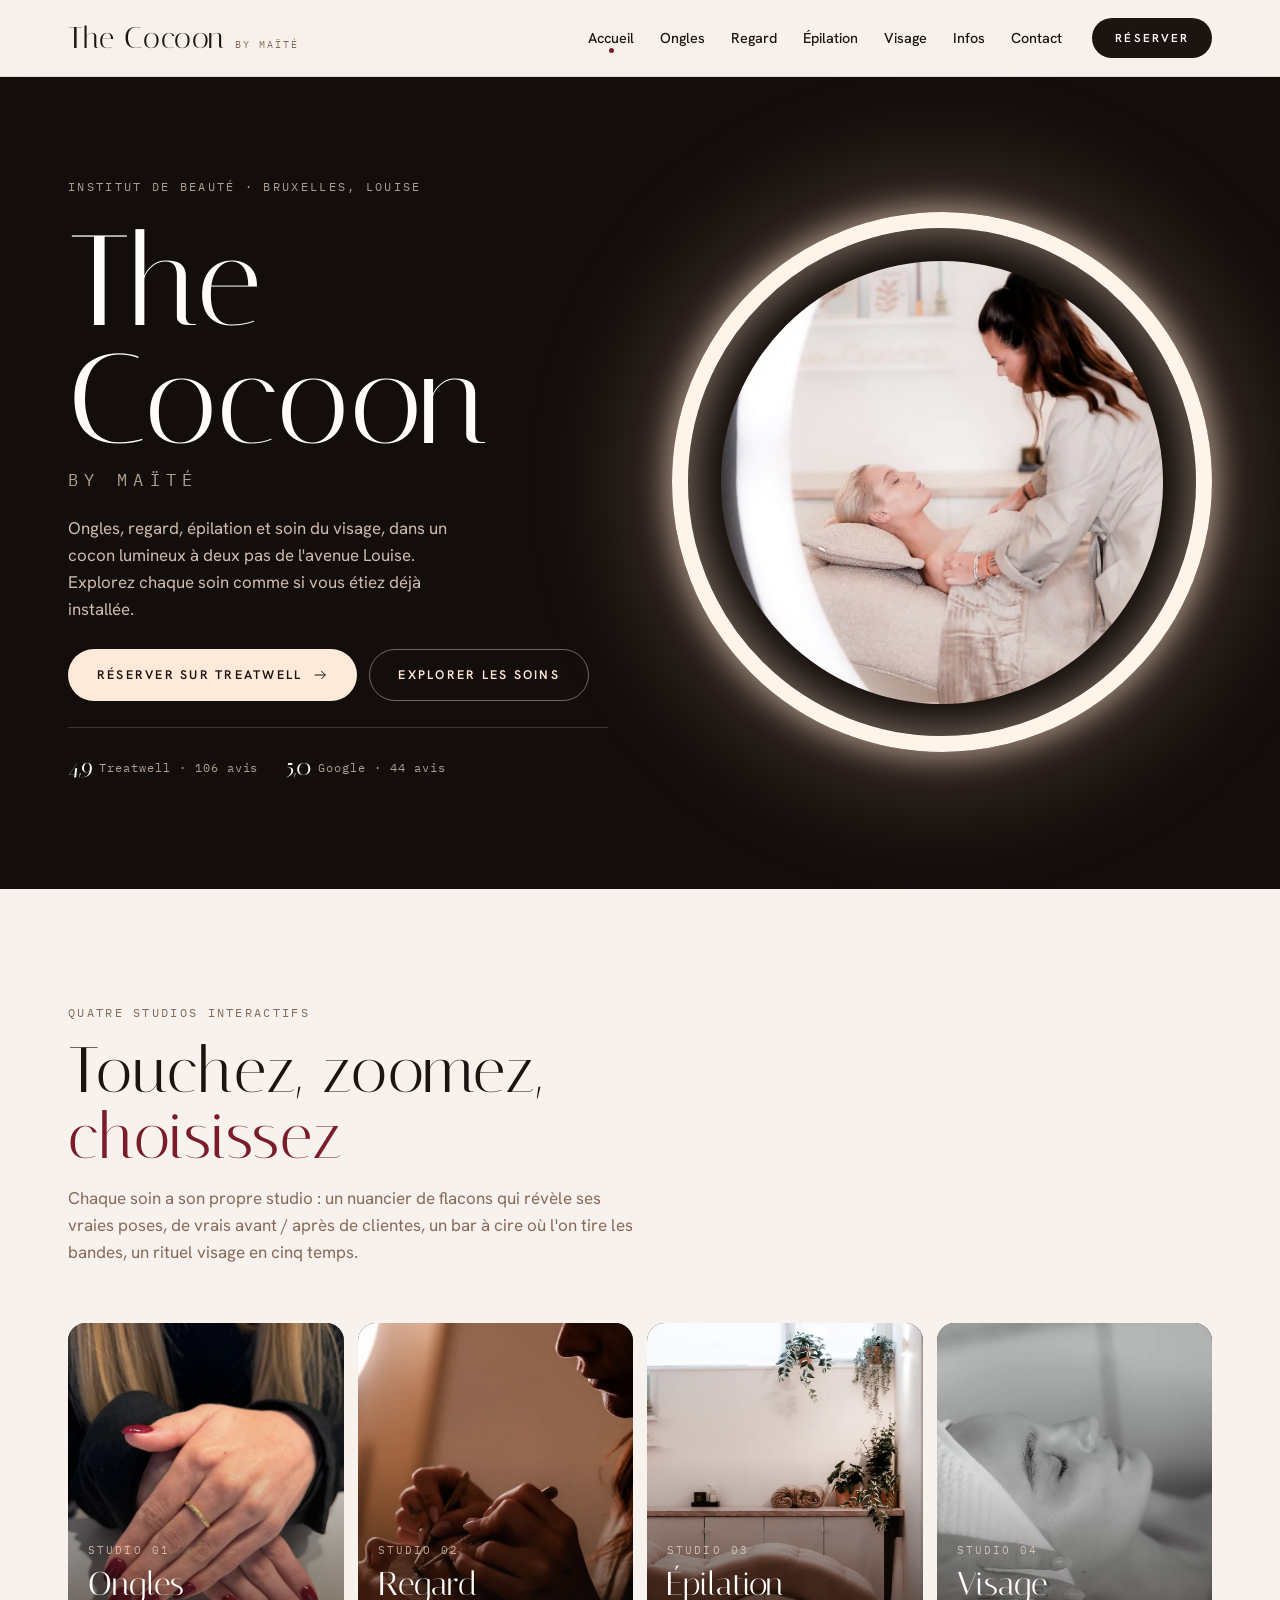
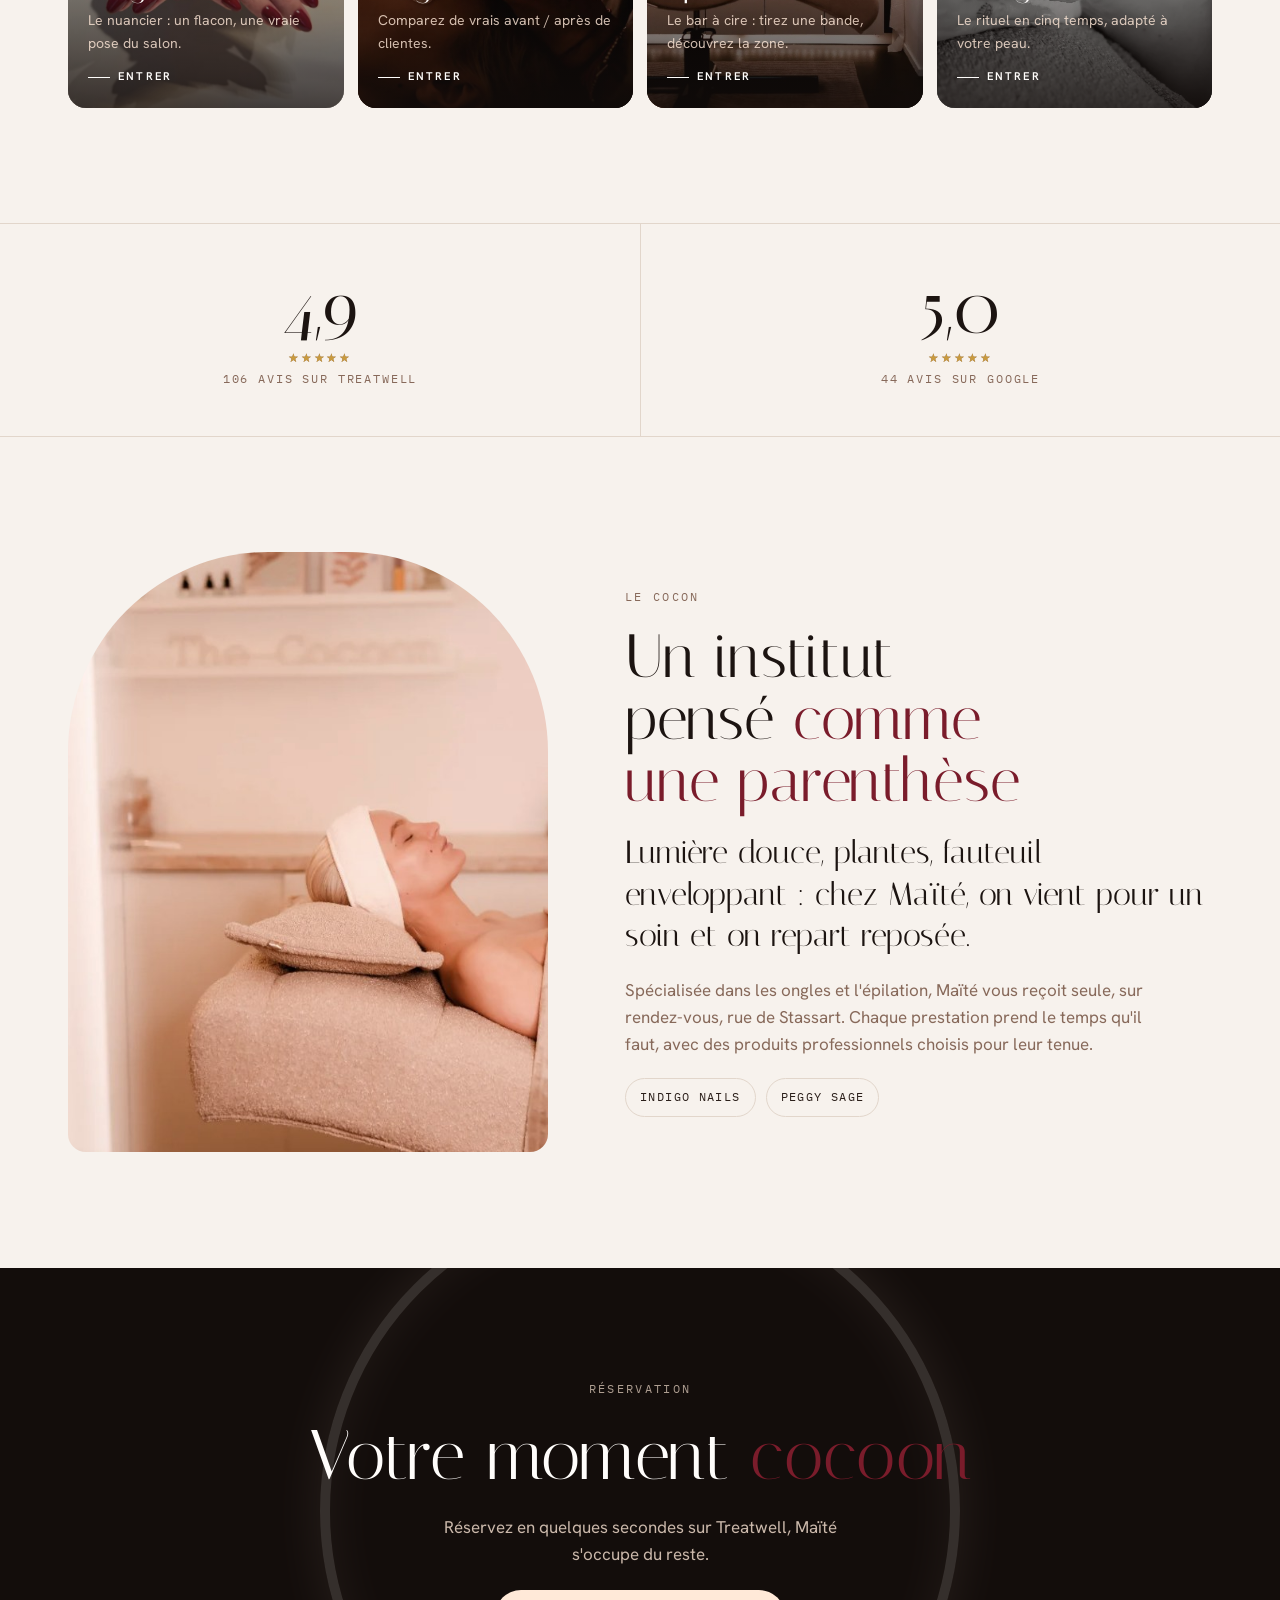
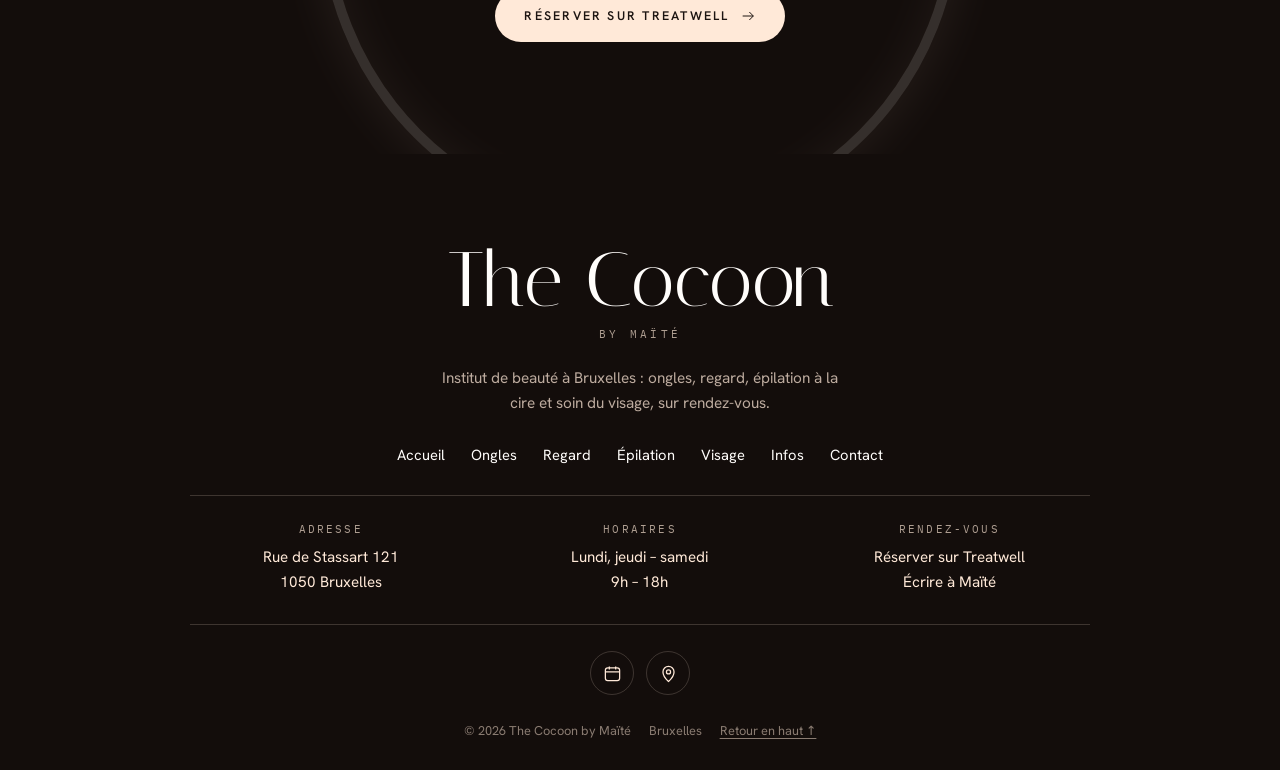
<file: index.html>
<!doctype html>
<html lang="fr">
<head>
<meta charset="utf-8">
<meta name="viewport" content="width=device-width, initial-scale=1, viewport-fit=cover">
<meta name="theme-color" content="#130D0B">
<meta property="og:title" content="The Cocoon by Maïté">
<meta property="og:description" content="Institut de beauté à Bruxelles (Louise) : ongles, regard, épilation à la cire et soin du visage. Réservation en ligne.">
<meta property="og:image" content="images/maite.jpg">
<title>The Cocoon by Maïté</title>
<meta name="description" content="Institut de beauté à Bruxelles (Louise) : ongles, regard, épilation à la cire et soin du visage. Réservation en ligne.">
<link rel="preconnect" href="https://fonts.googleapis.com">
<link rel="preconnect" href="https://fonts.gstatic.com" crossorigin>
<link rel="stylesheet" href="https://fonts.googleapis.com/css2?family=Italiana&family=Hanken+Grotesk:wght@400;500;600&family=IBM+Plex+Mono:wght@400;500&display=swap">
<link rel="stylesheet" href="styles.css">
</head>
<body>
<header class="site-header" id="top">
  <div class="wrap header-in">
    <a class="logo" href="index.html" aria-label="The Cocoon by Maïté, accueil"><span class="logo-name">The Cocoon</span><span class="logo-sub">by Maïté</span></a>
    <nav class="nav" aria-label="Navigation principale">
      <ul class="nav-links">
        <li><a href="index.html" aria-current="page">Accueil</a></li>
        <li><a href="ongles.html">Ongles</a></li>
        <li><a href="regard.html">Regard</a></li>
        <li><a href="epilation.html">Épilation</a></li>
        <li><a href="visage.html">Visage</a></li>
        <li><a href="infos.html">Infos</a></li>
        <li><a href="contact.html">Contact</a></li>
      </ul>
      <a class="btn btn-ink btn-sm" href="https://www.treatwell.be/fr/salon/the-cocoon-by-maite/" target="_blank" rel="noopener">Réserver</a>
    </nav>
    <button class="burger" id="burger" type="button" aria-label="Ouvrir le menu" aria-expanded="false" aria-controls="mobile-menu"><span class="b-label">Menu</span><span class="b-icon" aria-hidden="true"><i></i><i></i></span></button>
  </div>
</header>
<div class="mobile-menu" id="mobile-menu" aria-hidden="true" inert>
  <div class="m-top"><a class="logo" href="index.html" aria-label="The Cocoon by Maïté, accueil"><span class="logo-name">The Cocoon</span><span class="logo-sub">by Maïté</span></a><button class="burger m-close" type="button" aria-expanded="true" aria-label="Fermer le menu"><span class="b-label">Fermer</span><span class="b-icon" aria-hidden="true"><i></i><i></i></span></button></div>
  <nav class="m-nav" aria-label="Menu mobile">
    <ul class="m-list">
      <li style="--i:0"><a class="m-link" href="index.html" aria-current="page">Accueil</a></li>
      <li style="--i:1"><a class="m-link" href="ongles.html">Ongles</a></li>
      <li style="--i:2"><a class="m-link" href="regard.html">Regard</a></li>
      <li style="--i:3"><a class="m-link" href="epilation.html">Épilation</a></li>
      <li style="--i:4"><a class="m-link" href="visage.html">Visage</a></li>
      <li style="--i:5"><a class="m-link" href="infos.html">Infos</a></li>
      <li style="--i:6"><a class="m-link" href="contact.html">Contact</a></li>
    </ul>
    <span class="m-orn" aria-hidden="true"></span>
    <a class="btn btn-ink m-cta" href="https://www.treatwell.be/fr/salon/the-cocoon-by-maite/" target="_blank" rel="noopener">Réserver</a>
  </nav>
</div>
<main>
<section class="hero">
  <div class="wrap hero-in">
    <div class="hero-copy">
      <span class="eyebrow">Institut de beauté · Bruxelles, Louise</span>
      <h1>The Cocoon<span>by Maïté</span></h1>
      <p class="hero-lead">Ongles, regard, épilation et soin du visage, dans un cocon lumineux à deux pas de l'avenue Louise. Explorez chaque soin comme si vous étiez déjà installée.</p>
      <div class="hero-cta"><a class="btn btn-glow" href="https://www.treatwell.be/fr/salon/the-cocoon-by-maite/" target="_blank" rel="noopener">Réserver sur Treatwell <svg viewBox="0 0 24 24" fill="none" stroke="currentColor" stroke-width="1.5" aria-hidden="true"><path d="M4 12h16M14 6l6 6-6 6"/></svg></a><a class="btn btn-line-light" href="ongles.html">Explorer les soins</a></div>
      <div class="hero-stats"><span><b>4,9</b>Treatwell · 106 avis</span><span><b>5,0</b>Google · 44 avis</span></div>
    </div>
    <div class="ring-wrap" aria-hidden="true">
      <div class="ring-photo"><img src="images/maite.jpg" alt="" width="787" height="753"></div>
      <div class="ring"></div>
    </div>
  </div>
</section>

<section class="section">
  <div class="wrap">
    <div class="section-head"><span class="eyebrow">Quatre studios interactifs</span><h2>Touchez, zoomez, <em>choisissez</em></h2><p>Chaque soin a son propre studio : un nuancier de flacons qui révèle ses vraies poses, de vrais avant / après de clientes, un bar à cire où l'on tire les bandes, un rituel visage en cinq temps.</p></div>
    <div class="doors">
      <a class="door" href="ongles.html"><img src="images/n-bordeaux.jpg" alt="" loading="lazy"><span class="scanline"></span><span class="door-body"><span class="door-k">Studio 01</span><h3>Ongles</h3><p>Le nuancier : un flacon, une vraie pose du salon.</p><span class="door-go"><i></i>Entrer</span></span></a>
      <a class="door" href="regard.html"><img src="images/cils-pose.jpg" alt="" loading="lazy" style="object-position:60% 50%"><span class="scanline"></span><span class="door-body"><span class="door-k">Studio 02</span><h3>Regard</h3><p>Comparez de vrais avant / après de clientes.</p><span class="door-go"><i></i>Entrer</span></span></a>
      <a class="door" href="epilation.html"><img src="images/salon.jpg" alt="" loading="lazy" style="object-position:30% 50%"><span class="scanline"></span><span class="door-body"><span class="door-k">Studio 03</span><h3>Épilation</h3><p>Le bar à cire : tirez une bande, découvrez la zone.</p><span class="door-go"><i></i>Entrer</span></span></a>
      <a class="door" href="visage.html"><img src="images/soin-nb.jpg" alt="" loading="lazy" style="object-position:45% 50%"><span class="scanline"></span><span class="door-body"><span class="door-k">Studio 04</span><h3>Visage</h3><p>Le rituel en cinq temps, adapté à votre peau.</p><span class="door-go"><i></i>Entrer</span></span></a>
    </div>
  </div>
</section>

<section class="ratings" aria-label="Avis clients">
  <div class="rating"><b>4,9</b><span class="stars" role="img" aria-label="4,9 sur 5"><i style="width:98%"></i></span><span>106 avis sur Treatwell</span></div>
  <div class="rating"><b>5,0</b><span class="stars" role="img" aria-label="5 sur 5"><i style="width:100%"></i></span><span>44 avis sur Google</span></div>
</section>

<section class="section">
  <div class="wrap about">
    <figure><img src="images/soin-detente.jpg" alt="Une cliente détendue pendant un soin au salon" loading="lazy" width="789" height="754"></figure>
    <div class="about-copy">
      <span class="eyebrow">Le cocon</span>
      <h2>Un institut pensé <em>comme une parenthèse</em></h2>
      <p class="big">Lumière douce, plantes, fauteuil enveloppant : chez Maïté, on vient pour un soin et on repart reposée.</p>
      <p>Spécialisée dans les ongles et l'épilation, Maïté vous reçoit seule, sur rendez-vous, rue de Stassart. Chaque prestation prend le temps qu'il faut, avec des produits professionnels choisis pour leur tenue.</p>
      <div class="brands"><span>Indigo Nails</span><span>Peggy Sage</span></div>
    </div>
  </div>
</section>
<section class="cta-band"><div class="wrap cta-in"><span class="eyebrow" style="color:var(--hud)">Réservation</span><h2>Votre moment <em>cocoon</em></h2><p>Réservez en quelques secondes sur Treatwell, Maïté s'occupe du reste.</p><a class="btn btn-glow" href="https://www.treatwell.be/fr/salon/the-cocoon-by-maite/" target="_blank" rel="noopener">Réserver sur Treatwell <svg viewBox="0 0 24 24" fill="none" stroke="currentColor" stroke-width="1.5" aria-hidden="true"><path d="M4 12h16M14 6l6 6-6 6"/></svg></a></div></section>
</main>
<footer class="site-footer">
  <div class="wrap f-in">
    <div class="f-logo">The Cocoon<small>by Maïté</small></div>
    <p class="f-tag">Institut de beauté à Bruxelles : ongles, regard, épilation à la cire et soin du visage, sur rendez-vous.</p>
    <ul class="f-nav"><li><a href="index.html">Accueil</a></li><li><a href="ongles.html">Ongles</a></li><li><a href="regard.html">Regard</a></li><li><a href="epilation.html">Épilation</a></li><li><a href="visage.html">Visage</a></li><li><a href="infos.html">Infos</a></li><li><a href="contact.html">Contact</a></li></ul>
    <div class="f-cols">
      <div><h4>Adresse</h4><p>Rue de Stassart 121<br>1050 Bruxelles</p></div>
      <div><h4>Horaires</h4><p>Lundi, jeudi – samedi<br>9h – 18h</p></div>
      <div><h4>Rendez-vous</h4><p><a href="https://www.treatwell.be/fr/salon/the-cocoon-by-maite/" target="_blank" rel="noopener">Réserver sur Treatwell</a><br><a href="contact.html">Écrire à Maïté</a></p></div>
    </div>
    <div class="socials">
      <a href="https://www.treatwell.be/fr/salon/the-cocoon-by-maite/" target="_blank" rel="noopener" aria-label="Réserver sur Treatwell"><svg viewBox="0 0 24 24" fill="none" stroke="currentColor" stroke-width="1.6" aria-hidden="true"><rect x="3" y="5" width="18" height="16" rx="3"/><path d="M3 10h18M8 3v4M16 3v4"/></svg></a>
      <a href="https://www.google.com/maps/search/?api=1&amp;query=The+Cocoon+by+Ma%C3%AFt%C3%A9+Rue+de+Stassart+121+Bruxelles" target="_blank" rel="noopener" aria-label="The Cocoon sur Google Maps"><svg viewBox="0 0 24 24" fill="none" stroke="currentColor" stroke-width="1.6" aria-hidden="true"><path d="M12 22s7-6.2 7-12a7 7 0 1 0-14 0c0 5.8 7 12 7 12z"/><circle cx="12" cy="10" r="2.6"/></svg></a>
    </div>
    <div class="f-small"><span>© <span id="year">2026</span> The Cocoon by Maïté</span><span>Bruxelles</span><button type="button" class="f-top" data-top>Retour en haut ↑</button></div>
  </div>
</footer>
<button type="button" class="to-top" id="to-top" data-top aria-label="Retour en haut de la page"><svg viewBox="0 0 24 24" fill="none" stroke="currentColor" stroke-width="1.8" aria-hidden="true"><path d="M12 19V5M6 11l6-6 6 6"/></svg></button>
<script src="script.js"></script>
</body>
</html>
</file>
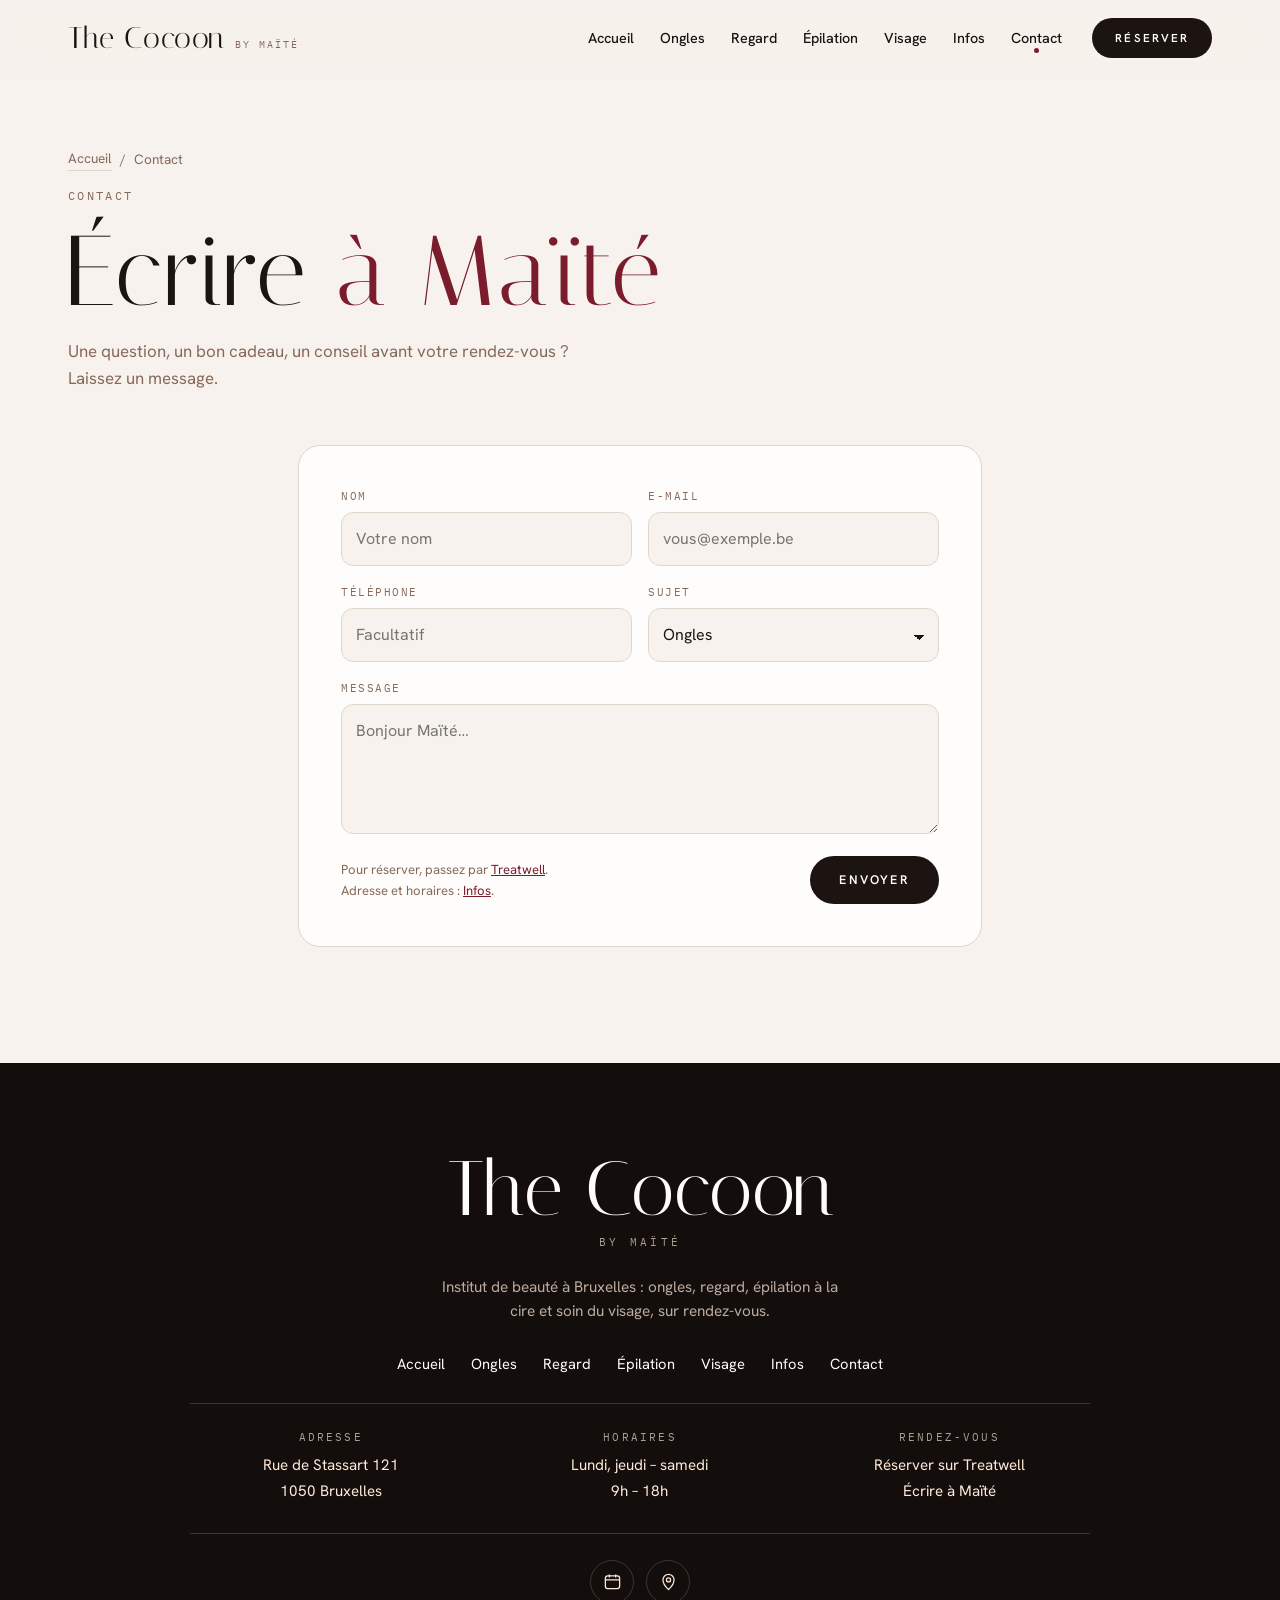
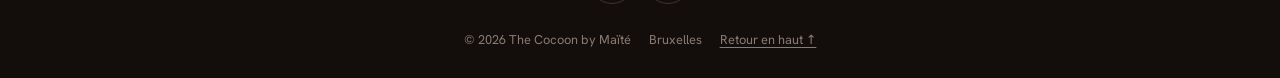
<file: contact.html>
<!doctype html>
<html lang="fr">
<head>
<meta charset="utf-8">
<meta name="viewport" content="width=device-width, initial-scale=1, viewport-fit=cover">
<meta name="theme-color" content="#130D0B">
<meta property="og:title" content="Contact · The Cocoon by Maïté">
<meta property="og:description" content="Écrire à Maïté : questions, bons cadeaux, conseils.">
<meta property="og:image" content="images/maite.jpg">
<title>Contact · The Cocoon by Maïté</title>
<meta name="description" content="Écrire à Maïté : questions, bons cadeaux, conseils.">
<link rel="preconnect" href="https://fonts.googleapis.com">
<link rel="preconnect" href="https://fonts.gstatic.com" crossorigin>
<link rel="stylesheet" href="https://fonts.googleapis.com/css2?family=Italiana&family=Hanken+Grotesk:wght@400;500;600&family=IBM+Plex+Mono:wght@400;500&display=swap">
<link rel="stylesheet" href="styles.css">
</head>
<body>
<header class="site-header" id="top">
  <div class="wrap header-in">
    <a class="logo" href="index.html" aria-label="The Cocoon by Maïté, accueil"><span class="logo-name">The Cocoon</span><span class="logo-sub">by Maïté</span></a>
    <nav class="nav" aria-label="Navigation principale">
      <ul class="nav-links">
        <li><a href="index.html">Accueil</a></li>
        <li><a href="ongles.html">Ongles</a></li>
        <li><a href="regard.html">Regard</a></li>
        <li><a href="epilation.html">Épilation</a></li>
        <li><a href="visage.html">Visage</a></li>
        <li><a href="infos.html">Infos</a></li>
        <li><a href="contact.html" aria-current="page">Contact</a></li>
      </ul>
      <a class="btn btn-ink btn-sm" href="https://www.treatwell.be/fr/salon/the-cocoon-by-maite/" target="_blank" rel="noopener">Réserver</a>
    </nav>
    <button class="burger" id="burger" type="button" aria-label="Ouvrir le menu" aria-expanded="false" aria-controls="mobile-menu"><span class="b-label">Menu</span><span class="b-icon" aria-hidden="true"><i></i><i></i></span></button>
  </div>
</header>
<div class="mobile-menu" id="mobile-menu" aria-hidden="true" inert>
  <div class="m-top"><a class="logo" href="index.html" aria-label="The Cocoon by Maïté, accueil"><span class="logo-name">The Cocoon</span><span class="logo-sub">by Maïté</span></a><button class="burger m-close" type="button" aria-expanded="true" aria-label="Fermer le menu"><span class="b-label">Fermer</span><span class="b-icon" aria-hidden="true"><i></i><i></i></span></button></div>
  <nav class="m-nav" aria-label="Menu mobile">
    <ul class="m-list">
      <li style="--i:0"><a class="m-link" href="index.html">Accueil</a></li>
      <li style="--i:1"><a class="m-link" href="ongles.html">Ongles</a></li>
      <li style="--i:2"><a class="m-link" href="regard.html">Regard</a></li>
      <li style="--i:3"><a class="m-link" href="epilation.html">Épilation</a></li>
      <li style="--i:4"><a class="m-link" href="visage.html">Visage</a></li>
      <li style="--i:5"><a class="m-link" href="infos.html">Infos</a></li>
      <li style="--i:6"><a class="m-link" href="contact.html" aria-current="page">Contact</a></li>
    </ul>
    <span class="m-orn" aria-hidden="true"></span>
    <a class="btn btn-ink m-cta" href="https://www.treatwell.be/fr/salon/the-cocoon-by-maite/" target="_blank" rel="noopener">Réserver</a>
  </nav>
</div>
<main>
<header class="page-head"><div class="wrap"><nav class="crumb" aria-label="Fil d'Ariane"><a href="index.html">Accueil</a><span aria-hidden="true">/</span><span aria-current="page">Contact</span></nav><span class="eyebrow">Contact</span><h1>Écrire <em>à Maïté</em></h1><p class="lead">Une question, un bon cadeau, un conseil avant votre rendez-vous ? Laissez un message.</p></div></header>

<section class="section" style="padding-top:8px">
  <div class="wrap contact-solo">
    <form class="card-form" id="form-contact" novalidate>
      <input type="checkbox" name="botcheck" class="hp" tabindex="-1" autocomplete="off" aria-hidden="true">
      <div class="fields">
        <div class="field"><label for="c-nom">Nom</label><input id="c-nom" name="name" type="text" autocomplete="name" required placeholder="Votre nom"></div>
        <div class="field"><label for="c-email">E-mail</label><input id="c-email" name="email" type="email" autocomplete="email" required placeholder="vous@exemple.be"></div>
        <div class="field"><label for="c-tel">Téléphone</label><input id="c-tel" name="phone" type="tel" autocomplete="tel" placeholder="Facultatif"></div>
        <div class="field"><label for="c-sujet">Sujet</label><select id="c-sujet" name="sujet"><option>Ongles</option><option>Regard</option><option>Épilation</option><option>Soin du visage</option><option>Bon cadeau</option><option>Autre</option></select></div>
        <div class="field full"><label for="c-msg">Message</label><textarea id="c-msg" name="message" required placeholder="Bonjour Maïté…"></textarea></div>
      </div>
      <div class="form-foot"><small>Pour réserver, passez par <a href="https://www.treatwell.be/fr/salon/the-cocoon-by-maite/" target="_blank" rel="noopener">Treatwell</a>. Adresse et horaires : <a href="infos.html">Infos</a>.</small><button class="btn btn-ink" type="submit">Envoyer</button></div>
      <div class="status" role="status" aria-live="polite"></div>
    </form>
  </div>
</section>
</main>
<footer class="site-footer">
  <div class="wrap f-in">
    <div class="f-logo">The Cocoon<small>by Maïté</small></div>
    <p class="f-tag">Institut de beauté à Bruxelles : ongles, regard, épilation à la cire et soin du visage, sur rendez-vous.</p>
    <ul class="f-nav"><li><a href="index.html">Accueil</a></li><li><a href="ongles.html">Ongles</a></li><li><a href="regard.html">Regard</a></li><li><a href="epilation.html">Épilation</a></li><li><a href="visage.html">Visage</a></li><li><a href="infos.html">Infos</a></li><li><a href="contact.html">Contact</a></li></ul>
    <div class="f-cols">
      <div><h4>Adresse</h4><p>Rue de Stassart 121<br>1050 Bruxelles</p></div>
      <div><h4>Horaires</h4><p>Lundi, jeudi – samedi<br>9h – 18h</p></div>
      <div><h4>Rendez-vous</h4><p><a href="https://www.treatwell.be/fr/salon/the-cocoon-by-maite/" target="_blank" rel="noopener">Réserver sur Treatwell</a><br><a href="contact.html">Écrire à Maïté</a></p></div>
    </div>
    <div class="socials">
      <a href="https://www.treatwell.be/fr/salon/the-cocoon-by-maite/" target="_blank" rel="noopener" aria-label="Réserver sur Treatwell"><svg viewBox="0 0 24 24" fill="none" stroke="currentColor" stroke-width="1.6" aria-hidden="true"><rect x="3" y="5" width="18" height="16" rx="3"/><path d="M3 10h18M8 3v4M16 3v4"/></svg></a>
      <a href="https://www.google.com/maps/search/?api=1&amp;query=The+Cocoon+by+Ma%C3%AFt%C3%A9+Rue+de+Stassart+121+Bruxelles" target="_blank" rel="noopener" aria-label="The Cocoon sur Google Maps"><svg viewBox="0 0 24 24" fill="none" stroke="currentColor" stroke-width="1.6" aria-hidden="true"><path d="M12 22s7-6.2 7-12a7 7 0 1 0-14 0c0 5.8 7 12 7 12z"/><circle cx="12" cy="10" r="2.6"/></svg></a>
    </div>
    <div class="f-small"><span>© <span id="year">2026</span> The Cocoon by Maïté</span><span>Bruxelles</span><button type="button" class="f-top" data-top>Retour en haut ↑</button></div>
  </div>
</footer>
<button type="button" class="to-top" id="to-top" data-top aria-label="Retour en haut de la page"><svg viewBox="0 0 24 24" fill="none" stroke="currentColor" stroke-width="1.8" aria-hidden="true"><path d="M12 19V5M6 11l6-6 6 6"/></svg></button>
<script src="script.js"></script>
</body>
</html>
</file>
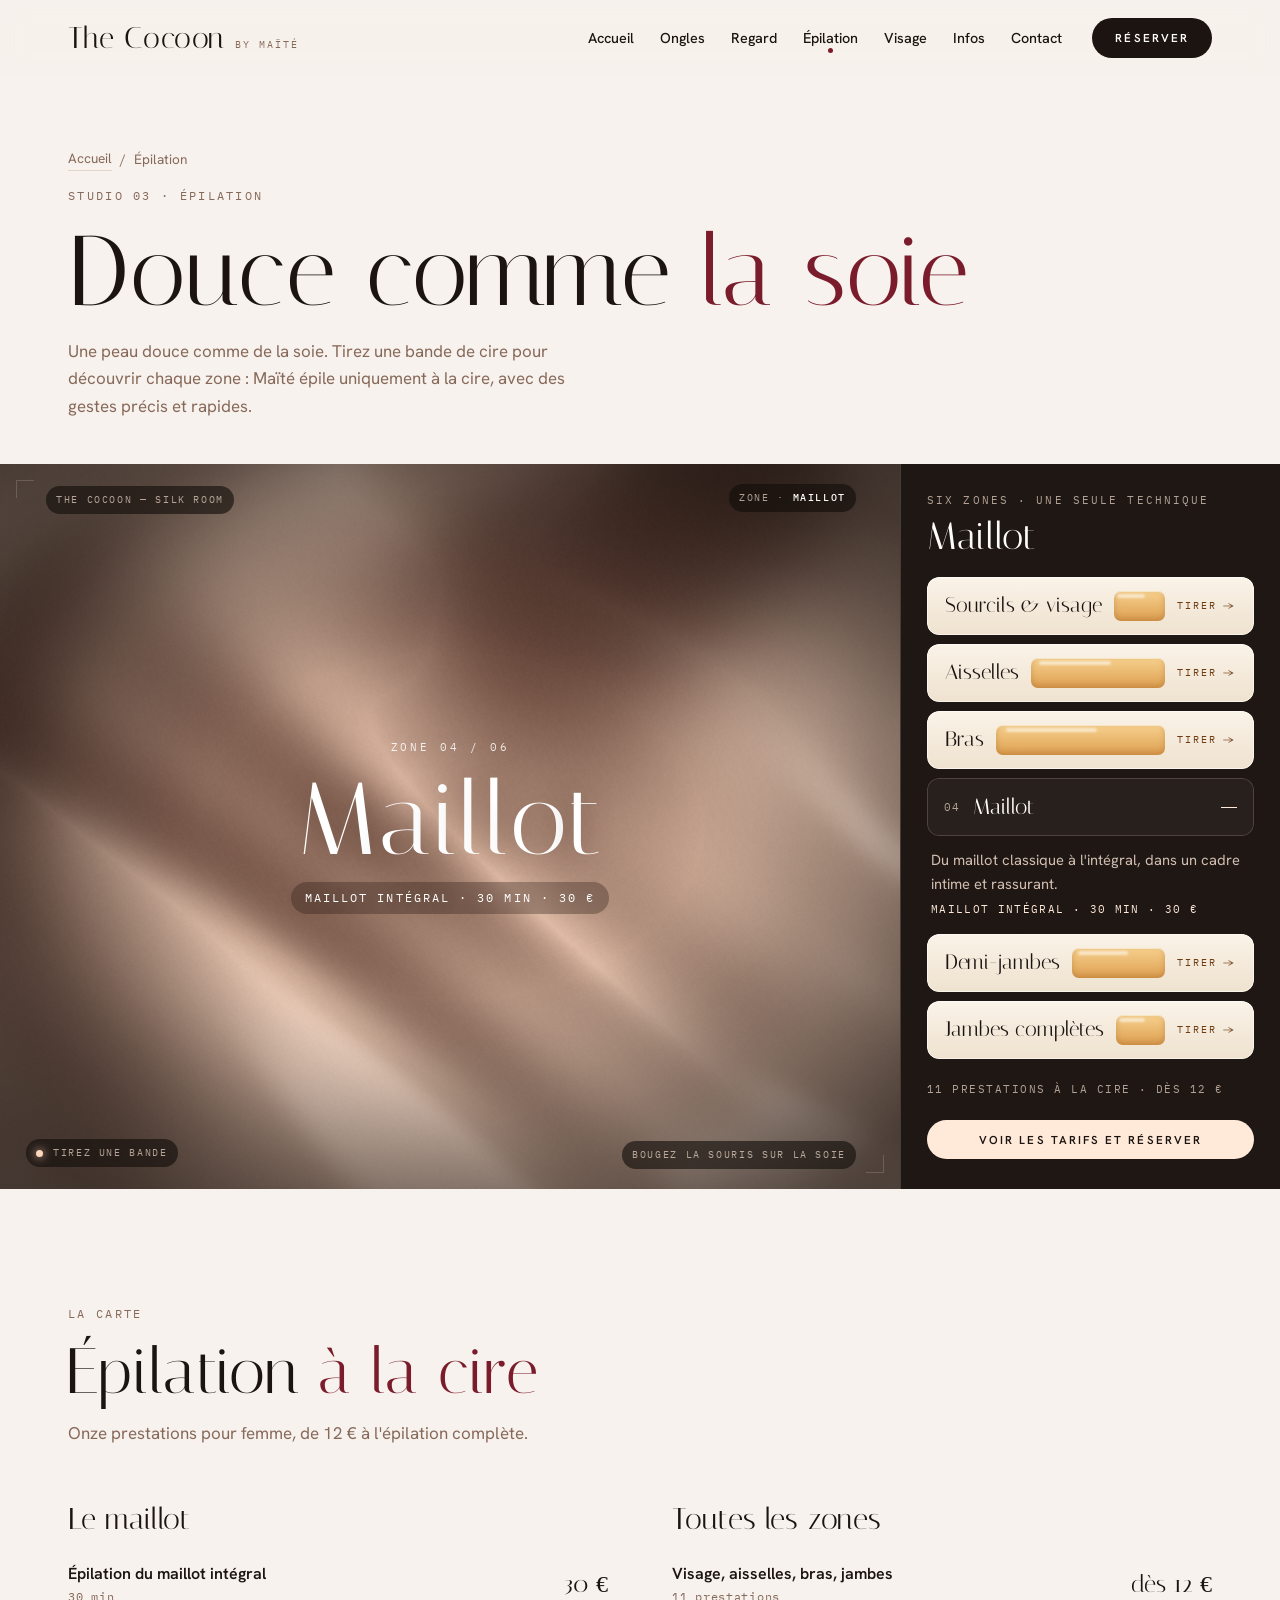
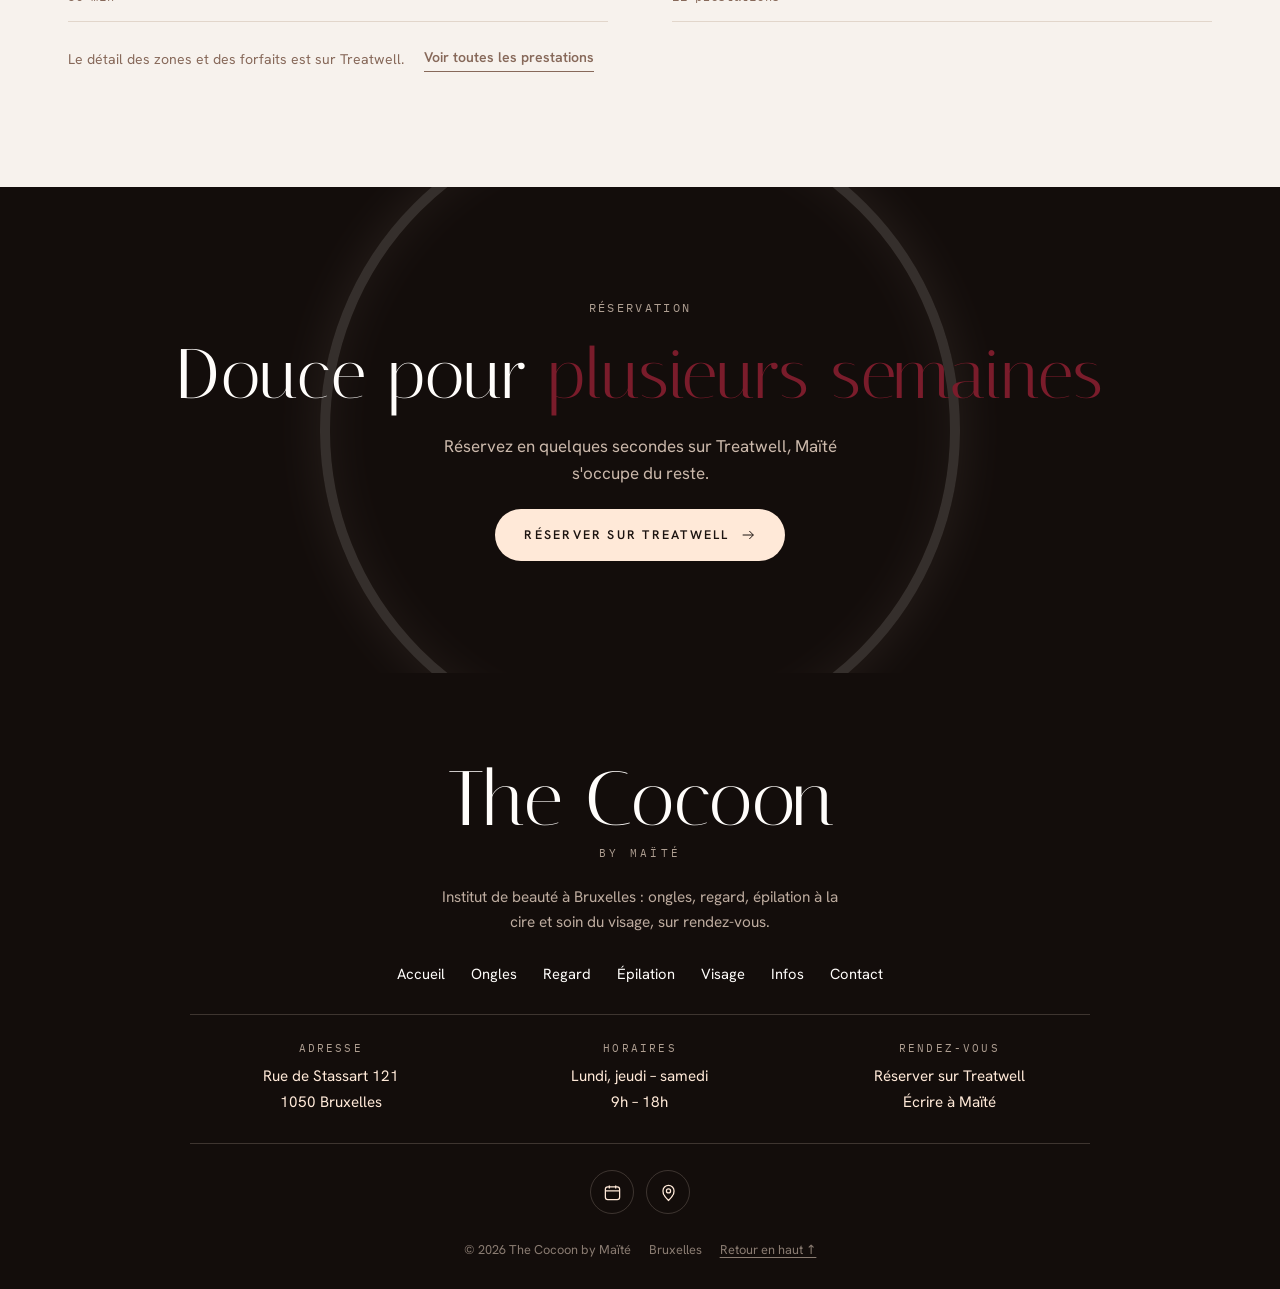
<file: epilation.html>
<!doctype html>
<html lang="fr">
<head>
<meta charset="utf-8">
<meta name="viewport" content="width=device-width, initial-scale=1, viewport-fit=cover">
<meta name="theme-color" content="#130D0B">
<meta property="og:title" content="Épilation · The Cocoon by Maïté">
<meta property="og:description" content="Épilation à la cire pour femme chez The Cocoon by Maïté, Bruxelles.">
<meta property="og:image" content="images/maite.jpg">
<title>Épilation · The Cocoon by Maïté</title>
<meta name="description" content="Épilation à la cire pour femme chez The Cocoon by Maïté, Bruxelles.">
<link rel="preconnect" href="https://fonts.googleapis.com">
<link rel="preconnect" href="https://fonts.gstatic.com" crossorigin>
<link rel="stylesheet" href="https://fonts.googleapis.com/css2?family=Italiana&family=Hanken+Grotesk:wght@400;500;600&family=IBM+Plex+Mono:wght@400;500&display=swap">
<link rel="stylesheet" href="styles.css">
</head>
<body>
<header class="site-header" id="top">
  <div class="wrap header-in">
    <a class="logo" href="index.html" aria-label="The Cocoon by Maïté, accueil"><span class="logo-name">The Cocoon</span><span class="logo-sub">by Maïté</span></a>
    <nav class="nav" aria-label="Navigation principale">
      <ul class="nav-links">
        <li><a href="index.html">Accueil</a></li>
        <li><a href="ongles.html">Ongles</a></li>
        <li><a href="regard.html">Regard</a></li>
        <li><a href="epilation.html" aria-current="page">Épilation</a></li>
        <li><a href="visage.html">Visage</a></li>
        <li><a href="infos.html">Infos</a></li>
        <li><a href="contact.html">Contact</a></li>
      </ul>
      <a class="btn btn-ink btn-sm" href="https://www.treatwell.be/fr/salon/the-cocoon-by-maite/" target="_blank" rel="noopener">Réserver</a>
    </nav>
    <button class="burger" id="burger" type="button" aria-label="Ouvrir le menu" aria-expanded="false" aria-controls="mobile-menu"><span class="b-label">Menu</span><span class="b-icon" aria-hidden="true"><i></i><i></i></span></button>
  </div>
</header>
<div class="mobile-menu" id="mobile-menu" aria-hidden="true" inert>
  <div class="m-top"><a class="logo" href="index.html" aria-label="The Cocoon by Maïté, accueil"><span class="logo-name">The Cocoon</span><span class="logo-sub">by Maïté</span></a><button class="burger m-close" type="button" aria-expanded="true" aria-label="Fermer le menu"><span class="b-label">Fermer</span><span class="b-icon" aria-hidden="true"><i></i><i></i></span></button></div>
  <nav class="m-nav" aria-label="Menu mobile">
    <ul class="m-list">
      <li style="--i:0"><a class="m-link" href="index.html">Accueil</a></li>
      <li style="--i:1"><a class="m-link" href="ongles.html">Ongles</a></li>
      <li style="--i:2"><a class="m-link" href="regard.html">Regard</a></li>
      <li style="--i:3"><a class="m-link" href="epilation.html" aria-current="page">Épilation</a></li>
      <li style="--i:4"><a class="m-link" href="visage.html">Visage</a></li>
      <li style="--i:5"><a class="m-link" href="infos.html">Infos</a></li>
      <li style="--i:6"><a class="m-link" href="contact.html">Contact</a></li>
    </ul>
    <span class="m-orn" aria-hidden="true"></span>
    <a class="btn btn-ink m-cta" href="https://www.treatwell.be/fr/salon/the-cocoon-by-maite/" target="_blank" rel="noopener">Réserver</a>
  </nav>
</div>
<main>
<header class="page-head"><div class="wrap"><nav class="crumb" aria-label="Fil d'Ariane"><a href="index.html">Accueil</a><span aria-hidden="true">/</span><span aria-current="page">Épilation</span></nav><span class="eyebrow">Studio 03 · Épilation</span><h1>Douce comme <em>la soie</em></h1><p class="lead">Une peau douce comme de la soie. Tirez une bande de cire pour découvrir chaque zone : Maïté épile uniquement à la cire, avec des gestes précis et rapides.</p></div></header>

<section class="studio" id="wax-studio" aria-label="Le bar à cire">
  <div class="studio-grid">
    <div class="stage wax-stage">
      <canvas class="silk" aria-hidden="true"></canvas>
      <div class="silk-fallback" aria-hidden="true"></div>
      <div class="wax-word" aria-live="polite">
        <span class="ww-k" id="ww-k">Cire tiède · femme</span>
        <b class="ww-name" id="ww-name">Peau douce</b>
        <span class="ww-price" id="ww-price"></span>
      </div>
      <div class="hud" aria-hidden="true"><span class="hud-tl">The Cocoon — Silk Room</span><span class="hud-tr">Zone · <b id="hud-zone">—</b></span><span class="hud-bl">Tirez une bande</span><span class="hud-br">Bougez la souris sur la soie</span></div>
    </div>
    <aside class="panel">
      <div class="panel-head"><span class="panel-k">Six zones · une seule technique</span><h2 class="panel-title" id="wx-title">Tirez une bande</h2></div>
      <ul class="strips">
        <li class="strip-item">
          <button class="strip" type="button" aria-expanded="false" aria-controls="wx-d0" data-z="0">
            <span class="strip-under"><span class="su-n">01</span><b>Sourcils &amp; visage</b><i aria-hidden="true"></i></span>
            <span class="strip-front" aria-hidden="true"><span class="sf-band"></span><b>Sourcils &amp; visage</b><em>Tirer</em></span>
            <span class="strip-curl" aria-hidden="true"></span>
          </button>
          <div class="strip-detail" id="wx-d0"><div><p>Lèvre, menton, sourcils : des gestes précis pour un résultat net et naturel.</p><span class="sd-price">Tarifs sur Treatwell</span></div></div>
        </li>
        <li class="strip-item">
          <button class="strip" type="button" aria-expanded="false" aria-controls="wx-d1" data-z="1">
            <span class="strip-under"><span class="su-n">02</span><b>Aisselles</b><i aria-hidden="true"></i></span>
            <span class="strip-front" aria-hidden="true"><span class="sf-band"></span><b>Aisselles</b><em>Tirer</em></span>
            <span class="strip-curl" aria-hidden="true"></span>
          </button>
          <div class="strip-detail" id="wx-d1"><div><p>Une épilation rapide et nette, pour des aisselles douces pendant plusieurs semaines.</p><span class="sd-price">Tarifs sur Treatwell</span></div></div>
        </li>
        <li class="strip-item">
          <button class="strip" type="button" aria-expanded="false" aria-controls="wx-d2" data-z="2">
            <span class="strip-under"><span class="su-n">03</span><b>Bras</b><i aria-hidden="true"></i></span>
            <span class="strip-front" aria-hidden="true"><span class="sf-band"></span><b>Bras</b><em>Tirer</em></span>
            <span class="strip-curl" aria-hidden="true"></span>
          </button>
          <div class="strip-detail" id="wx-d2"><div><p>Avant-bras ou bras complets, pour une peau lisse jusqu'au poignet.</p><span class="sd-price">Tarifs sur Treatwell</span></div></div>
        </li>
        <li class="strip-item">
          <button class="strip" type="button" aria-expanded="false" aria-controls="wx-d3" data-z="3">
            <span class="strip-under"><span class="su-n">04</span><b>Maillot</b><i aria-hidden="true"></i></span>
            <span class="strip-front" aria-hidden="true"><span class="sf-band"></span><b>Maillot</b><em>Tirer</em></span>
            <span class="strip-curl" aria-hidden="true"></span>
          </button>
          <div class="strip-detail" id="wx-d3"><div><p>Du maillot classique à l'intégral, dans un cadre intime et rassurant.</p><span class="sd-price">Maillot intégral · 30 min · 30 €</span></div></div>
        </li>
        <li class="strip-item">
          <button class="strip" type="button" aria-expanded="false" aria-controls="wx-d4" data-z="4">
            <span class="strip-under"><span class="su-n">05</span><b>Demi-jambes</b><i aria-hidden="true"></i></span>
            <span class="strip-front" aria-hidden="true"><span class="sf-band"></span><b>Demi-jambes</b><em>Tirer</em></span>
            <span class="strip-curl" aria-hidden="true"></span>
          </button>
          <div class="strip-detail" id="wx-d4"><div><p>Des chevilles aux genoux : la zone la plus demandée, idéale avant l'été.</p><span class="sd-price">Tarifs sur Treatwell</span></div></div>
        </li>
        <li class="strip-item">
          <button class="strip" type="button" aria-expanded="false" aria-controls="wx-d5" data-z="5">
            <span class="strip-under"><span class="su-n">06</span><b>Jambes complètes</b><i aria-hidden="true"></i></span>
            <span class="strip-front" aria-hidden="true"><span class="sf-band"></span><b>Jambes complètes</b><em>Tirer</em></span>
            <span class="strip-curl" aria-hidden="true"></span>
          </button>
          <div class="strip-detail" id="wx-d5"><div><p>Des chevilles au haut des cuisses, pour des jambes douces en une seule séance.</p><span class="sd-price">Tarifs sur Treatwell</span></div></div>
        </li>
      </ul>
      <p class="studio-note">11 prestations à la cire · dès 12 €</p>
      <div class="panel-actions"><a class="btn btn-glow btn-sm" href="https://www.treatwell.be/fr/salon/the-cocoon-by-maite/" target="_blank" rel="noopener">Voir les tarifs et réserver</a></div>
    </aside>
  </div>
</section>

<section class="section">
  <div class="wrap">
    <div class="section-head"><span class="eyebrow">La carte</span><h2>Épilation <em>à la cire</em></h2><p>Onze prestations pour femme, de 12 € à l'épilation complète.</p></div>
    <div class="menu-cols">
      <div class="menu-block"><h3>Le maillot</h3><div class="svc"><b>Épilation du maillot intégral</b><span>30 min</span><em>30 €</em></div></div>
      <div class="menu-block"><h3>Toutes les zones</h3><div class="svc"><b>Visage, aisselles, bras, jambes</b><span>11 prestations</span><em>dès 12 €</em></div></div>
    </div>
    <p class="menu-note">Le détail des zones et des forfaits est sur Treatwell. <a class="link" href="https://www.treatwell.be/fr/salon/the-cocoon-by-maite/" target="_blank" rel="noopener">Voir toutes les prestations</a></p>
  </div>
</section>
<section class="cta-band"><div class="wrap cta-in"><span class="eyebrow" style="color:var(--hud)">Réservation</span><h2>Douce pour <em>plusieurs semaines</em></h2><p>Réservez en quelques secondes sur Treatwell, Maïté s'occupe du reste.</p><a class="btn btn-glow" href="https://www.treatwell.be/fr/salon/the-cocoon-by-maite/" target="_blank" rel="noopener">Réserver sur Treatwell <svg viewBox="0 0 24 24" fill="none" stroke="currentColor" stroke-width="1.5" aria-hidden="true"><path d="M4 12h16M14 6l6 6-6 6"/></svg></a></div></section>
</main>
<footer class="site-footer">
  <div class="wrap f-in">
    <div class="f-logo">The Cocoon<small>by Maïté</small></div>
    <p class="f-tag">Institut de beauté à Bruxelles : ongles, regard, épilation à la cire et soin du visage, sur rendez-vous.</p>
    <ul class="f-nav"><li><a href="index.html">Accueil</a></li><li><a href="ongles.html">Ongles</a></li><li><a href="regard.html">Regard</a></li><li><a href="epilation.html">Épilation</a></li><li><a href="visage.html">Visage</a></li><li><a href="infos.html">Infos</a></li><li><a href="contact.html">Contact</a></li></ul>
    <div class="f-cols">
      <div><h4>Adresse</h4><p>Rue de Stassart 121<br>1050 Bruxelles</p></div>
      <div><h4>Horaires</h4><p>Lundi, jeudi – samedi<br>9h – 18h</p></div>
      <div><h4>Rendez-vous</h4><p><a href="https://www.treatwell.be/fr/salon/the-cocoon-by-maite/" target="_blank" rel="noopener">Réserver sur Treatwell</a><br><a href="contact.html">Écrire à Maïté</a></p></div>
    </div>
    <div class="socials">
      <a href="https://www.treatwell.be/fr/salon/the-cocoon-by-maite/" target="_blank" rel="noopener" aria-label="Réserver sur Treatwell"><svg viewBox="0 0 24 24" fill="none" stroke="currentColor" stroke-width="1.6" aria-hidden="true"><rect x="3" y="5" width="18" height="16" rx="3"/><path d="M3 10h18M8 3v4M16 3v4"/></svg></a>
      <a href="https://www.google.com/maps/search/?api=1&amp;query=The+Cocoon+by+Ma%C3%AFt%C3%A9+Rue+de+Stassart+121+Bruxelles" target="_blank" rel="noopener" aria-label="The Cocoon sur Google Maps"><svg viewBox="0 0 24 24" fill="none" stroke="currentColor" stroke-width="1.6" aria-hidden="true"><path d="M12 22s7-6.2 7-12a7 7 0 1 0-14 0c0 5.8 7 12 7 12z"/><circle cx="12" cy="10" r="2.6"/></svg></a>
    </div>
    <div class="f-small"><span>© <span id="year">2026</span> The Cocoon by Maïté</span><span>Bruxelles</span><button type="button" class="f-top" data-top>Retour en haut ↑</button></div>
  </div>
</footer>
<button type="button" class="to-top" id="to-top" data-top aria-label="Retour en haut de la page"><svg viewBox="0 0 24 24" fill="none" stroke="currentColor" stroke-width="1.8" aria-hidden="true"><path d="M12 19V5M6 11l6-6 6 6"/></svg></button>
<script src="script.js"></script>
</body>
</html>
</file>
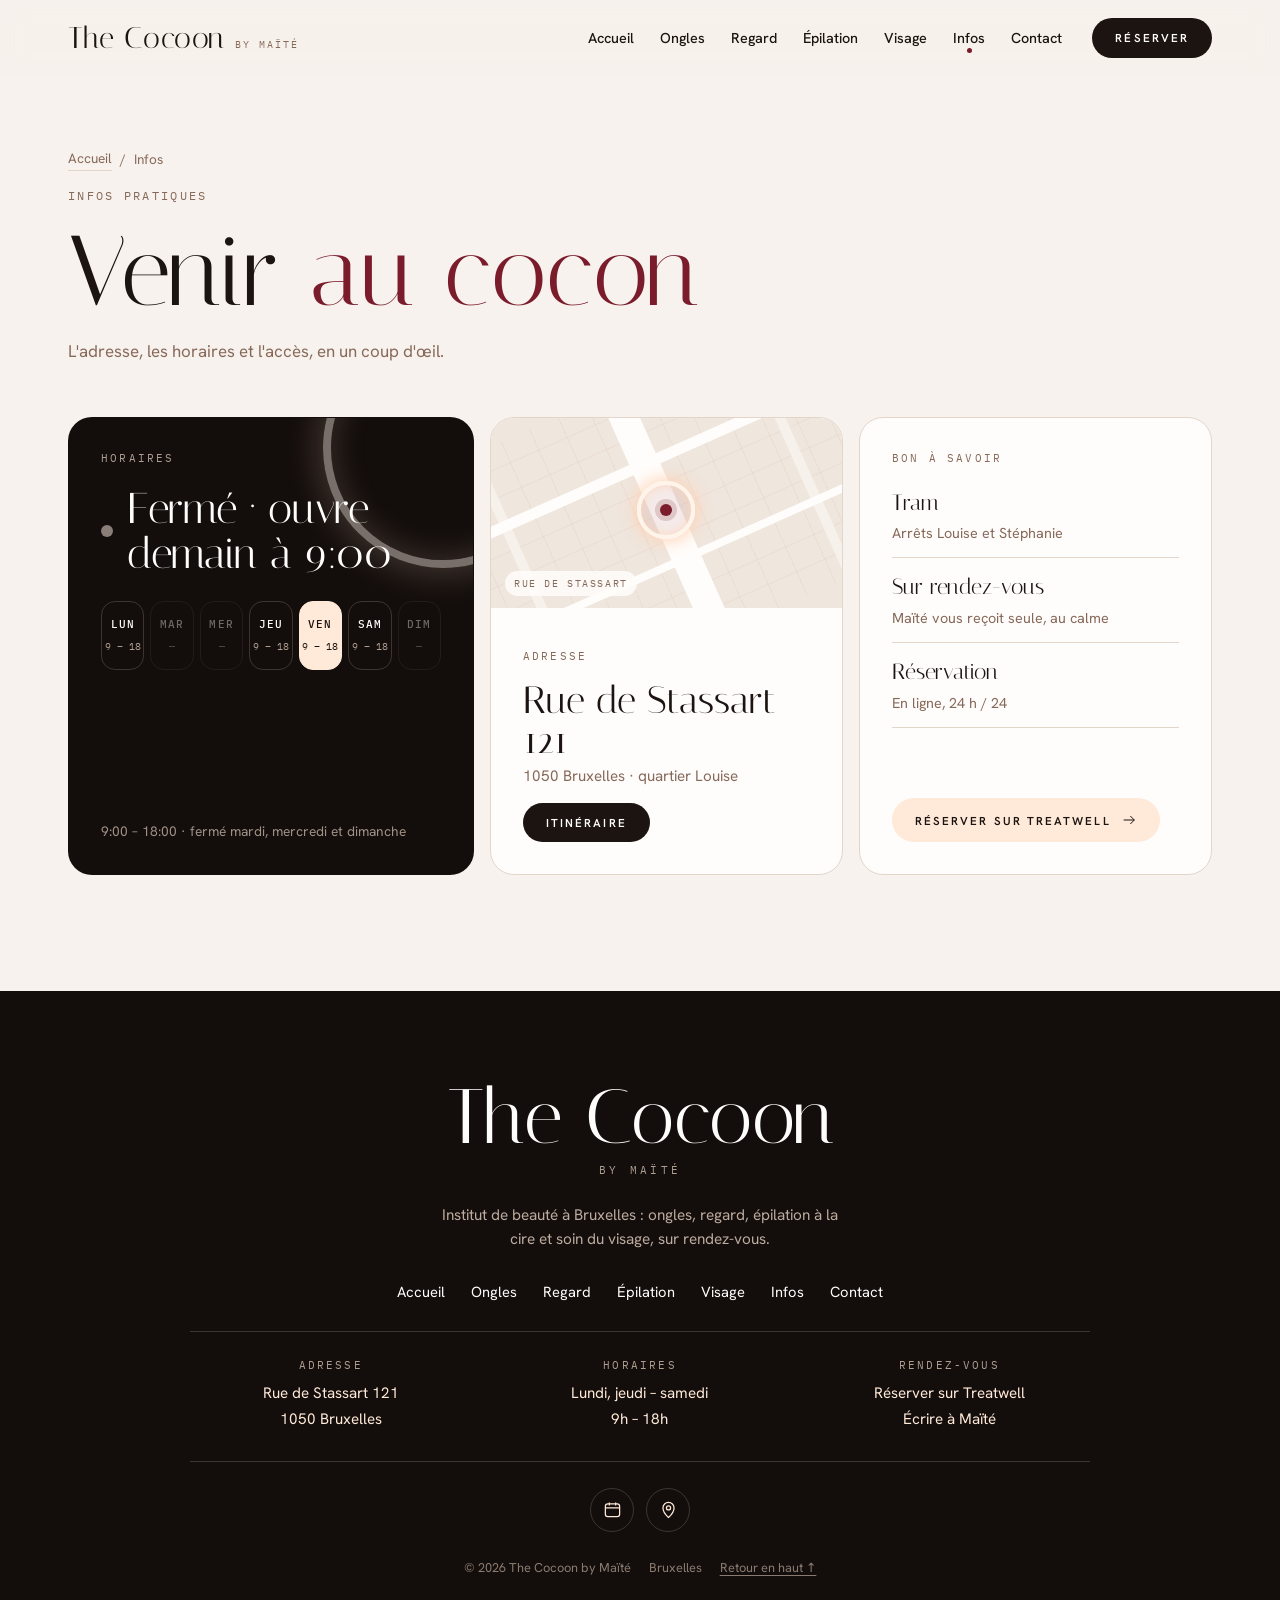
<file: infos.html>
<!doctype html>
<html lang="fr">
<head>
<meta charset="utf-8">
<meta name="viewport" content="width=device-width, initial-scale=1, viewport-fit=cover">
<meta name="theme-color" content="#130D0B">
<meta property="og:title" content="Infos · The Cocoon by Maïté">
<meta property="og:description" content="Adresse, horaires et accès de The Cocoon by Maïté, Rue de Stassart 121, Bruxelles.">
<meta property="og:image" content="images/maite.jpg">
<title>Infos · The Cocoon by Maïté</title>
<meta name="description" content="Adresse, horaires et accès de The Cocoon by Maïté, Rue de Stassart 121, Bruxelles.">
<link rel="preconnect" href="https://fonts.googleapis.com">
<link rel="preconnect" href="https://fonts.gstatic.com" crossorigin>
<link rel="stylesheet" href="https://fonts.googleapis.com/css2?family=Italiana&family=Hanken+Grotesk:wght@400;500;600&family=IBM+Plex+Mono:wght@400;500&display=swap">
<link rel="stylesheet" href="styles.css">
</head>
<body>
<header class="site-header" id="top">
  <div class="wrap header-in">
    <a class="logo" href="index.html" aria-label="The Cocoon by Maïté, accueil"><span class="logo-name">The Cocoon</span><span class="logo-sub">by Maïté</span></a>
    <nav class="nav" aria-label="Navigation principale">
      <ul class="nav-links">
        <li><a href="index.html">Accueil</a></li>
        <li><a href="ongles.html">Ongles</a></li>
        <li><a href="regard.html">Regard</a></li>
        <li><a href="epilation.html">Épilation</a></li>
        <li><a href="visage.html">Visage</a></li>
        <li><a href="infos.html" aria-current="page">Infos</a></li>
        <li><a href="contact.html">Contact</a></li>
      </ul>
      <a class="btn btn-ink btn-sm" href="https://www.treatwell.be/fr/salon/the-cocoon-by-maite/" target="_blank" rel="noopener">Réserver</a>
    </nav>
    <button class="burger" id="burger" type="button" aria-label="Ouvrir le menu" aria-expanded="false" aria-controls="mobile-menu"><span class="b-label">Menu</span><span class="b-icon" aria-hidden="true"><i></i><i></i></span></button>
  </div>
</header>
<div class="mobile-menu" id="mobile-menu" aria-hidden="true" inert>
  <div class="m-top"><a class="logo" href="index.html" aria-label="The Cocoon by Maïté, accueil"><span class="logo-name">The Cocoon</span><span class="logo-sub">by Maïté</span></a><button class="burger m-close" type="button" aria-expanded="true" aria-label="Fermer le menu"><span class="b-label">Fermer</span><span class="b-icon" aria-hidden="true"><i></i><i></i></span></button></div>
  <nav class="m-nav" aria-label="Menu mobile">
    <ul class="m-list">
      <li style="--i:0"><a class="m-link" href="index.html">Accueil</a></li>
      <li style="--i:1"><a class="m-link" href="ongles.html">Ongles</a></li>
      <li style="--i:2"><a class="m-link" href="regard.html">Regard</a></li>
      <li style="--i:3"><a class="m-link" href="epilation.html">Épilation</a></li>
      <li style="--i:4"><a class="m-link" href="visage.html">Visage</a></li>
      <li style="--i:5"><a class="m-link" href="infos.html" aria-current="page">Infos</a></li>
      <li style="--i:6"><a class="m-link" href="contact.html">Contact</a></li>
    </ul>
    <span class="m-orn" aria-hidden="true"></span>
    <a class="btn btn-ink m-cta" href="https://www.treatwell.be/fr/salon/the-cocoon-by-maite/" target="_blank" rel="noopener">Réserver</a>
  </nav>
</div>
<main>
<header class="page-head"><div class="wrap"><nav class="crumb" aria-label="Fil d'Ariane"><a href="index.html">Accueil</a><span aria-hidden="true">/</span><span aria-current="page">Infos</span></nav><span class="eyebrow">Infos pratiques</span><h1>Venir <em>au cocon</em></h1><p class="lead">L'adresse, les horaires et l'accès, en un coup d'œil.</p></div></header>

<section class="section" style="padding-top:8px">
  <div class="wrap info-grid">
    <article class="ic ic-now">
      <span class="ic-k">Horaires</span>
      <p class="now" id="now"><i></i><span>Ouvert du lundi au samedi</span></p>
      <ul class="week" aria-label="Horaires de la semaine"><li class="day" data-day="1"><b>Lun</b><span>9 – 18</span></li><li class="day off" data-day="2"><b>Mar</b><span>—</span></li><li class="day off" data-day="3"><b>Mer</b><span>—</span></li><li class="day" data-day="4"><b>Jeu</b><span>9 – 18</span></li><li class="day" data-day="5"><b>Ven</b><span>9 – 18</span></li><li class="day" data-day="6"><b>Sam</b><span>9 – 18</span></li><li class="day off" data-day="0"><b>Dim</b><span>—</span></li></ul>
      <p class="ic-foot">9:00 – 18:00 · fermé mardi, mercredi et dimanche</p>
    </article>
    <article class="ic ic-map">
      <a class="map" href="https://www.google.com/maps/dir/?api=1&amp;destination=Rue+de+Stassart+121,+Bruxelles" target="_blank" rel="noopener" aria-label="Ouvrir l'itinéraire dans Google Maps">
        <span class="map-streets" aria-hidden="true"></span>
        <span class="map-pin" aria-hidden="true"><i></i></span>
        <span class="map-label" aria-hidden="true">Rue de Stassart</span>
      </a>
      <div class="ic-body">
        <span class="ic-k">Adresse</span>
        <p class="ic-big">Rue de Stassart 121</p>
        <p class="ic-sub">1050 Bruxelles · quartier Louise</p>
        <a class="btn btn-ink btn-sm" href="https://www.google.com/maps/dir/?api=1&amp;destination=Rue+de+Stassart+121,+Bruxelles" target="_blank" rel="noopener">Itinéraire</a>
      </div>
    </article>
    <article class="ic ic-access">
      <span class="ic-k">Bon à savoir</span>
      <ul class="facts-list">
        <li><b>Tram</b><span>Arrêts Louise et Stéphanie</span></li>
        <li><b>Sur rendez-vous</b><span>Maïté vous reçoit seule, au calme</span></li>
        <li><b>Réservation</b><span>En ligne, 24 h / 24</span></li>
      </ul>
      <a class="btn btn-glow btn-sm" href="https://www.treatwell.be/fr/salon/the-cocoon-by-maite/" target="_blank" rel="noopener">Réserver sur Treatwell <svg viewBox="0 0 24 24" fill="none" stroke="currentColor" stroke-width="1.5" aria-hidden="true"><path d="M4 12h16M14 6l6 6-6 6"/></svg></a>
    </article>
  </div>
</section>
</main>
<footer class="site-footer">
  <div class="wrap f-in">
    <div class="f-logo">The Cocoon<small>by Maïté</small></div>
    <p class="f-tag">Institut de beauté à Bruxelles : ongles, regard, épilation à la cire et soin du visage, sur rendez-vous.</p>
    <ul class="f-nav"><li><a href="index.html">Accueil</a></li><li><a href="ongles.html">Ongles</a></li><li><a href="regard.html">Regard</a></li><li><a href="epilation.html">Épilation</a></li><li><a href="visage.html">Visage</a></li><li><a href="infos.html">Infos</a></li><li><a href="contact.html">Contact</a></li></ul>
    <div class="f-cols">
      <div><h4>Adresse</h4><p>Rue de Stassart 121<br>1050 Bruxelles</p></div>
      <div><h4>Horaires</h4><p>Lundi, jeudi – samedi<br>9h – 18h</p></div>
      <div><h4>Rendez-vous</h4><p><a href="https://www.treatwell.be/fr/salon/the-cocoon-by-maite/" target="_blank" rel="noopener">Réserver sur Treatwell</a><br><a href="contact.html">Écrire à Maïté</a></p></div>
    </div>
    <div class="socials">
      <a href="https://www.treatwell.be/fr/salon/the-cocoon-by-maite/" target="_blank" rel="noopener" aria-label="Réserver sur Treatwell"><svg viewBox="0 0 24 24" fill="none" stroke="currentColor" stroke-width="1.6" aria-hidden="true"><rect x="3" y="5" width="18" height="16" rx="3"/><path d="M3 10h18M8 3v4M16 3v4"/></svg></a>
      <a href="https://www.google.com/maps/search/?api=1&amp;query=The+Cocoon+by+Ma%C3%AFt%C3%A9+Rue+de+Stassart+121+Bruxelles" target="_blank" rel="noopener" aria-label="The Cocoon sur Google Maps"><svg viewBox="0 0 24 24" fill="none" stroke="currentColor" stroke-width="1.6" aria-hidden="true"><path d="M12 22s7-6.2 7-12a7 7 0 1 0-14 0c0 5.8 7 12 7 12z"/><circle cx="12" cy="10" r="2.6"/></svg></a>
    </div>
    <div class="f-small"><span>© <span id="year">2026</span> The Cocoon by Maïté</span><span>Bruxelles</span><button type="button" class="f-top" data-top>Retour en haut ↑</button></div>
  </div>
</footer>
<button type="button" class="to-top" id="to-top" data-top aria-label="Retour en haut de la page"><svg viewBox="0 0 24 24" fill="none" stroke="currentColor" stroke-width="1.8" aria-hidden="true"><path d="M12 19V5M6 11l6-6 6 6"/></svg></button>
<script src="script.js"></script>
</body>
</html>
</file>
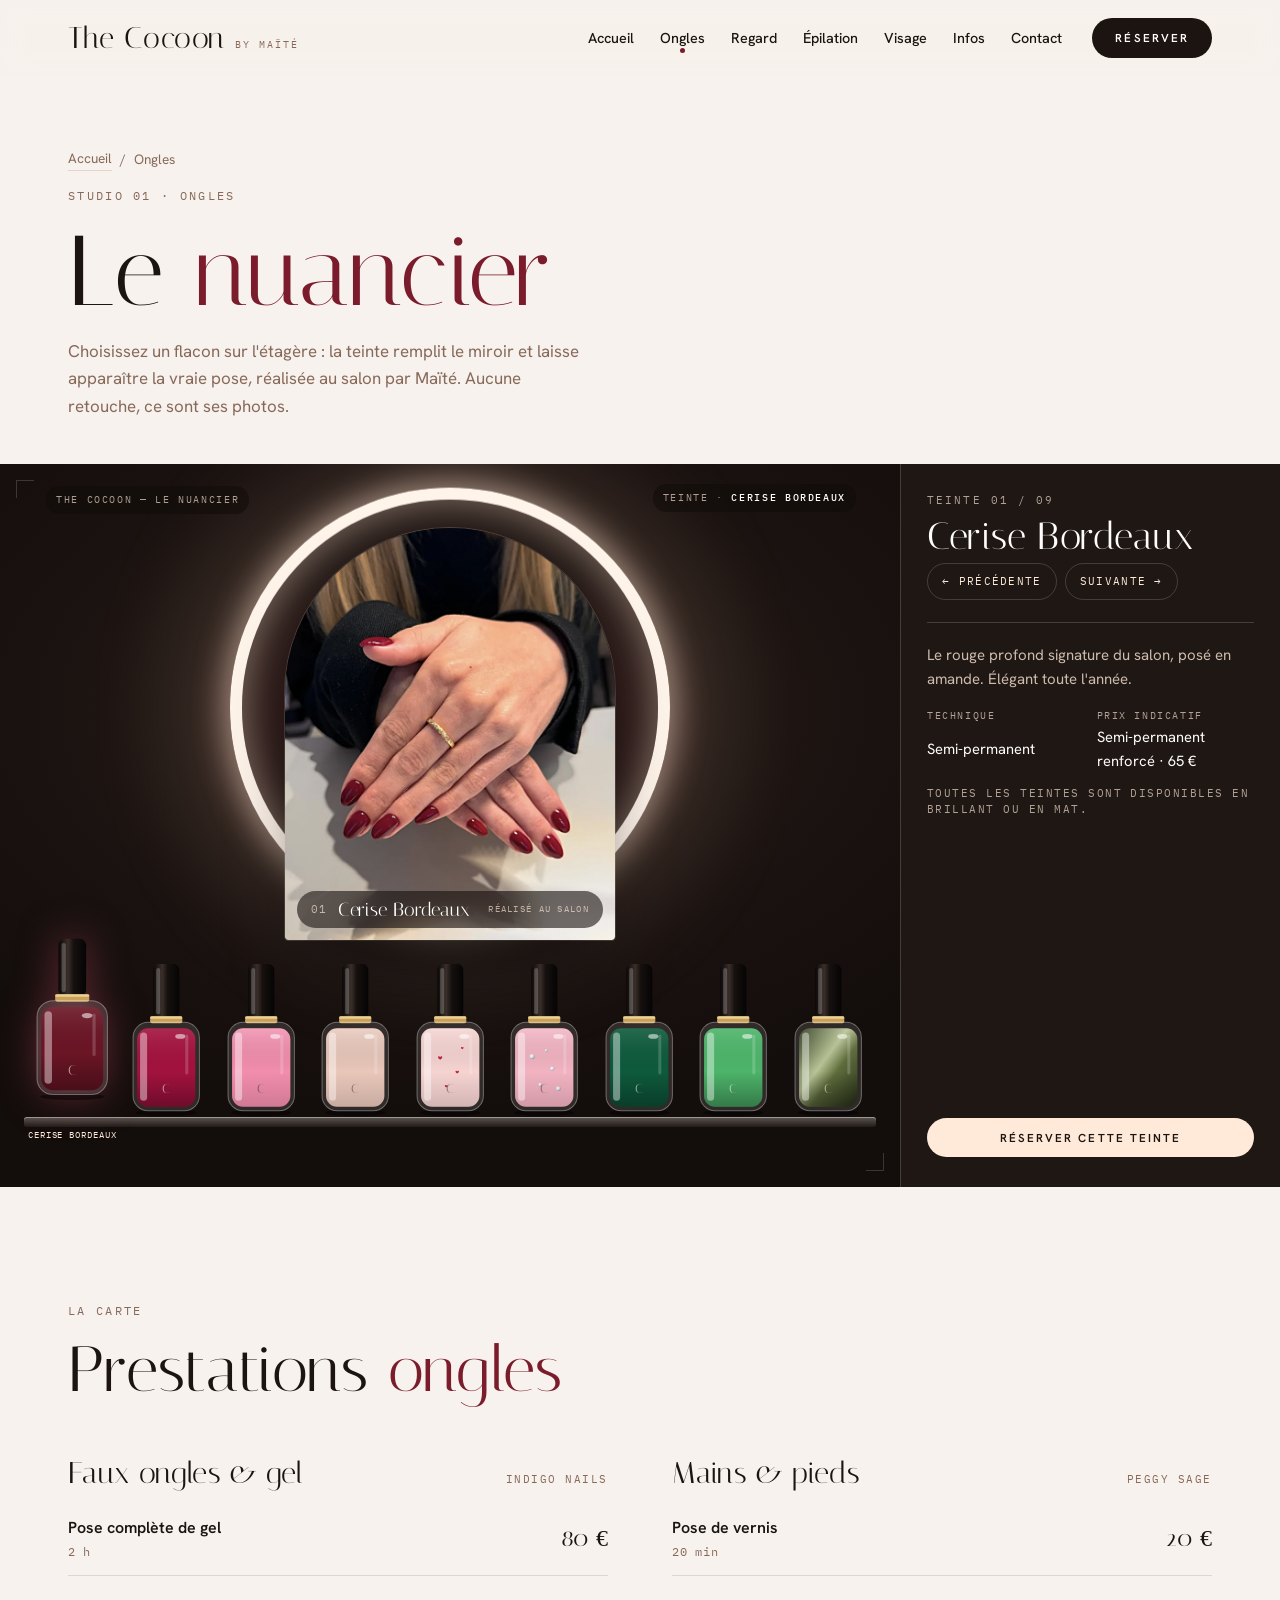
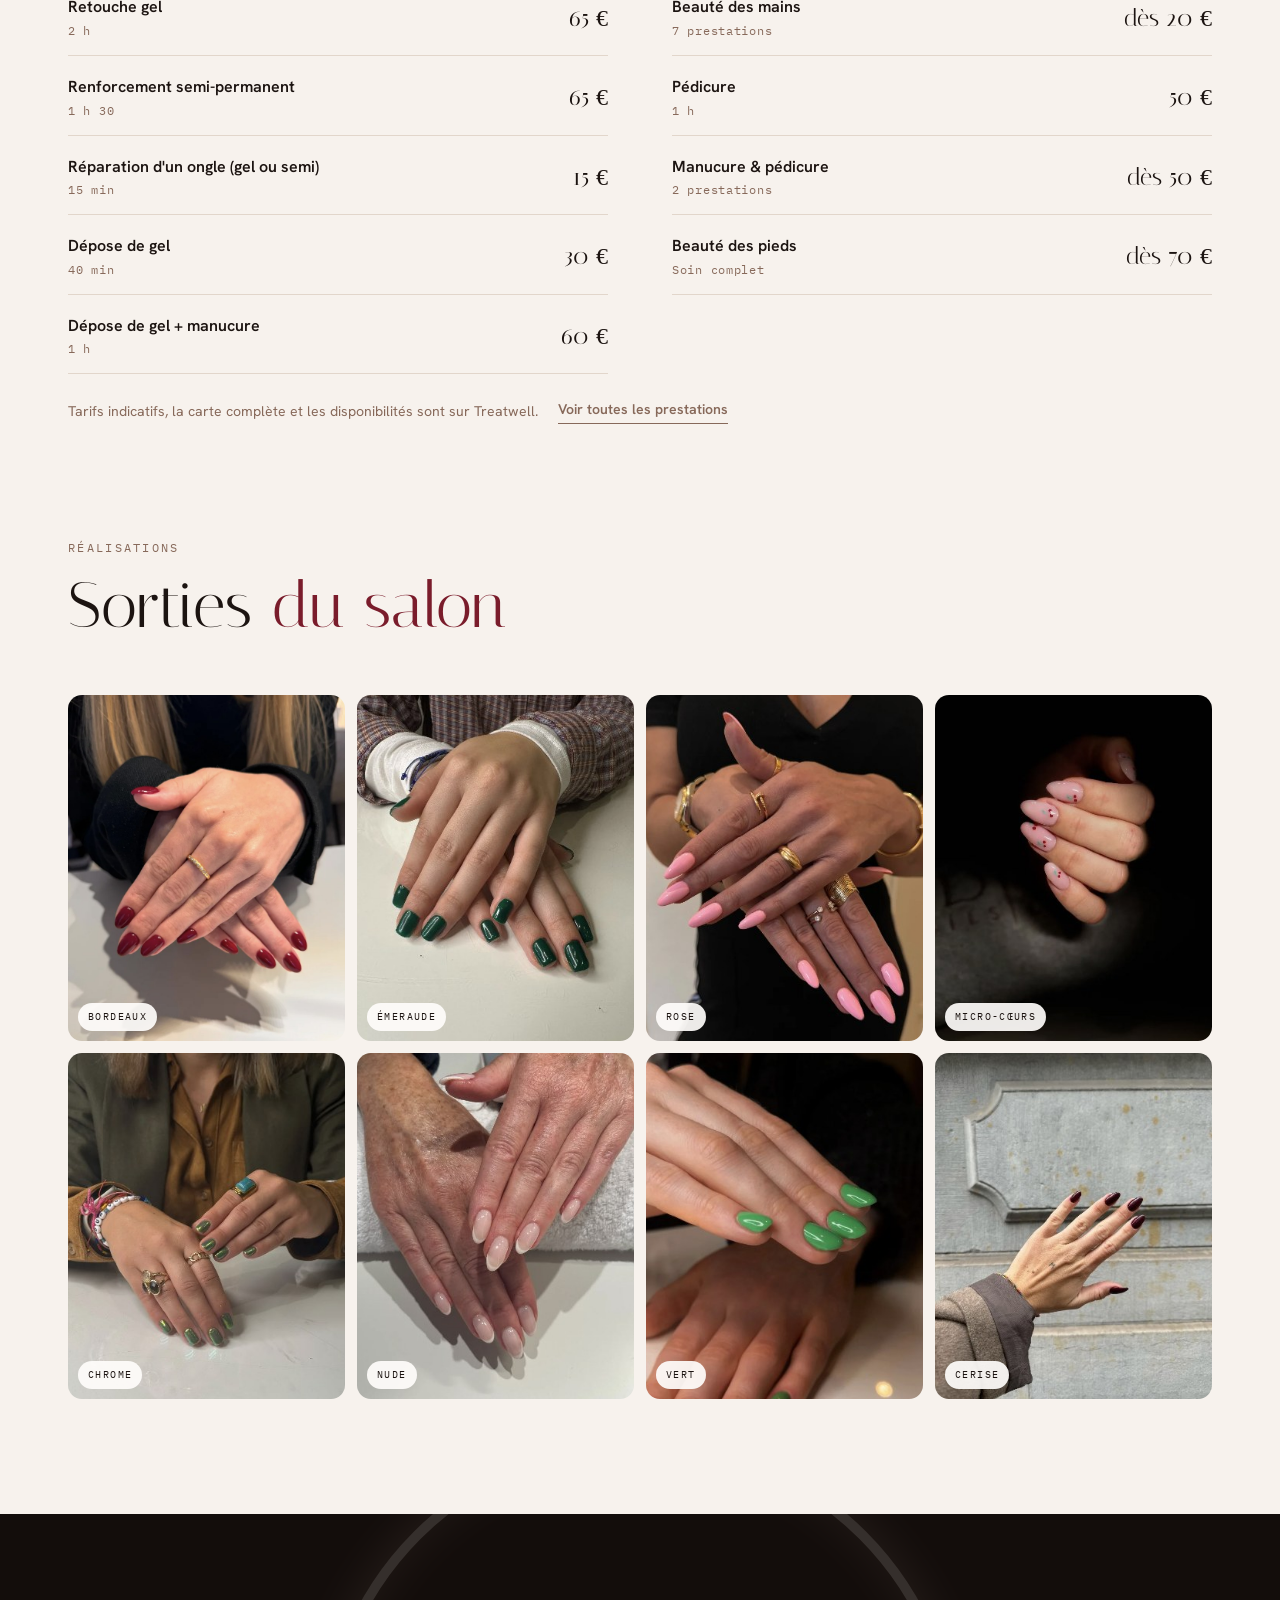
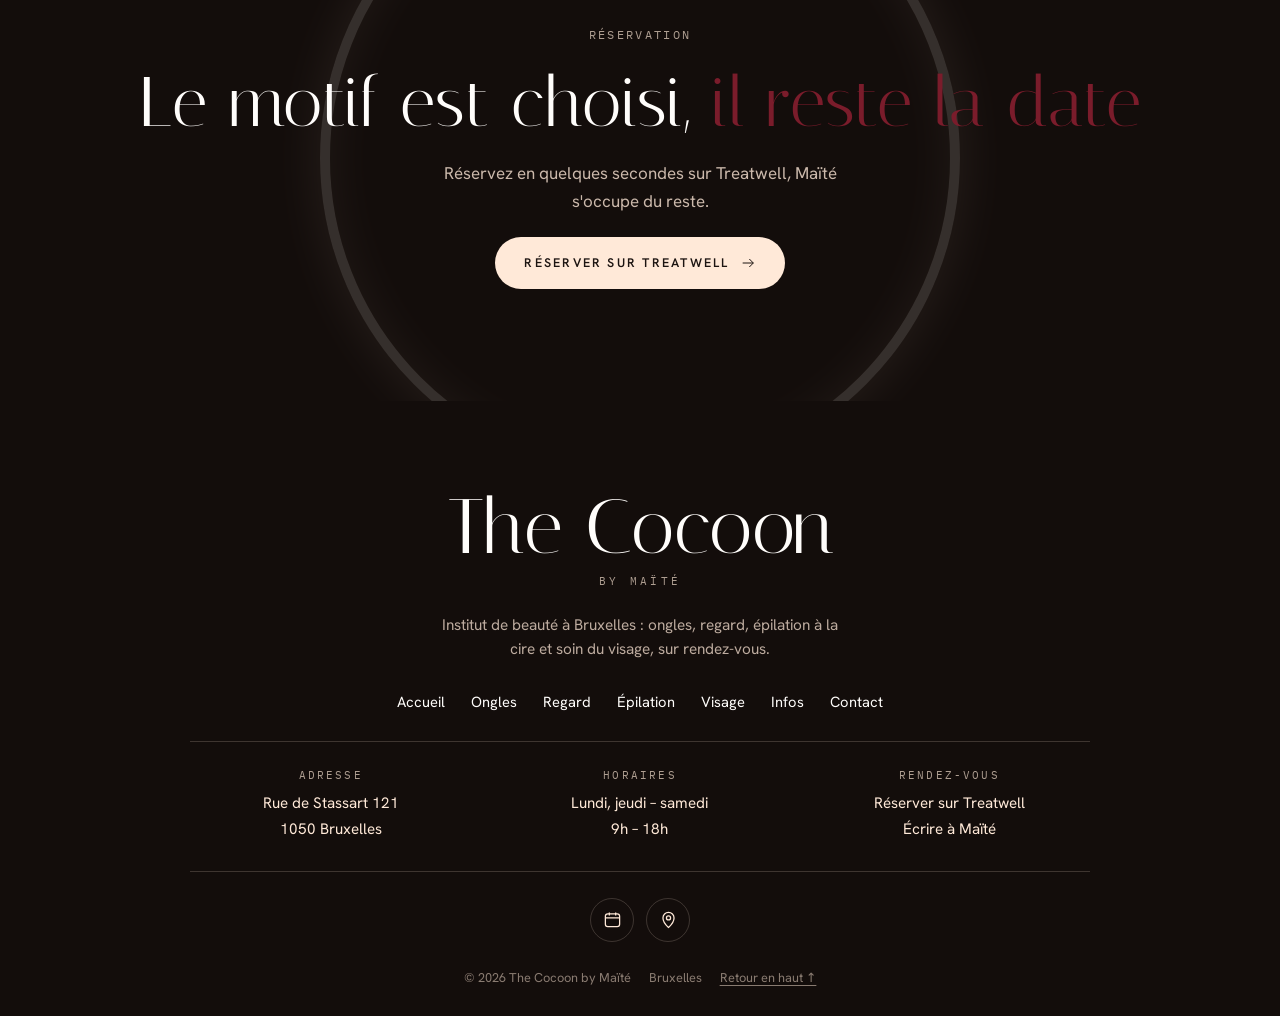
<file: ongles.html>
<!doctype html>
<html lang="fr">
<head>
<meta charset="utf-8">
<meta name="viewport" content="width=device-width, initial-scale=1, viewport-fit=cover">
<meta name="theme-color" content="#130D0B">
<meta property="og:title" content="Ongles · The Cocoon by Maïté">
<meta property="og:description" content="Pose de gel, semi-permanent, nail art, manucure et pédicure chez The Cocoon by Maïté, Bruxelles.">
<meta property="og:image" content="images/maite.jpg">
<title>Ongles · The Cocoon by Maïté</title>
<meta name="description" content="Pose de gel, semi-permanent, nail art, manucure et pédicure chez The Cocoon by Maïté, Bruxelles.">
<link rel="preconnect" href="https://fonts.googleapis.com">
<link rel="preconnect" href="https://fonts.gstatic.com" crossorigin>
<link rel="stylesheet" href="https://fonts.googleapis.com/css2?family=Italiana&family=Hanken+Grotesk:wght@400;500;600&family=IBM+Plex+Mono:wght@400;500&display=swap">
<link rel="stylesheet" href="styles.css">
</head>
<body>
<header class="site-header" id="top">
  <div class="wrap header-in">
    <a class="logo" href="index.html" aria-label="The Cocoon by Maïté, accueil"><span class="logo-name">The Cocoon</span><span class="logo-sub">by Maïté</span></a>
    <nav class="nav" aria-label="Navigation principale">
      <ul class="nav-links">
        <li><a href="index.html">Accueil</a></li>
        <li><a href="ongles.html" aria-current="page">Ongles</a></li>
        <li><a href="regard.html">Regard</a></li>
        <li><a href="epilation.html">Épilation</a></li>
        <li><a href="visage.html">Visage</a></li>
        <li><a href="infos.html">Infos</a></li>
        <li><a href="contact.html">Contact</a></li>
      </ul>
      <a class="btn btn-ink btn-sm" href="https://www.treatwell.be/fr/salon/the-cocoon-by-maite/" target="_blank" rel="noopener">Réserver</a>
    </nav>
    <button class="burger" id="burger" type="button" aria-label="Ouvrir le menu" aria-expanded="false" aria-controls="mobile-menu"><span class="b-label">Menu</span><span class="b-icon" aria-hidden="true"><i></i><i></i></span></button>
  </div>
</header>
<div class="mobile-menu" id="mobile-menu" aria-hidden="true" inert>
  <div class="m-top"><a class="logo" href="index.html" aria-label="The Cocoon by Maïté, accueil"><span class="logo-name">The Cocoon</span><span class="logo-sub">by Maïté</span></a><button class="burger m-close" type="button" aria-expanded="true" aria-label="Fermer le menu"><span class="b-label">Fermer</span><span class="b-icon" aria-hidden="true"><i></i><i></i></span></button></div>
  <nav class="m-nav" aria-label="Menu mobile">
    <ul class="m-list">
      <li style="--i:0"><a class="m-link" href="index.html">Accueil</a></li>
      <li style="--i:1"><a class="m-link" href="ongles.html" aria-current="page">Ongles</a></li>
      <li style="--i:2"><a class="m-link" href="regard.html">Regard</a></li>
      <li style="--i:3"><a class="m-link" href="epilation.html">Épilation</a></li>
      <li style="--i:4"><a class="m-link" href="visage.html">Visage</a></li>
      <li style="--i:5"><a class="m-link" href="infos.html">Infos</a></li>
      <li style="--i:6"><a class="m-link" href="contact.html">Contact</a></li>
    </ul>
    <span class="m-orn" aria-hidden="true"></span>
    <a class="btn btn-ink m-cta" href="https://www.treatwell.be/fr/salon/the-cocoon-by-maite/" target="_blank" rel="noopener">Réserver</a>
  </nav>
</div>
<main>
<header class="page-head"><div class="wrap"><nav class="crumb" aria-label="Fil d'Ariane"><a href="index.html">Accueil</a><span aria-hidden="true">/</span><span aria-current="page">Ongles</span></nav><span class="eyebrow">Studio 01 · Ongles</span><h1>Le <em>nuancier</em></h1><p class="lead">Choisissez un flacon sur l'étagère : la teinte remplit le miroir et laisse apparaître la vraie pose, réalisée au salon par Maïté. Aucune retouche, ce sont ses photos.</p></div></header>

<section class="studio" id="nail-studio" aria-label="Nuancier des teintes réalisées au salon">
  <div class="studio-grid">
    <div class="stage nu-stage">
      <div class="nu-room" aria-hidden="true"></div>
      <div class="nu-top">
        <div class="nu-halo" aria-hidden="true"></div>
        <figure class="nu-arch">
          <img class="nu-img a" src="images/vitrine-bordeaux.jpg" alt="Ongles réalisés au salon dans la teinte choisie" width="720" height="900">
          <img class="nu-img b" alt="" width="720" height="900">
          <div class="nu-wash" aria-hidden="true"></div>
          <figcaption class="nu-cap"><span id="nu-num">01</span><b id="nu-name">Cerise Bordeaux</b><em>Réalisé au salon</em></figcaption>
        </figure>
      </div>
      <div class="nu-shelf" role="radiogroup" aria-label="Teintes"></div>
      <div class="hud" aria-hidden="true"><span class="hud-tl">The Cocoon — Le nuancier</span><span class="hud-tr">Teinte · <b id="hud-motif">Cerise Bordeaux</b></span><span class="hud-bl">Touchez un flacon</span><span class="hud-br">Photos réelles · sans retouche</span></div>
    </div>
    <aside class="panel">
      <div class="panel-head">
        <span class="panel-k" id="np-k">Teinte 01 / 09</span>
        <h2 class="panel-title" id="np-title">Cerise Bordeaux</h2>
        <div class="panel-nav"><button class="chip" type="button" id="np-prev">← Précédente</button><button class="chip" type="button" id="np-next">Suivante →</button></div>
      </div>
      <div class="info">
        <p id="np-desc"></p>
        <dl class="meta"><div><dt>Technique</dt><dd id="np-tech"></dd></div><div><dt>Prix indicatif</dt><dd id="np-price"></dd></div></dl>
        <p class="studio-note">Toutes les teintes sont disponibles en brillant ou en mat.</p>
      </div>
      <div class="panel-actions"><a class="btn btn-glow btn-sm" href="https://www.treatwell.be/fr/salon/the-cocoon-by-maite/" target="_blank" rel="noopener">Réserver cette teinte</a></div>
    </aside>
  </div>
</section>

<section class="section">
  <div class="wrap">
    <div class="section-head"><span class="eyebrow">La carte</span><h2>Prestations <em>ongles</em></h2></div>
    <div class="menu-cols">
      <div class="menu-block"><h3>Faux ongles &amp; gel <small>Indigo Nails</small></h3>
        <div class="svc"><b>Pose complète de gel</b><span>2 h</span><em>80 €</em></div><div class="svc"><b>Retouche gel</b><span>2 h</span><em>65 €</em></div><div class="svc"><b>Renforcement semi-permanent</b><span>1 h 30</span><em>65 €</em></div><div class="svc"><b>Réparation d'un ongle (gel ou semi)</b><span>15 min</span><em>15 €</em></div><div class="svc"><b>Dépose de gel</b><span>40 min</span><em>30 €</em></div><div class="svc"><b>Dépose de gel + manucure</b><span>1 h</span><em>60 €</em></div>
      </div>
      <div class="menu-block"><h3>Mains &amp; pieds <small>Peggy Sage</small></h3>
        <div class="svc"><b>Pose de vernis</b><span>20 min</span><em>20 €</em></div><div class="svc"><b>Beauté des mains</b><span>7 prestations</span><em>dès 20 €</em></div><div class="svc"><b>Pédicure</b><span>1 h</span><em>50 €</em></div><div class="svc"><b>Manucure &amp; pédicure</b><span>2 prestations</span><em>dès 50 €</em></div><div class="svc"><b>Beauté des pieds</b><span>Soin complet</span><em>dès 70 €</em></div>
      </div>
    </div>
    <p class="menu-note">Tarifs indicatifs, la carte complète et les disponibilités sont sur Treatwell. <a class="link" href="https://www.treatwell.be/fr/salon/the-cocoon-by-maite/" target="_blank" rel="noopener">Voir toutes les prestations</a></p>
  </div>
</section>

<section class="section" style="padding-top:0">
  <div class="wrap">
    <div class="section-head"><span class="eyebrow">Réalisations</span><h2>Sorties <em>du salon</em></h2></div>
    <div class="work"><figure><img src="images/n-bordeaux.jpg" alt="Ongles amande bordeaux" loading="lazy" width="366" height="449"><figcaption>Bordeaux</figcaption></figure><figure><img src="images/n-emeraude.jpg" alt="Ongles courts vert émeraude" loading="lazy" width="366" height="449"><figcaption>Émeraude</figcaption></figure><figure><img src="images/n-rose.jpg" alt="Ongles longs rose bonbon" loading="lazy" width="366" height="449"><figcaption>Rose</figcaption></figure><figure><img src="images/n-microcoeurs.jpg" alt="Ongles rose pâle avec micro-cœurs" loading="lazy" width="366" height="449"><figcaption>Micro-cœurs</figcaption></figure><figure><img src="images/n-kaki.jpg" alt="Ongles kaki chromés" loading="lazy" width="366" height="449"><figcaption>Chrome</figcaption></figure><figure><img src="images/n-nude.jpg" alt="Ongles amande nude" loading="lazy" width="366" height="449"><figcaption>Nude</figcaption></figure><figure><img src="images/n-vert.jpg" alt="Ongles vert pomme" loading="lazy" width="366" height="449"><figcaption>Vert</figcaption></figure><figure><img src="images/n-mur.jpg" alt="Ongles bordeaux sur fond de pierre" loading="lazy" width="366" height="449"><figcaption>Cerise</figcaption></figure></div>
  </div>
</section>
<section class="cta-band"><div class="wrap cta-in"><span class="eyebrow" style="color:var(--hud)">Réservation</span><h2>Le motif est choisi, <em>il reste la date</em></h2><p>Réservez en quelques secondes sur Treatwell, Maïté s'occupe du reste.</p><a class="btn btn-glow" href="https://www.treatwell.be/fr/salon/the-cocoon-by-maite/" target="_blank" rel="noopener">Réserver sur Treatwell <svg viewBox="0 0 24 24" fill="none" stroke="currentColor" stroke-width="1.5" aria-hidden="true"><path d="M4 12h16M14 6l6 6-6 6"/></svg></a></div></section>
</main>
<footer class="site-footer">
  <div class="wrap f-in">
    <div class="f-logo">The Cocoon<small>by Maïté</small></div>
    <p class="f-tag">Institut de beauté à Bruxelles : ongles, regard, épilation à la cire et soin du visage, sur rendez-vous.</p>
    <ul class="f-nav"><li><a href="index.html">Accueil</a></li><li><a href="ongles.html">Ongles</a></li><li><a href="regard.html">Regard</a></li><li><a href="epilation.html">Épilation</a></li><li><a href="visage.html">Visage</a></li><li><a href="infos.html">Infos</a></li><li><a href="contact.html">Contact</a></li></ul>
    <div class="f-cols">
      <div><h4>Adresse</h4><p>Rue de Stassart 121<br>1050 Bruxelles</p></div>
      <div><h4>Horaires</h4><p>Lundi, jeudi – samedi<br>9h – 18h</p></div>
      <div><h4>Rendez-vous</h4><p><a href="https://www.treatwell.be/fr/salon/the-cocoon-by-maite/" target="_blank" rel="noopener">Réserver sur Treatwell</a><br><a href="contact.html">Écrire à Maïté</a></p></div>
    </div>
    <div class="socials">
      <a href="https://www.treatwell.be/fr/salon/the-cocoon-by-maite/" target="_blank" rel="noopener" aria-label="Réserver sur Treatwell"><svg viewBox="0 0 24 24" fill="none" stroke="currentColor" stroke-width="1.6" aria-hidden="true"><rect x="3" y="5" width="18" height="16" rx="3"/><path d="M3 10h18M8 3v4M16 3v4"/></svg></a>
      <a href="https://www.google.com/maps/search/?api=1&amp;query=The+Cocoon+by+Ma%C3%AFt%C3%A9+Rue+de+Stassart+121+Bruxelles" target="_blank" rel="noopener" aria-label="The Cocoon sur Google Maps"><svg viewBox="0 0 24 24" fill="none" stroke="currentColor" stroke-width="1.6" aria-hidden="true"><path d="M12 22s7-6.2 7-12a7 7 0 1 0-14 0c0 5.8 7 12 7 12z"/><circle cx="12" cy="10" r="2.6"/></svg></a>
    </div>
    <div class="f-small"><span>© <span id="year">2026</span> The Cocoon by Maïté</span><span>Bruxelles</span><button type="button" class="f-top" data-top>Retour en haut ↑</button></div>
  </div>
</footer>
<button type="button" class="to-top" id="to-top" data-top aria-label="Retour en haut de la page"><svg viewBox="0 0 24 24" fill="none" stroke="currentColor" stroke-width="1.8" aria-hidden="true"><path d="M12 19V5M6 11l6-6 6 6"/></svg></button>
<script src="script.js"></script>
</body>
</html>
</file>
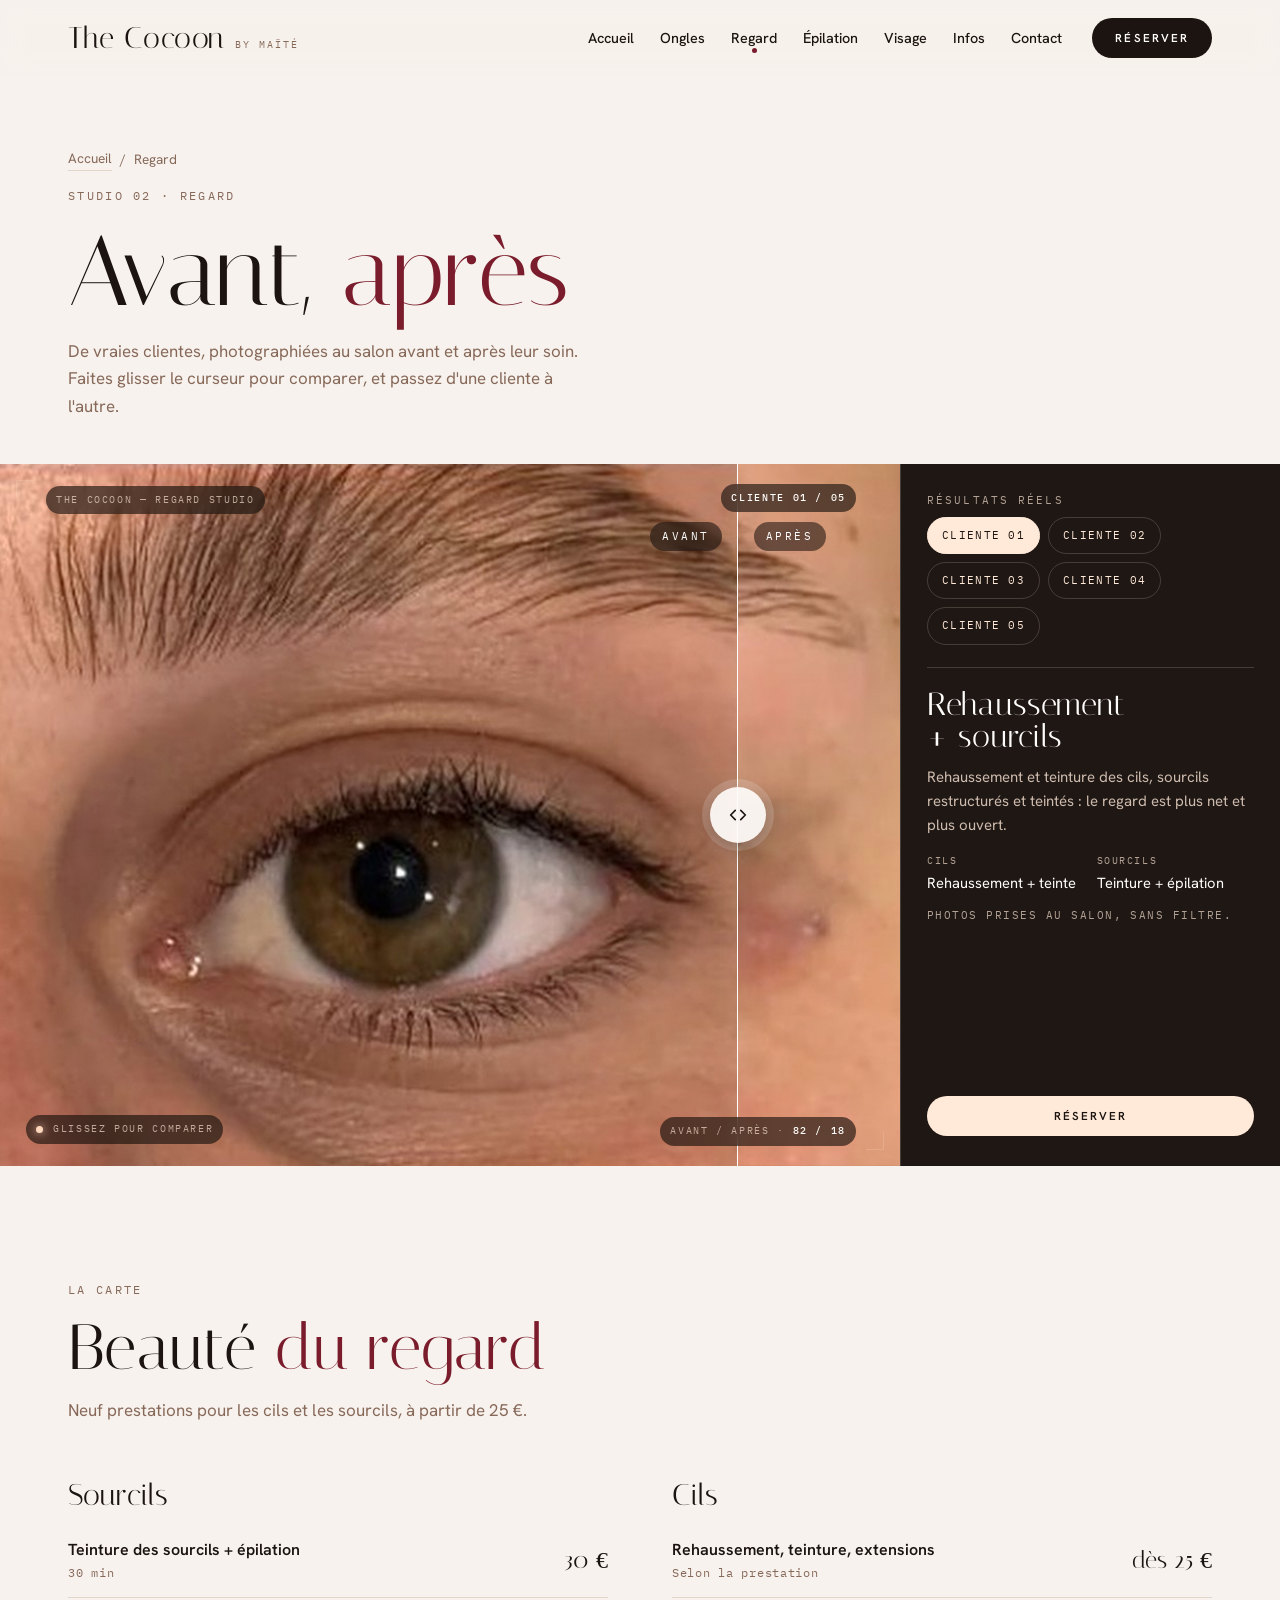
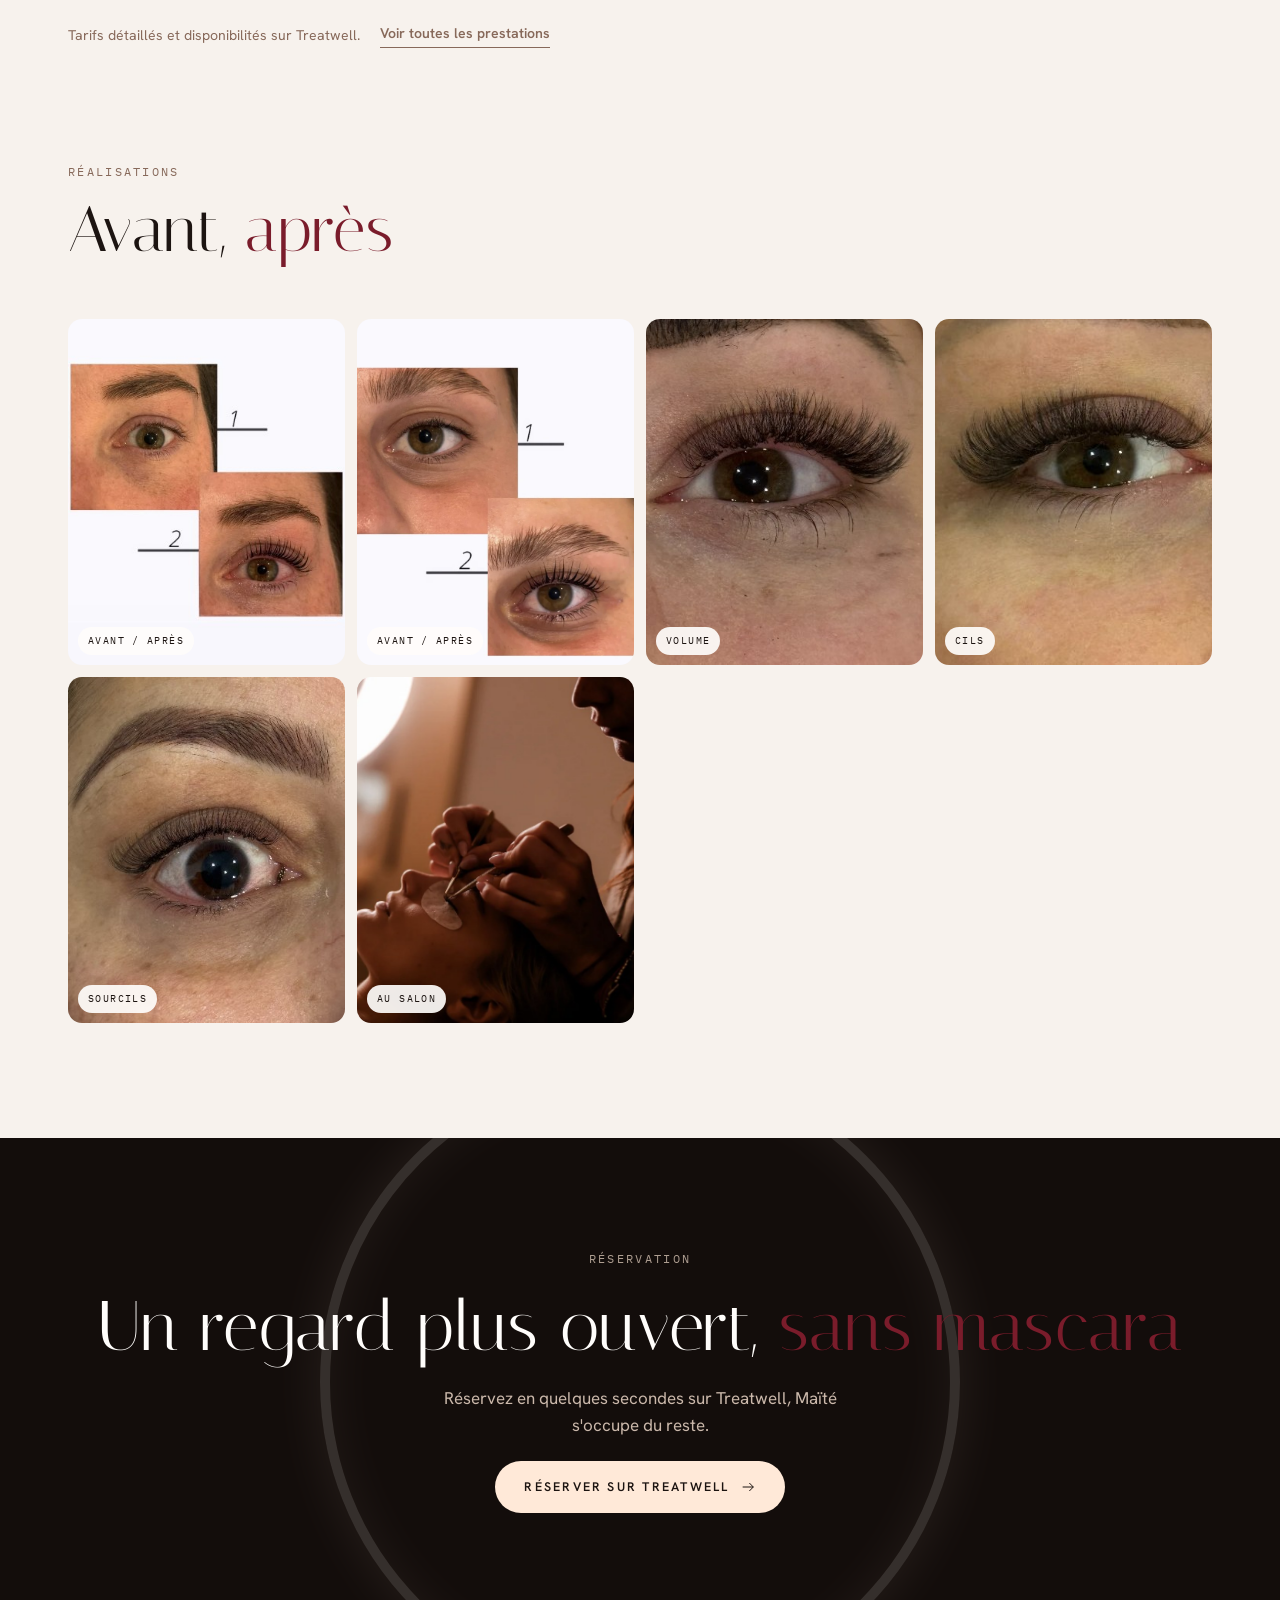
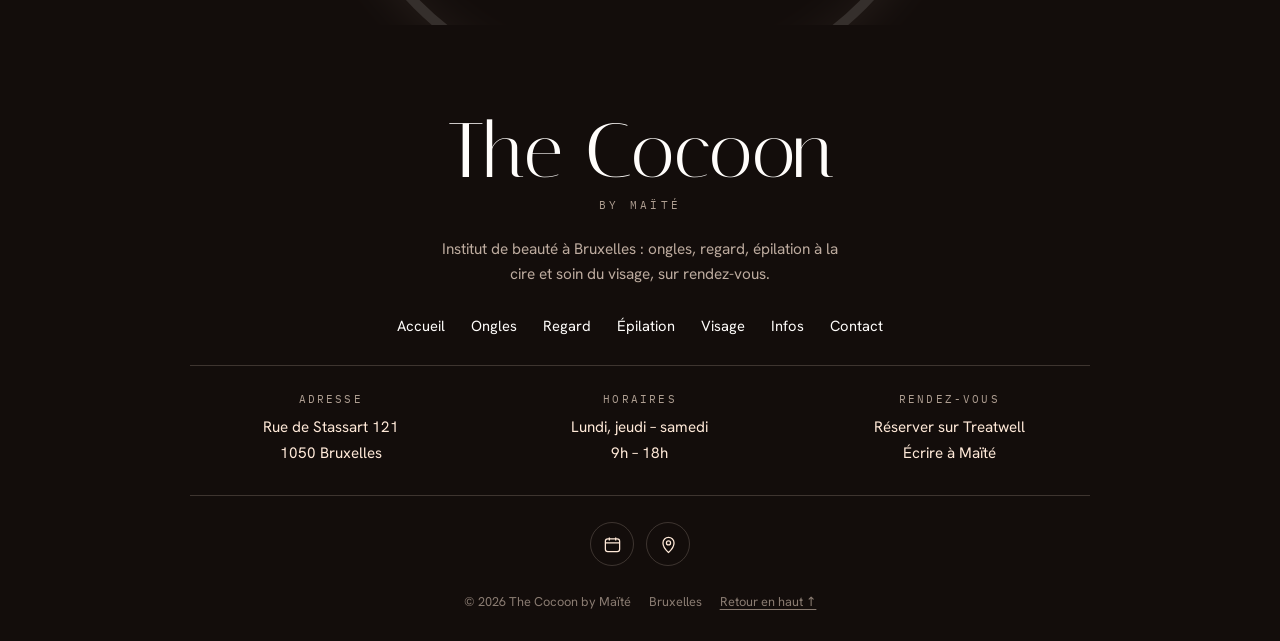
<file: regard.html>
<!doctype html>
<html lang="fr">
<head>
<meta charset="utf-8">
<meta name="viewport" content="width=device-width, initial-scale=1, viewport-fit=cover">
<meta name="theme-color" content="#130D0B">
<meta property="og:title" content="Regard · The Cocoon by Maïté">
<meta property="og:description" content="Rehaussement de cils, extensions et sourcils chez The Cocoon by Maïté, Bruxelles.">
<meta property="og:image" content="images/maite.jpg">
<title>Regard · The Cocoon by Maïté</title>
<meta name="description" content="Rehaussement de cils, extensions et sourcils chez The Cocoon by Maïté, Bruxelles.">
<link rel="preconnect" href="https://fonts.googleapis.com">
<link rel="preconnect" href="https://fonts.gstatic.com" crossorigin>
<link rel="stylesheet" href="https://fonts.googleapis.com/css2?family=Italiana&family=Hanken+Grotesk:wght@400;500;600&family=IBM+Plex+Mono:wght@400;500&display=swap">
<link rel="stylesheet" href="styles.css">
</head>
<body>
<header class="site-header" id="top">
  <div class="wrap header-in">
    <a class="logo" href="index.html" aria-label="The Cocoon by Maïté, accueil"><span class="logo-name">The Cocoon</span><span class="logo-sub">by Maïté</span></a>
    <nav class="nav" aria-label="Navigation principale">
      <ul class="nav-links">
        <li><a href="index.html">Accueil</a></li>
        <li><a href="ongles.html">Ongles</a></li>
        <li><a href="regard.html" aria-current="page">Regard</a></li>
        <li><a href="epilation.html">Épilation</a></li>
        <li><a href="visage.html">Visage</a></li>
        <li><a href="infos.html">Infos</a></li>
        <li><a href="contact.html">Contact</a></li>
      </ul>
      <a class="btn btn-ink btn-sm" href="https://www.treatwell.be/fr/salon/the-cocoon-by-maite/" target="_blank" rel="noopener">Réserver</a>
    </nav>
    <button class="burger" id="burger" type="button" aria-label="Ouvrir le menu" aria-expanded="false" aria-controls="mobile-menu"><span class="b-label">Menu</span><span class="b-icon" aria-hidden="true"><i></i><i></i></span></button>
  </div>
</header>
<div class="mobile-menu" id="mobile-menu" aria-hidden="true" inert>
  <div class="m-top"><a class="logo" href="index.html" aria-label="The Cocoon by Maïté, accueil"><span class="logo-name">The Cocoon</span><span class="logo-sub">by Maïté</span></a><button class="burger m-close" type="button" aria-expanded="true" aria-label="Fermer le menu"><span class="b-label">Fermer</span><span class="b-icon" aria-hidden="true"><i></i><i></i></span></button></div>
  <nav class="m-nav" aria-label="Menu mobile">
    <ul class="m-list">
      <li style="--i:0"><a class="m-link" href="index.html">Accueil</a></li>
      <li style="--i:1"><a class="m-link" href="ongles.html">Ongles</a></li>
      <li style="--i:2"><a class="m-link" href="regard.html" aria-current="page">Regard</a></li>
      <li style="--i:3"><a class="m-link" href="epilation.html">Épilation</a></li>
      <li style="--i:4"><a class="m-link" href="visage.html">Visage</a></li>
      <li style="--i:5"><a class="m-link" href="infos.html">Infos</a></li>
      <li style="--i:6"><a class="m-link" href="contact.html">Contact</a></li>
    </ul>
    <span class="m-orn" aria-hidden="true"></span>
    <a class="btn btn-ink m-cta" href="https://www.treatwell.be/fr/salon/the-cocoon-by-maite/" target="_blank" rel="noopener">Réserver</a>
  </nav>
</div>
<main>
<header class="page-head"><div class="wrap"><nav class="crumb" aria-label="Fil d'Ariane"><a href="index.html">Accueil</a><span aria-hidden="true">/</span><span aria-current="page">Regard</span></nav><span class="eyebrow">Studio 02 · Regard</span><h1>Avant, <em>après</em></h1><p class="lead">De vraies clientes, photographiées au salon avant et après leur soin. Faites glisser le curseur pour comparer, et passez d'une cliente à l'autre.</p></div></header>

<section class="studio" id="eye-studio" aria-label="Comparateur avant / après">
  <div class="studio-grid">
    <div class="stage eye-photo">
      <div class="ba">
        <div class="ba-before"><img src="images/regard-2-avant.jpg" alt="Œil de la cliente avant le soin" width="900" height="675"></div>
        <div class="ba-after"><img src="images/regard-2-apres.jpg" alt="Œil de la cliente après le soin" width="900" height="675"></div>
        <div class="ba-handle" role="slider" tabindex="0" aria-label="Comparer avant et après" aria-valuemin="0" aria-valuemax="100" aria-valuenow="50"><span class="ba-line"></span><span class="ba-tag ba-l">Avant</span><span class="ba-tag ba-r">Après</span><span class="ba-knob"><svg viewBox="0 0 24 24" fill="none" stroke="currentColor" stroke-width="1.8" stroke-linecap="round" stroke-linejoin="round" aria-hidden="true"><path d="M9 7l-5 5 5 5M15 7l5 5-5 5"/></svg></span></div>
      </div>
      <div class="grain" aria-hidden="true"></div>
      <div class="hud" aria-hidden="true"><span class="hud-tl">The Cocoon — Regard Studio</span><span class="hud-tr"><b id="hud-client">Cliente 01 / 05</b></span><span class="hud-bl">Glissez pour comparer</span><span class="hud-br">Avant / après · <b id="hud-split">50 / 50</b></span></div>
    </div>
    <aside class="panel">
      <div class="panel-head"><span class="panel-k">Résultats réels</span><div class="seg" id="ep-clients"></div></div>
      <div class="info">
        <h3 id="ep-name">Rehaussement + sourcils</h3>
        <p id="ep-desc"></p>
        <dl class="meta"><div><dt id="ep-m1k"></dt><dd id="ep-m1"></dd></div><div><dt id="ep-m2k"></dt><dd id="ep-m2"></dd></div></dl>
        <p class="studio-note">Photos prises au salon, sans filtre.</p>
      </div>
      <div class="panel-actions"><a class="btn btn-glow btn-sm" href="https://www.treatwell.be/fr/salon/the-cocoon-by-maite/" target="_blank" rel="noopener">Réserver</a></div>
    </aside>
  </div>
</section>

<section class="section">
  <div class="wrap">
    <div class="section-head"><span class="eyebrow">La carte</span><h2>Beauté <em>du regard</em></h2><p>Neuf prestations pour les cils et les sourcils, à partir de 25 €.</p></div>
    <div class="menu-cols">
      <div class="menu-block"><h3>Sourcils</h3><div class="svc"><b>Teinture des sourcils + épilation</b><span>30 min</span><em>30 €</em></div></div>
      <div class="menu-block"><h3>Cils</h3><div class="svc"><b>Rehaussement, teinture, extensions</b><span>Selon la prestation</span><em>dès 25 €</em></div></div>
    </div>
    <p class="menu-note">Tarifs détaillés et disponibilités sur Treatwell. <a class="link" href="https://www.treatwell.be/fr/salon/the-cocoon-by-maite/" target="_blank" rel="noopener">Voir toutes les prestations</a></p>
  </div>
</section>

<section class="section" style="padding-top:0">
  <div class="wrap">
    <div class="section-head"><span class="eyebrow">Réalisations</span><h2>Avant, <em>après</em></h2></div>
    <div class="work"><figure><img src="images/r-avant-apres-1.jpg" alt="Rehaussement de cils, avant et après" loading="lazy" width="366" height="449"><figcaption>Avant / après</figcaption></figure><figure><img src="images/r-avant-apres-2.jpg" alt="Rehaussement de cils et sourcils, avant et après" loading="lazy" width="366" height="449"><figcaption>Avant / après</figcaption></figure><figure><img src="images/r-volume.jpg" alt="Extensions de cils volume" loading="lazy" width="366" height="449"><figcaption>Volume</figcaption></figure><figure><img src="images/r-cils.jpg" alt="Cils recourbés" loading="lazy" width="366" height="449"><figcaption>Cils</figcaption></figure><figure><img src="images/r-sourcils.jpg" alt="Sourcils redessinés" loading="lazy" width="366" height="449"><figcaption>Sourcils</figcaption></figure><figure><img src="images/cils-pose.jpg" alt="Pose d'extensions de cils au salon" loading="lazy" width="366" height="449"><figcaption>Au salon</figcaption></figure></div>
  </div>
</section>
<section class="cta-band"><div class="wrap cta-in"><span class="eyebrow" style="color:var(--hud)">Réservation</span><h2>Un regard plus ouvert, <em>sans mascara</em></h2><p>Réservez en quelques secondes sur Treatwell, Maïté s'occupe du reste.</p><a class="btn btn-glow" href="https://www.treatwell.be/fr/salon/the-cocoon-by-maite/" target="_blank" rel="noopener">Réserver sur Treatwell <svg viewBox="0 0 24 24" fill="none" stroke="currentColor" stroke-width="1.5" aria-hidden="true"><path d="M4 12h16M14 6l6 6-6 6"/></svg></a></div></section>
</main>
<footer class="site-footer">
  <div class="wrap f-in">
    <div class="f-logo">The Cocoon<small>by Maïté</small></div>
    <p class="f-tag">Institut de beauté à Bruxelles : ongles, regard, épilation à la cire et soin du visage, sur rendez-vous.</p>
    <ul class="f-nav"><li><a href="index.html">Accueil</a></li><li><a href="ongles.html">Ongles</a></li><li><a href="regard.html">Regard</a></li><li><a href="epilation.html">Épilation</a></li><li><a href="visage.html">Visage</a></li><li><a href="infos.html">Infos</a></li><li><a href="contact.html">Contact</a></li></ul>
    <div class="f-cols">
      <div><h4>Adresse</h4><p>Rue de Stassart 121<br>1050 Bruxelles</p></div>
      <div><h4>Horaires</h4><p>Lundi, jeudi – samedi<br>9h – 18h</p></div>
      <div><h4>Rendez-vous</h4><p><a href="https://www.treatwell.be/fr/salon/the-cocoon-by-maite/" target="_blank" rel="noopener">Réserver sur Treatwell</a><br><a href="contact.html">Écrire à Maïté</a></p></div>
    </div>
    <div class="socials">
      <a href="https://www.treatwell.be/fr/salon/the-cocoon-by-maite/" target="_blank" rel="noopener" aria-label="Réserver sur Treatwell"><svg viewBox="0 0 24 24" fill="none" stroke="currentColor" stroke-width="1.6" aria-hidden="true"><rect x="3" y="5" width="18" height="16" rx="3"/><path d="M3 10h18M8 3v4M16 3v4"/></svg></a>
      <a href="https://www.google.com/maps/search/?api=1&amp;query=The+Cocoon+by+Ma%C3%AFt%C3%A9+Rue+de+Stassart+121+Bruxelles" target="_blank" rel="noopener" aria-label="The Cocoon sur Google Maps"><svg viewBox="0 0 24 24" fill="none" stroke="currentColor" stroke-width="1.6" aria-hidden="true"><path d="M12 22s7-6.2 7-12a7 7 0 1 0-14 0c0 5.8 7 12 7 12z"/><circle cx="12" cy="10" r="2.6"/></svg></a>
    </div>
    <div class="f-small"><span>© <span id="year">2026</span> The Cocoon by Maïté</span><span>Bruxelles</span><button type="button" class="f-top" data-top>Retour en haut ↑</button></div>
  </div>
</footer>
<button type="button" class="to-top" id="to-top" data-top aria-label="Retour en haut de la page"><svg viewBox="0 0 24 24" fill="none" stroke="currentColor" stroke-width="1.8" aria-hidden="true"><path d="M12 19V5M6 11l6-6 6 6"/></svg></button>
<script src="script.js"></script>
</body>
</html>
</file>
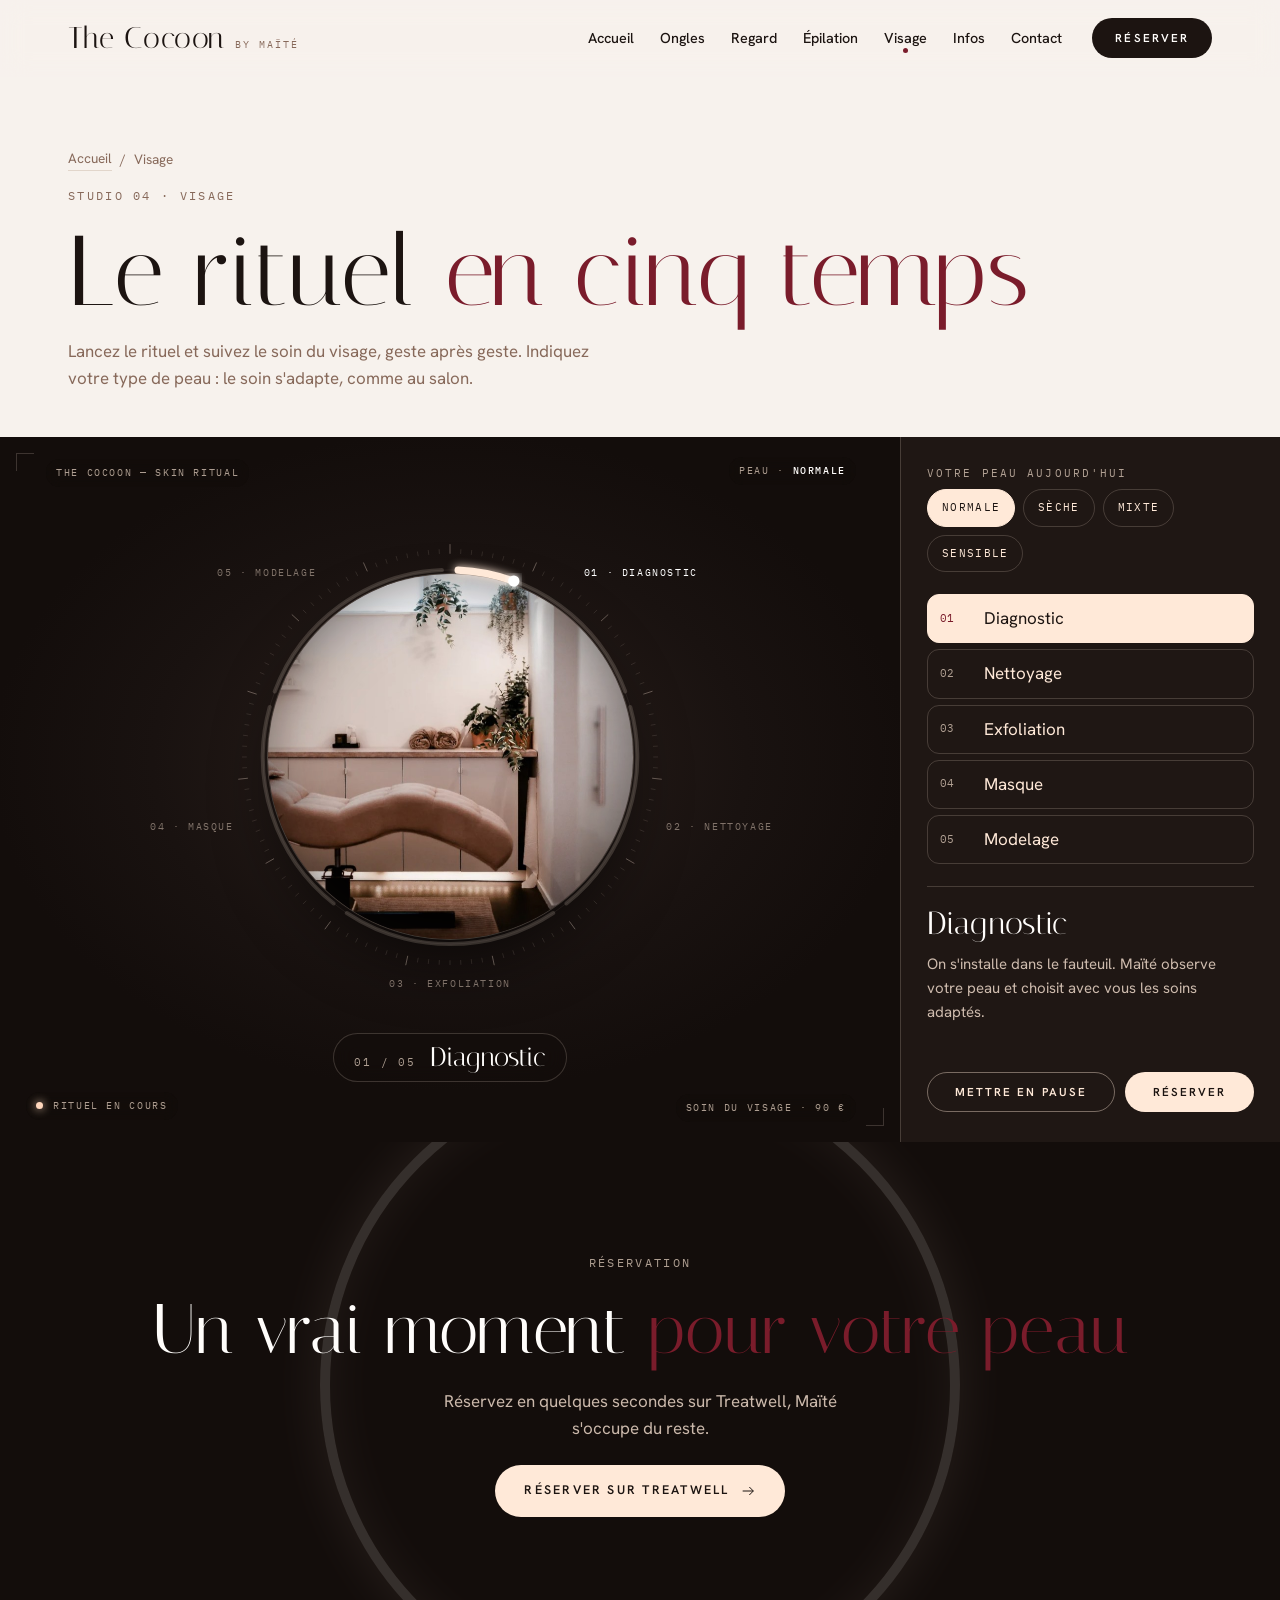
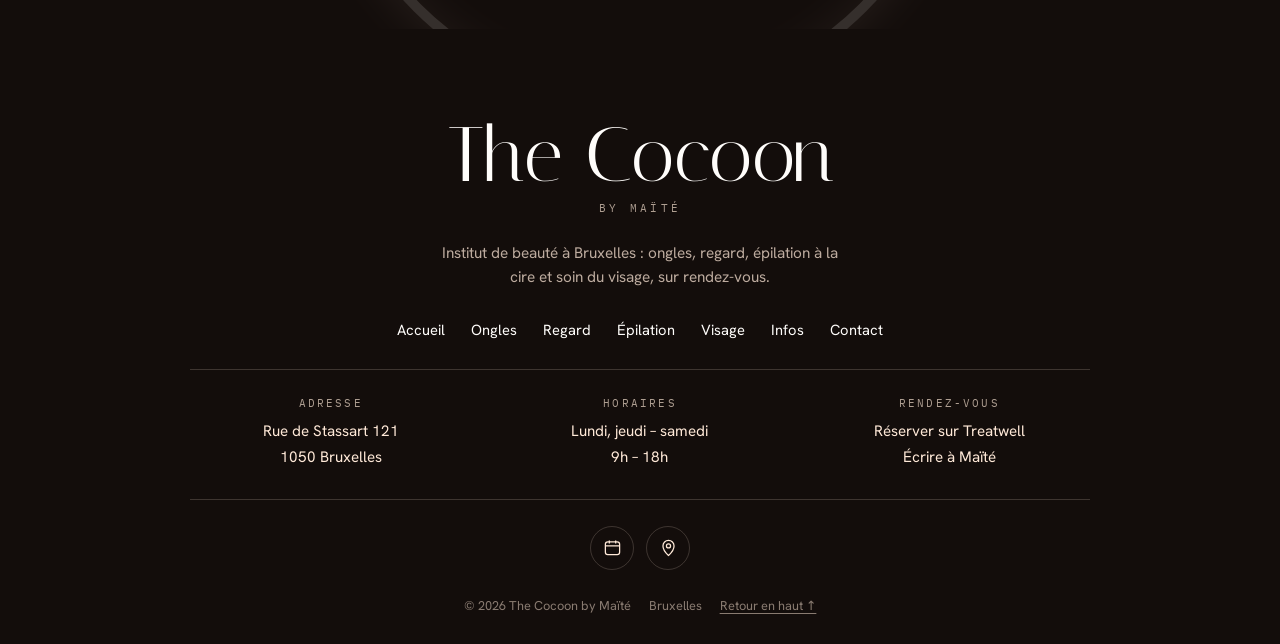
<file: visage.html>
<!doctype html>
<html lang="fr">
<head>
<meta charset="utf-8">
<meta name="viewport" content="width=device-width, initial-scale=1, viewport-fit=cover">
<meta name="theme-color" content="#130D0B">
<meta property="og:title" content="Soin du visage · The Cocoon by Maïté">
<meta property="og:description" content="Soin du visage chez The Cocoon by Maïté, Bruxelles.">
<meta property="og:image" content="images/maite.jpg">
<title>Soin du visage · The Cocoon by Maïté</title>
<meta name="description" content="Soin du visage chez The Cocoon by Maïté, Bruxelles.">
<link rel="preconnect" href="https://fonts.googleapis.com">
<link rel="preconnect" href="https://fonts.gstatic.com" crossorigin>
<link rel="stylesheet" href="https://fonts.googleapis.com/css2?family=Italiana&family=Hanken+Grotesk:wght@400;500;600&family=IBM+Plex+Mono:wght@400;500&display=swap">
<link rel="stylesheet" href="styles.css">
</head>
<body>
<header class="site-header" id="top">
  <div class="wrap header-in">
    <a class="logo" href="index.html" aria-label="The Cocoon by Maïté, accueil"><span class="logo-name">The Cocoon</span><span class="logo-sub">by Maïté</span></a>
    <nav class="nav" aria-label="Navigation principale">
      <ul class="nav-links">
        <li><a href="index.html">Accueil</a></li>
        <li><a href="ongles.html">Ongles</a></li>
        <li><a href="regard.html">Regard</a></li>
        <li><a href="epilation.html">Épilation</a></li>
        <li><a href="visage.html" aria-current="page">Visage</a></li>
        <li><a href="infos.html">Infos</a></li>
        <li><a href="contact.html">Contact</a></li>
      </ul>
      <a class="btn btn-ink btn-sm" href="https://www.treatwell.be/fr/salon/the-cocoon-by-maite/" target="_blank" rel="noopener">Réserver</a>
    </nav>
    <button class="burger" id="burger" type="button" aria-label="Ouvrir le menu" aria-expanded="false" aria-controls="mobile-menu"><span class="b-label">Menu</span><span class="b-icon" aria-hidden="true"><i></i><i></i></span></button>
  </div>
</header>
<div class="mobile-menu" id="mobile-menu" aria-hidden="true" inert>
  <div class="m-top"><a class="logo" href="index.html" aria-label="The Cocoon by Maïté, accueil"><span class="logo-name">The Cocoon</span><span class="logo-sub">by Maïté</span></a><button class="burger m-close" type="button" aria-expanded="true" aria-label="Fermer le menu"><span class="b-label">Fermer</span><span class="b-icon" aria-hidden="true"><i></i><i></i></span></button></div>
  <nav class="m-nav" aria-label="Menu mobile">
    <ul class="m-list">
      <li style="--i:0"><a class="m-link" href="index.html">Accueil</a></li>
      <li style="--i:1"><a class="m-link" href="ongles.html">Ongles</a></li>
      <li style="--i:2"><a class="m-link" href="regard.html">Regard</a></li>
      <li style="--i:3"><a class="m-link" href="epilation.html">Épilation</a></li>
      <li style="--i:4"><a class="m-link" href="visage.html" aria-current="page">Visage</a></li>
      <li style="--i:5"><a class="m-link" href="infos.html">Infos</a></li>
      <li style="--i:6"><a class="m-link" href="contact.html">Contact</a></li>
    </ul>
    <span class="m-orn" aria-hidden="true"></span>
    <a class="btn btn-ink m-cta" href="https://www.treatwell.be/fr/salon/the-cocoon-by-maite/" target="_blank" rel="noopener">Réserver</a>
  </nav>
</div>
<main>
<header class="page-head"><div class="wrap"><nav class="crumb" aria-label="Fil d'Ariane"><a href="index.html">Accueil</a><span aria-hidden="true">/</span><span aria-current="page">Visage</span></nav><span class="eyebrow">Studio 04 · Visage</span><h1>Le rituel <em>en cinq temps</em></h1><p class="lead">Lancez le rituel et suivez le soin du visage, geste après geste. Indiquez votre type de peau : le soin s'adapte, comme au salon.</p></div></header>

<section class="studio" id="ritual-studio" aria-label="Le rituel du soin du visage">
  <div class="studio-grid">
    <div class="stage rit-stage">
      <div class="rit">
        <div class="rit-photo"><img class="rp on" src="images/salon.jpg" alt="" width="1021" height="753"><img class="rp" alt="" width="1021" height="753"></div>
        <svg class="rit-dial" viewBox="-60 -60 620 620" role="img" aria-label="Cadran des cinq étapes du soin"></svg>
      </div>
      <div class="rit-cap"><span id="rit-n">01 / 05</span><b id="rit-t">Diagnostic</b></div>
      <div class="hud" aria-hidden="true"><span class="hud-tl">The Cocoon — Skin Ritual</span><span class="hud-tr">Peau · <b id="hud-skin">Normale</b></span><span class="hud-bl"><span id="hud-play">Rituel en pause</span></span><span class="hud-br">Soin du visage · 90 €</span></div>
    </div>
    <aside class="panel">
      <div class="panel-head"><span class="panel-k">Votre peau aujourd'hui</span><div class="seg" id="rit-skins"></div></div>
      <ol class="steps" id="rit-steps"></ol>
      <div class="info">
        <h3 id="rit-name">Diagnostic</h3>
        <p id="rit-desc"></p>
      </div>
      <div class="panel-actions"><button class="btn btn-line-light btn-sm" type="button" id="rit-play">Lancer le rituel</button><a class="btn btn-glow btn-sm" href="https://www.treatwell.be/fr/salon/the-cocoon-by-maite/" target="_blank" rel="noopener">Réserver</a></div>
    </aside>
  </div>
</section>
<section class="cta-band"><div class="wrap cta-in"><span class="eyebrow" style="color:var(--hud)">Réservation</span><h2>Un vrai moment <em>pour votre peau</em></h2><p>Réservez en quelques secondes sur Treatwell, Maïté s'occupe du reste.</p><a class="btn btn-glow" href="https://www.treatwell.be/fr/salon/the-cocoon-by-maite/" target="_blank" rel="noopener">Réserver sur Treatwell <svg viewBox="0 0 24 24" fill="none" stroke="currentColor" stroke-width="1.5" aria-hidden="true"><path d="M4 12h16M14 6l6 6-6 6"/></svg></a></div></section>
</main>
<footer class="site-footer">
  <div class="wrap f-in">
    <div class="f-logo">The Cocoon<small>by Maïté</small></div>
    <p class="f-tag">Institut de beauté à Bruxelles : ongles, regard, épilation à la cire et soin du visage, sur rendez-vous.</p>
    <ul class="f-nav"><li><a href="index.html">Accueil</a></li><li><a href="ongles.html">Ongles</a></li><li><a href="regard.html">Regard</a></li><li><a href="epilation.html">Épilation</a></li><li><a href="visage.html">Visage</a></li><li><a href="infos.html">Infos</a></li><li><a href="contact.html">Contact</a></li></ul>
    <div class="f-cols">
      <div><h4>Adresse</h4><p>Rue de Stassart 121<br>1050 Bruxelles</p></div>
      <div><h4>Horaires</h4><p>Lundi, jeudi – samedi<br>9h – 18h</p></div>
      <div><h4>Rendez-vous</h4><p><a href="https://www.treatwell.be/fr/salon/the-cocoon-by-maite/" target="_blank" rel="noopener">Réserver sur Treatwell</a><br><a href="contact.html">Écrire à Maïté</a></p></div>
    </div>
    <div class="socials">
      <a href="https://www.treatwell.be/fr/salon/the-cocoon-by-maite/" target="_blank" rel="noopener" aria-label="Réserver sur Treatwell"><svg viewBox="0 0 24 24" fill="none" stroke="currentColor" stroke-width="1.6" aria-hidden="true"><rect x="3" y="5" width="18" height="16" rx="3"/><path d="M3 10h18M8 3v4M16 3v4"/></svg></a>
      <a href="https://www.google.com/maps/search/?api=1&amp;query=The+Cocoon+by+Ma%C3%AFt%C3%A9+Rue+de+Stassart+121+Bruxelles" target="_blank" rel="noopener" aria-label="The Cocoon sur Google Maps"><svg viewBox="0 0 24 24" fill="none" stroke="currentColor" stroke-width="1.6" aria-hidden="true"><path d="M12 22s7-6.2 7-12a7 7 0 1 0-14 0c0 5.8 7 12 7 12z"/><circle cx="12" cy="10" r="2.6"/></svg></a>
    </div>
    <div class="f-small"><span>© <span id="year">2026</span> The Cocoon by Maïté</span><span>Bruxelles</span><button type="button" class="f-top" data-top>Retour en haut ↑</button></div>
  </div>
</footer>
<button type="button" class="to-top" id="to-top" data-top aria-label="Retour en haut de la page"><svg viewBox="0 0 24 24" fill="none" stroke="currentColor" stroke-width="1.8" aria-hidden="true"><path d="M12 19V5M6 11l6-6 6 6"/></svg></button>
<script src="script.js"></script>
</body>
</html>
</file>
<file: styles.css>
/* The Cocoon by Maïté : un studio beauté sous la lumière d'un ring light.
   Fond crème et lin, encre cacao, une seule couleur forte : le bordeaux des ongles. Les studios interactifs sont des scènes sombres éclairées. */
:root{
  --cream:#F7F2ED;
  --linen:#EFE6DE;
  --sand:#E2D2C4;
  --nude:#C9A08B;
  --taupe:#87695A;
  --cocoa:#2B1F1A;
  --ink:#1C1411;
  --cherry:#7A1C2B;
  --line:#E2D6CB;
  --white:#FFFDFB;
  --stage:#130D0B;
  --stage-2:#1F1714;
  --glow:#FFE9D8;
  --hud:rgba(255,233,216,.66);
  --hud-line:rgba(255,233,216,.18);
  --ok:#2F7A52;
  --err:#B3261E;

  --f-display:"Italiana","Didot","Bodoni 72",Georgia,serif;
  --f-body:"Hanken Grotesk",system-ui,-apple-system,"Segoe UI",sans-serif;
  --f-mono:"IBM Plex Mono",ui-monospace,Menlo,monospace;

  --header-h:76px;
  --gutter:clamp(16px,4vw,48px);
  --max:1240px;
  --ease:cubic-bezier(.7,0,.2,1);
  --ease-out:cubic-bezier(.2,.7,.2,1);
  color-scheme:light;
}
*,*::before,*::after{box-sizing:border-box}
html{background:var(--cream)}
body{margin:0;background:var(--cream);color:var(--ink);font-family:var(--f-body);font-size:17px;line-height:1.6;padding-top:calc(var(--header-h) + env(safe-area-inset-top,0px));-webkit-font-smoothing:antialiased;overflow-x:hidden}
body.menu-open{overflow:hidden}
img{max-width:100%;display:block}
a{color:inherit}
button{font:inherit}
:focus-visible{outline:2px solid var(--cherry);outline-offset:3px}
h1,h2,h3,h4{margin:0;font-family:var(--f-display);font-weight:400;line-height:1.02;letter-spacing:.005em;text-wrap:balance}
h1 em,h2 em{font-style:normal;color:var(--cherry)}
p{margin:0}
.wrap{max-width:var(--max);margin-inline:auto;padding-inline:var(--gutter)}
.eyebrow{font-family:var(--f-mono);font-size:.72rem;letter-spacing:.2em;text-transform:uppercase;color:var(--taupe)}
.section{padding-block:clamp(64px,9vw,128px)}
.section-head{display:grid;gap:16px;max-width:760px;margin-bottom:clamp(32px,5vw,56px)}
.section-head h2{font-size:clamp(2.4rem,5.4vw,4rem)}
.section-head p{color:var(--taupe);max-width:58ch}
.center{text-align:center;justify-items:center;margin-inline:auto}

/* Boutons */
.btn{display:inline-flex;align-items:center;justify-content:center;gap:10px;font:600 .78rem/1 var(--f-body);letter-spacing:.18em;text-transform:uppercase;padding:17px 28px;border:1px solid transparent;border-radius:999px;text-decoration:none;cursor:pointer;transition:background .3s,color .3s,border-color .3s,box-shadow .3s,transform .3s}
.btn svg{width:16px;height:16px}
.btn-sm{padding:13px 22px;font-size:.72rem}
.btn-ink{background:var(--ink);color:var(--white)}
.btn-ink:hover{background:var(--cherry)}
.btn-glow{background:var(--glow);color:var(--ink);box-shadow:0 0 0 0 rgba(255,233,216,.4)}
.btn-glow:hover{box-shadow:0 0 0 6px rgba(255,233,216,.16),0 0 40px rgba(255,220,196,.45)}
.btn-line{background:transparent;color:var(--ink);border-color:rgba(28,20,17,.35)}
.btn-line:hover{border-color:var(--ink);background:var(--ink);color:var(--white)}
.btn-line-light{background:transparent;color:var(--glow);border-color:rgba(255,233,216,.4)}
.btn-line-light:hover{border-color:var(--glow);background:rgba(255,233,216,.08)}
.link{font-weight:600;text-decoration:none;border-bottom:1px solid currentColor;padding-bottom:2px}

/* Header */
.site-header{position:fixed;inset:0 0 auto 0;z-index:50;padding-top:env(safe-area-inset-top,0px);background:rgba(247,242,237,.86);backdrop-filter:saturate(1.4) blur(14px);-webkit-backdrop-filter:saturate(1.4) blur(14px);border-bottom:1px solid transparent;transition:border-color .3s,box-shadow .3s}
.site-header.scrolled{border-bottom-color:var(--line);box-shadow:0 10px 30px -24px rgba(43,31,26,.45)}
.header-in{height:var(--header-h);display:flex;align-items:center;justify-content:space-between;gap:20px}
.logo{display:flex;align-items:baseline;gap:10px;text-decoration:none;line-height:1;white-space:nowrap}
.logo-name{font-family:var(--f-display);font-size:1.9rem;letter-spacing:.02em}
.logo-sub{font-family:var(--f-mono);font-size:.62rem;letter-spacing:.2em;text-transform:uppercase;color:var(--taupe)}
.nav{display:flex;align-items:center;gap:30px}
.nav-links{display:flex;gap:26px;list-style:none;margin:0;padding:0}
.nav-links a{position:relative;text-decoration:none;font-size:.9rem;font-weight:500;padding-block:6px}
.nav-links a::after{content:"";position:absolute;left:50%;bottom:0;width:5px;height:5px;margin-left:-2.5px;border-radius:50%;background:var(--cherry);transform:scale(0);transition:transform .3s var(--ease-out)}
.nav-links a:hover::after,.nav-links a[aria-current="page"]::after{transform:scale(1)}
.burger{display:none;align-items:center;gap:12px;height:44px;padding:0 2px 0 8px;border:0;background:transparent;color:var(--ink);font:600 .72rem/1 var(--f-body);letter-spacing:.22em;text-transform:uppercase;cursor:pointer}
.burger .b-label{min-width:4.6em;text-align:right}
.burger .b-icon{position:relative;width:26px;height:10px}
.burger .b-icon i{position:absolute;left:0;right:0;height:1px;background:currentColor;transition:transform .45s var(--ease),top .45s var(--ease),left .45s var(--ease)}
.burger .b-icon i:first-child{top:0}
.burger .b-icon i:last-child{top:9px;left:8px}
.burger:hover .b-icon i:last-child{left:0}
.burger[aria-expanded="true"] .b-icon i:first-child{top:4.5px;transform:rotate(30deg)}
.burger[aria-expanded="true"] .b-icon i:last-child{top:4.5px;left:0;transform:rotate(-30deg)}
@media (max-width:1060px){:root{--header-h:66px}.nav{display:none}.burger{display:inline-flex}}
@media (max-width:400px){.logo-sub{display:none}}

/* Menu mobile plein écran */
.mobile-menu{position:fixed;inset:0;z-index:60;background:var(--cream);color:var(--ink);display:flex;flex-direction:column;align-items:center;text-align:center;padding:env(safe-area-inset-top,0px) var(--gutter) calc(30px + env(safe-area-inset-bottom,0px));overflow-y:auto;overscroll-behavior:contain;opacity:0;visibility:hidden;transition:opacity .45s ease,visibility 0s linear .45s}
.mobile-menu.open{opacity:1;visibility:visible;transition:opacity .45s ease,visibility 0s}
.mobile-menu::before{content:"";position:absolute;inset:calc(var(--header-h) + env(safe-area-inset-top,0px)) 10px calc(10px + env(safe-area-inset-bottom,0px));border:1px solid var(--line);border-top:0;pointer-events:none}
.mobile-menu::after{content:"";position:absolute;left:10px;right:10px;top:calc(var(--header-h) + env(safe-area-inset-top,0px));height:1px;background:var(--line)}
.m-top{flex:none;width:100%;height:var(--header-h);display:flex;align-items:center;justify-content:space-between;gap:14px;text-align:left}
.m-top .burger{display:inline-flex}
.m-nav{flex:1 0 auto;display:flex;flex-direction:column;justify-content:center;align-items:center;gap:clamp(22px,4vh,34px);width:100%;padding-block:clamp(28px,5vh,48px) calc(var(--header-h) * .6)}
.m-list{list-style:none;margin:0;padding:0;display:grid;justify-items:center;gap:clamp(2px,1vh,8px)}
.m-list li{opacity:0;transform:translateY(12px);transition:opacity .55s ease,transform .8s var(--ease-out)}
.mobile-menu.open .m-list li{opacity:1;transform:none;transition-delay:calc(var(--i) * 55ms + .1s)}
.m-link{position:relative;display:inline-block;text-decoration:none;font-family:var(--f-display);font-size:clamp(2.2rem,10vw,2.9rem);line-height:1.15;color:var(--ink);padding:0 6px}
.m-link::after{content:"";position:absolute;left:50%;bottom:-2px;width:0;height:1px;background:currentColor;transform:translateX(-50%);transition:width .45s var(--ease-out)}
.m-link:hover::after,.m-link[aria-current="page"]::after{width:42%}
.m-link[aria-current="page"]{color:var(--cherry)}
.m-orn{display:block;width:44px;height:1px;background:var(--ink);opacity:0;transition:opacity .5s}
.m-cta{opacity:0;transition:opacity .5s,background .3s,color .3s}
.mobile-menu.open .m-orn{opacity:.3;transition-delay:.4s}
.mobile-menu.open .m-cta{opacity:1;transition-delay:.45s}
@media (max-height:620px){.m-link{font-size:1.9rem}}

/* ---------- Accueil : ring light ---------- */
.hero{position:relative;overflow:hidden;background:var(--stage);color:var(--glow);isolation:isolate}
.hero-in{display:grid;grid-template-columns:1fr 1fr;align-items:center;gap:clamp(24px,5vw,72px);padding-block:clamp(56px,8vw,112px)}
.hero-copy{display:grid;gap:26px;min-width:0}
.hero .eyebrow{color:var(--hud)}
.hero h1{font-size:clamp(3.6rem,10vw,8.4rem);line-height:.92;color:var(--white)}
.hero h1 span{display:block;font-family:var(--f-mono);font-size:.13em;letter-spacing:.38em;text-transform:uppercase;color:var(--hud);margin-top:.9em}
.hero-lead{max-width:44ch;color:rgba(255,233,216,.8);font-size:1.06rem}
.hero-cta{display:flex;flex-wrap:wrap;gap:12px}
.hero-stats{display:flex;flex-wrap:wrap;gap:10px 28px;padding-top:20px;border-top:1px solid var(--hud-line);font-family:var(--f-mono);font-size:.76rem;letter-spacing:.08em;color:var(--hud)}
.hero-stats b{font-family:var(--f-display);font-weight:400;font-size:1.5rem;color:var(--white);letter-spacing:0;margin-right:6px;vertical-align:-3px}
.ring-wrap{position:relative;justify-self:center;width:min(100%,560px);aspect-ratio:1}
.ring{position:absolute;inset:0;border-radius:50%;border:clamp(10px,1.6vw,16px) solid #FFF4EA;box-shadow:0 0 30px 6px rgba(255,226,204,.55),0 0 120px 30px rgba(255,210,180,.22),inset 0 0 40px 6px rgba(255,226,204,.45);animation:ring-on 1.8s var(--ease-out) both}
.ring-photo{position:absolute;inset:9%;border-radius:50%;overflow:hidden;background:var(--stage-2)}
.ring-photo img{width:100%;height:100%;object-fit:cover;filter:saturate(.95) contrast(1.02)}
.ring-tag{position:absolute;font-family:var(--f-mono);font-size:.66rem;letter-spacing:.16em;text-transform:uppercase;color:var(--hud);display:flex;align-items:center;gap:8px;white-space:nowrap}
.ring-tag::before{content:"";width:28px;height:1px;background:var(--hud)}
.ring-tag.t1{left:-6%;top:12%}
.ring-tag.t2{right:-8%;bottom:16%;flex-direction:row-reverse}
.ring-tag.t2::before{content:""}
@keyframes ring-on{0%{opacity:.2;filter:brightness(.4)}12%{opacity:1;filter:brightness(1.3)}18%{opacity:.6}26%{opacity:1;filter:brightness(1)}100%{opacity:1}}
@media (max-width:880px){.hero-in{grid-template-columns:1fr}.ring-wrap{width:min(86%,440px);order:-1}.ring-tag{display:none}}

/* Portes vers les studios */
.doors{display:grid;grid-template-columns:repeat(4,minmax(0,1fr));gap:14px}
.door{position:relative;display:grid;align-content:end;aspect-ratio:3/4.2;overflow:hidden;border-radius:18px;text-decoration:none;color:var(--white);background:var(--stage-2);isolation:isolate}
.door img{position:absolute;inset:0;width:100%;height:100%;object-fit:cover;z-index:-2;transition:transform 1.2s var(--ease-out)}
.door::before{content:"";position:absolute;inset:0;z-index:-1;background:linear-gradient(180deg,rgba(19,13,11,0) 35%,rgba(19,13,11,.78))}
.door-body{display:grid;gap:8px;padding:22px 20px}
.door-k{font-family:var(--f-mono);font-size:.66rem;letter-spacing:.2em;text-transform:uppercase;color:var(--hud)}
.door h3{font-size:clamp(1.8rem,2.6vw,2.4rem)}
.door p{font-size:.88rem;color:rgba(255,233,216,.8)}
.door-go{display:inline-flex;align-items:center;gap:8px;margin-top:6px;font-size:.7rem;font-weight:600;letter-spacing:.2em;text-transform:uppercase}
.door-go i{display:inline-block;width:22px;height:1px;background:currentColor;transition:width .4s var(--ease-out)}
.door:hover img{transform:scale(1.06)}
.door:hover .door-go i{width:40px}
.door .scanline{position:absolute;left:0;right:0;top:-30%;height:30%;z-index:-1;background:linear-gradient(180deg,transparent,rgba(255,233,216,.18),transparent);opacity:0}
.door:hover .scanline{animation:scan 1.6s var(--ease-out) 1}
@keyframes scan{0%{top:-30%;opacity:1}100%{top:100%;opacity:0}}
@media (max-width:980px){.doors{grid-template-columns:repeat(2,minmax(0,1fr))}}
@media (max-width:520px){.doors{grid-template-columns:1fr}.door{aspect-ratio:4/3.4}}

.about{display:grid;grid-template-columns:.9fr 1.1fr;gap:clamp(32px,6vw,88px);align-items:center}
.about figure{margin:0;border-radius:200px 200px 18px 18px;overflow:hidden;aspect-ratio:4/5;background:var(--linen)}
.about figure img{width:100%;height:100%;object-fit:cover}
.about-copy{display:grid;gap:20px;min-width:0}
.about-copy h2{font-size:clamp(2.4rem,5vw,3.8rem)}
.about-copy p{color:var(--taupe);max-width:54ch}
.about-copy p.big{font-family:var(--f-display);font-size:clamp(1.5rem,2.6vw,2rem);line-height:1.3;color:var(--ink)}
.brands{display:flex;flex-wrap:wrap;gap:10px}
.brands span{font-family:var(--f-mono);font-size:.72rem;letter-spacing:.12em;text-transform:uppercase;padding:9px 14px;border:1px solid var(--line);border-radius:999px;color:var(--cocoa)}
@media (max-width:860px){.about{grid-template-columns:1fr}.about figure{max-width:460px}}

.ratings{display:grid;grid-template-columns:repeat(2,minmax(0,1fr));border-block:1px solid var(--line)}
.rating{display:grid;justify-items:center;gap:6px;padding:clamp(28px,4vw,48px) 16px;text-align:center}
.rating + .rating{border-left:1px solid var(--line)}
.rating b{font-family:var(--f-display);font-weight:400;font-size:clamp(3rem,6vw,4.6rem);line-height:1}
.rating span{font-family:var(--f-mono);font-size:.72rem;letter-spacing:.16em;text-transform:uppercase;color:var(--taupe)}
.stars{position:relative;display:inline-block;font-size:1.05rem;letter-spacing:4px;color:var(--sand);line-height:1}
.stars::before{content:"★★★★★"}
.stars i{position:absolute;inset:0 auto 0 0;overflow:hidden;color:#C99A3E;white-space:nowrap;font-style:normal}
.stars i::before{content:"★★★★★"}
@media (max-width:560px){.ratings{grid-template-columns:1fr}.rating + .rating{border-left:0;border-top:1px solid var(--line)}}

.cta-band{position:relative;overflow:hidden;background:var(--stage);color:var(--glow);padding-block:clamp(64px,9vw,112px);isolation:isolate}
.cta-band::before{content:"";position:absolute;left:50%;top:50%;width:min(640px,120vw);aspect-ratio:1;transform:translate(-50%,-50%);border-radius:50%;border:10px solid rgba(255,244,234,.9);box-shadow:0 0 40px 8px rgba(255,226,204,.4),inset 0 0 40px 6px rgba(255,226,204,.3);opacity:.16;z-index:-1}
.cta-in{display:grid;justify-items:center;gap:22px;text-align:center}
.cta-band h2{font-size:clamp(2.4rem,6vw,4.4rem);color:var(--white)}
.cta-band p{color:rgba(255,233,216,.78);max-width:46ch}

/* ---------- En-tête des pages studio ---------- */
.page-head{padding-block:clamp(36px,6vw,72px) clamp(28px,4vw,44px)}
.page-head .wrap{display:grid;gap:16px}
.crumb{display:flex;flex-wrap:wrap;gap:8px;align-items:center;font-size:.85rem;color:var(--taupe)}
.crumb a{text-decoration:none;border-bottom:1px solid var(--line)}
.crumb a:hover{color:var(--ink);border-color:var(--ink)}
.page-head h1{font-size:clamp(3rem,8vw,6.2rem)}
.page-head p.lead{max-width:58ch;color:var(--taupe);font-size:1.06rem}

/* ---------- Studio (scène interactive) ---------- */
.studio{background:var(--stage);color:var(--glow);position:relative}
.studio-grid{display:grid;grid-template-columns:minmax(0,1fr) 380px;min-height:min(78vh,760px)}
.stage{position:relative;overflow:hidden;min-width:0;background:radial-gradient(circle at 50% 48%,#2C201B 0,#1A1210 46%,var(--stage) 78%);touch-action:manipulation}
.stage svg{position:absolute;inset:0;display:block;width:100%;height:100%}
.hud{position:absolute;inset:16px;pointer-events:none;font-family:var(--f-mono);font-size:.64rem;letter-spacing:.16em;text-transform:uppercase;color:var(--hud)}
.hud::before,.hud::after{content:"";position:absolute;width:18px;height:18px;border:1px solid var(--hud-line)}
.hud::before{left:0;top:0;border-right:0;border-bottom:0}
.hud::after{right:0;bottom:0;border-left:0;border-top:0}
.hud-tl{position:absolute;left:28px;top:4px}
.hud-tr{position:absolute;right:28px;top:4px;text-align:right}
.hud-bl{position:absolute;left:4px;bottom:4px;display:flex;align-items:center;gap:10px}
.hud-br{position:absolute;right:28px;bottom:4px;text-align:right}
.hud-bl::before{content:"";width:7px;height:7px;border-radius:50%;background:#FFD7BD;box-shadow:0 0 10px #FFD7BD;animation:blink 2.2s infinite}
@keyframes blink{50%{opacity:.25}}
.hud b{color:var(--white);font-weight:500}
.panel{position:relative;display:flex;flex-direction:column;gap:22px;padding:28px 26px 30px;background:var(--stage-2);border-left:1px solid var(--hud-line);min-width:0}
.panel-k{font-family:var(--f-mono);font-size:.66rem;letter-spacing:.2em;text-transform:uppercase;color:var(--hud)}
.panel h2,.panel h3{color:var(--white)}
.panel-title{font-size:2.4rem;line-height:1}
.panel-head{display:grid;gap:8px}
.panel-nav{display:flex;gap:8px;flex-wrap:wrap}
.chip{display:inline-flex;align-items:center;gap:8px;padding:9px 14px;border:1px solid var(--hud-line);border-radius:999px;background:transparent;color:var(--glow);font-family:var(--f-mono);font-size:.68rem;letter-spacing:.12em;text-transform:uppercase;cursor:pointer;transition:background .25s,border-color .25s,color .25s}
.chip:hover{border-color:var(--hud)}
.chip[aria-pressed="true"],.chip[aria-checked="true"]{background:var(--glow);color:var(--ink);border-color:var(--glow)}
.chip svg{width:14px;height:14px}
.label{font-family:var(--f-mono);font-size:.64rem;letter-spacing:.2em;text-transform:uppercase;color:var(--hud);margin-bottom:10px;display:block}
.seg{display:flex;flex-wrap:wrap;gap:8px}
.info{display:grid;gap:12px;padding-top:20px;border-top:1px solid var(--hud-line)}
.info h3{font-size:2rem}
.info p{font-size:.94rem;color:rgba(255,233,216,.78)}
.meta{display:grid;grid-template-columns:repeat(2,minmax(0,1fr));gap:12px;margin:4px 0 0}
.meta div{display:grid;gap:2px}
.meta dt{font-family:var(--f-mono);font-size:.62rem;letter-spacing:.16em;text-transform:uppercase;color:var(--hud)}
.meta dd{margin:0;font-size:.92rem;color:var(--white)}
.panel-actions{display:flex;flex-wrap:wrap;gap:10px;margin-top:auto}
.panel-actions .btn{flex:1 1 auto}
.proof{display:grid;grid-template-columns:72px 1fr;gap:12px;align-items:center;padding:10px;border:1px solid var(--hud-line);border-radius:14px}
.proof img{width:72px;height:72px;object-fit:cover;border-radius:10px}
.proof span{font-size:.82rem;color:rgba(255,233,216,.78)}
.proof b{display:block;font-family:var(--f-mono);font-size:.62rem;letter-spacing:.16em;text-transform:uppercase;color:var(--hud);font-weight:400;margin-bottom:2px}
@media (max-width:980px){
  .studio-grid{grid-template-columns:1fr;min-height:0}
  .nail-stage{aspect-ratio:1000/780}
  .eye-stage{aspect-ratio:1000/640}
  .body-stage{aspect-ratio:800/860}
  .panel{border-left:0;border-top:1px solid var(--hud-line)}
}
@media (max-width:520px){.hud{inset:10px;font-size:.56rem}.hud-tr,.hud-br{display:none}.panel{padding:22px 16px 26px}}

/* Ongles */
.swatches{display:grid;grid-template-columns:repeat(4,minmax(0,1fr));gap:10px}
.sw{position:relative;display:grid;justify-items:center;gap:8px;padding:12px 4px 10px;border:1px solid var(--hud-line);border-radius:14px;background:transparent;color:var(--glow);cursor:pointer;transition:border-color .25s,background .25s,transform .25s}
.sw:hover{border-color:var(--hud);transform:translateY(-2px)}
.sw[aria-checked="true"]{border-color:var(--glow);background:rgba(255,233,216,.08)}
.sw i{display:block;width:22px;height:34px;border-radius:50% 50% 42% 42% / 64% 64% 36% 36%;background:var(--c);box-shadow:inset -3px 0 0 rgba(255,255,255,.18),inset 3px 0 6px rgba(0,0,0,.12),0 4px 10px rgba(0,0,0,.35)}
.sw span{font-size:.62rem;line-height:1.2;text-align:center;letter-spacing:.04em}
.nail-fill{transition:fill .7s var(--ease-out)}
.hotspot{transform-box:fill-box;transform-origin:center;animation:hot 2.4s var(--ease-out) infinite;pointer-events:none}
.hot-dot{pointer-events:none}
@keyframes hot{0%{transform:scale(.6);opacity:.9}80%,100%{transform:scale(1.8);opacity:0}}
.finger{cursor:pointer}
.finger:focus{outline:none}
.finger:focus-visible .finger-skin{stroke:#FFE9D8;stroke-width:2}
.camera{transition:transform 1.1s var(--ease)}
.stage.zoomed .hotspot,.stage.zoomed .hot-dot,.stage.zoomed .hot-num{opacity:0;transition:opacity .3s}
.focus-ring{opacity:0;transition:opacity .5s ease .5s}
.stage.zoomed .focus-ring{opacity:1}
.focus-ring .spin{transform-box:fill-box;transform-origin:center;animation:spin 14s linear infinite}
@keyframes spin{to{transform:rotate(360deg)}}
.sweep{transform-box:view-box;opacity:0}
.sweep.go{animation:sweep .9s var(--ease-out) 1}
@keyframes sweep{0%{transform:translateY(40px);opacity:0}20%{opacity:.85}100%{transform:translateY(-60px);opacity:0}}

/* Regard */
.slider-handle{cursor:ew-resize}
.eye-stage{cursor:ew-resize;touch-action:pan-y}
.lash-after,.brow-after{transition:opacity .4s}

/* Épilation */
.zone{cursor:pointer;fill:rgba(255,233,216,0);stroke:rgba(255,233,216,.0);transition:fill .4s,stroke .4s}
.zone:hover{fill:rgba(255,233,216,.08)}
.zone.on{fill:rgba(255,214,190,.2);stroke:rgba(255,233,216,.7)}
.zone-list{display:grid;grid-template-columns:repeat(2,minmax(0,1fr));gap:8px}
.zone-list .chip{justify-content:flex-start}

/* Visage */
.face-stage{position:relative;overflow:hidden;background:var(--stage)}
.face-cam{position:relative;width:100%;height:100%;transform-origin:0 0;transition:transform 1.1s var(--ease)}
.face-cam img{width:100%;height:100%;object-fit:cover;filter:grayscale(1) contrast(1.05) brightness(.92)}
.face-grid{position:absolute;inset:0;background:linear-gradient(rgba(255,233,216,.05) 1px,transparent 1px) 0 0/40px 40px,linear-gradient(90deg,rgba(255,233,216,.05) 1px,transparent 1px) 0 0/40px 40px;pointer-events:none}
.face-scan{position:absolute;left:0;right:0;height:22%;top:-22%;background:linear-gradient(180deg,transparent,rgba(255,224,200,.22) 70%,rgba(255,240,228,.75) 98%,transparent);mix-blend-mode:screen;animation:fscan 5s var(--ease) infinite;pointer-events:none}
@keyframes fscan{0%{top:-22%}60%,100%{top:110%}}
.fpoint{position:absolute;transform:translate(-50%,-50%);width:44px;height:44px;border-radius:50%;border:0;background:transparent;cursor:pointer;display:grid;place-items:center;color:var(--ink)}
.fpoint::before{content:"";position:absolute;inset:0;border-radius:50%;border:1px solid rgba(255,240,228,.85);animation:fp 2.4s var(--ease-out) infinite}
.fpoint::after{content:attr(data-n);position:relative;width:22px;height:22px;border-radius:50%;background:var(--glow);font:500 .62rem/22px var(--f-mono);text-align:center;box-shadow:0 0 14px rgba(255,226,204,.8)}
.fpoint[aria-pressed="true"]::after{background:var(--cherry);color:#fff}
@keyframes fp{0%{transform:scale(.7);opacity:1}80%,100%{transform:scale(1.7);opacity:0}}
.face-stage.zoomed .fpoint:not([aria-pressed="true"]){opacity:0;pointer-events:none}
.fpoint{transition:opacity .4s}
.steps{list-style:none;margin:0;padding:0;display:grid;gap:6px}
.steps button{width:100%;display:grid;grid-template-columns:34px 1fr;align-items:center;gap:10px;padding:10px 12px;border:1px solid var(--hud-line);border-radius:12px;background:transparent;color:var(--glow);text-align:left;cursor:pointer;transition:background .25s,border-color .25s}
.steps button span{font-family:var(--f-mono);font-size:.7rem;color:var(--hud)}
.steps button[aria-pressed="true"]{background:var(--glow);color:var(--ink);border-color:var(--glow)}
.steps button[aria-pressed="true"] span{color:var(--cherry)}

/* ---------- Carte des prestations ---------- */
.menu-cols{display:grid;grid-template-columns:repeat(2,minmax(0,1fr));gap:clamp(28px,5vw,64px)}
.menu-block{display:grid;gap:4px;align-content:start;min-width:0}
.menu-block h3{font-size:1.9rem;margin-bottom:8px;display:flex;justify-content:space-between;align-items:baseline;gap:12px}
.menu-block h3 small{font-family:var(--f-mono);font-size:.68rem;letter-spacing:.14em;text-transform:uppercase;color:var(--taupe)}
.svc{display:grid;grid-template-columns:1fr auto;gap:2px 16px;padding:14px 0;border-bottom:1px solid var(--line)}
.svc b{font-weight:600;font-size:1rem}
.svc span{grid-column:1;font-family:var(--f-mono);font-size:.74rem;letter-spacing:.06em;color:var(--taupe)}
.svc em{grid-column:2;grid-row:1/3;align-self:center;font-style:normal;font-family:var(--f-display);font-size:1.5rem;font-variant-numeric:tabular-nums;white-space:nowrap}
.menu-note{margin-top:24px;font-size:.88rem;color:var(--taupe);display:flex;flex-wrap:wrap;align-items:center;gap:12px 20px}
@media (max-width:820px){.menu-cols{grid-template-columns:1fr}}

/* Réalisations */
.work{display:grid;grid-template-columns:repeat(4,minmax(0,1fr));gap:12px}
.work figure{margin:0;position:relative;overflow:hidden;border-radius:14px;aspect-ratio:4/5;background:var(--linen)}
.work figure img{width:100%;height:100%;object-fit:cover;transition:transform 1s var(--ease-out)}
.work figure:hover img{transform:scale(1.05)}
.work figcaption{position:absolute;left:10px;bottom:10px;font-family:var(--f-mono);font-size:.62rem;letter-spacing:.14em;text-transform:uppercase;background:rgba(255,253,251,.92);padding:6px 10px;border-radius:999px}
@media (max-width:860px){.work{grid-template-columns:repeat(2,minmax(0,1fr))}}

/* ---------- Contact ---------- */
.contact-grid{display:grid;grid-template-columns:1fr 1.2fr;gap:clamp(32px,5vw,72px);align-items:start}
.infos{display:grid;gap:26px;min-width:0}
.info-block{display:grid;gap:8px}
.info-block h3{font-family:var(--f-mono);font-size:.7rem;letter-spacing:.18em;text-transform:uppercase;color:var(--taupe)}
.info-block p{font-size:1.06rem}
.hours{list-style:none;margin:0;padding:0;display:grid}
.hours li{display:flex;justify-content:space-between;gap:16px;padding:9px 0;border-bottom:1px solid var(--line);font-size:.98rem}
.hours li span:last-child{font-family:var(--f-mono);font-size:.86rem;font-variant-numeric:tabular-nums}
.hours li.off span:last-child{color:var(--taupe)}
.hours li.today{font-weight:600}
.hours li.today span:first-child::after{content:"  aujourd'hui";font-family:var(--f-mono);font-size:.64rem;font-weight:400;letter-spacing:.12em;text-transform:uppercase;color:var(--cherry)}
.card-form{background:var(--white);border:1px solid var(--line);border-radius:22px;padding:clamp(22px,3.4vw,42px);min-width:0}
.card-form h2{font-size:2.2rem;margin-bottom:6px}
.card-form .sub{color:var(--taupe);font-size:.94rem;margin-bottom:22px}
.fields{display:grid;grid-template-columns:repeat(2,minmax(0,1fr));gap:18px 16px}
.field{display:grid;gap:7px;min-width:0}
.field.full{grid-column:1/-1}
.field label{font-family:var(--f-mono);font-size:.68rem;letter-spacing:.14em;text-transform:uppercase;color:var(--taupe)}
.field input,.field select,.field textarea{width:100%;font:inherit;font-size:1rem;color:var(--ink);background:var(--cream);border:1px solid var(--line);border-radius:12px;padding:13px 14px;-webkit-appearance:none;appearance:none;transition:border-color .2s,background .2s,box-shadow .2s}
.field select{background-image:linear-gradient(45deg,transparent 50%,var(--ink) 50%),linear-gradient(135deg,var(--ink) 50%,transparent 50%);background-position:calc(100% - 19px) 55%,calc(100% - 14px) 55%;background-size:5px 5px,5px 5px;background-repeat:no-repeat;padding-right:38px}
.field textarea{min-height:130px;resize:vertical}
.field input:focus,.field select:focus,.field textarea:focus{outline:none;border-color:var(--cherry);background:var(--white);box-shadow:0 0 0 3px rgba(122,28,43,.12)}
.hp{position:absolute!important;left:-9999px!important;width:1px;height:1px;overflow:hidden}
.form-foot{display:flex;flex-wrap:wrap;align-items:center;justify-content:space-between;gap:14px;margin-top:22px}
.form-foot small{color:var(--taupe);font-size:.82rem;max-width:34ch}
.status{margin-top:16px;font-size:.94rem;padding:12px 14px;border-radius:12px;display:none}
.status.show{display:block}
.status.ok{background:#E8F3EC;color:var(--ok)}
.status.err{background:#FBEAE8;color:var(--err)}
.status.info{background:var(--linen);color:var(--cocoa)}
.btn[disabled]{opacity:.6;cursor:wait}
.map-card{display:grid;gap:6px;padding:24px;border-radius:18px;background:var(--stage);color:var(--glow);text-decoration:none;position:relative;overflow:hidden}
.map-card b{font-family:var(--f-display);font-weight:400;font-size:1.8rem;color:var(--white)}
.map-card span{font-size:.9rem;color:rgba(255,233,216,.78)}
.map-card::after{content:"";position:absolute;right:-40px;top:-40px;width:140px;height:140px;border-radius:50%;border:6px solid rgba(255,244,234,.5);box-shadow:0 0 30px rgba(255,226,204,.35)}
@media (max-width:900px){.contact-grid{grid-template-columns:1fr}}
@media (max-width:520px){.fields{grid-template-columns:1fr}.form-foot .btn{width:100%}}

/* ---------- Footer centré ---------- */
.site-footer{background:var(--stage);color:rgba(255,233,216,.72);text-align:center;padding-block:clamp(56px,8vw,88px) calc(28px + env(safe-area-inset-bottom,0px))}
.f-in{display:grid;justify-items:center;gap:26px}
.f-logo{font-family:var(--f-display);font-size:clamp(3rem,8vw,4.8rem);line-height:1;color:var(--white)}
.f-logo small{display:block;margin-top:10px;font-family:var(--f-mono);font-size:.7rem;letter-spacing:.3em;text-transform:uppercase;color:var(--hud)}
.f-tag{max-width:46ch;font-size:.96rem}
.f-nav{display:flex;flex-wrap:wrap;justify-content:center;gap:10px 26px;list-style:none;margin:0;padding:0}
.f-nav a{color:var(--white);text-decoration:none;font-size:.92rem}
.f-nav a:hover{color:#FFD7BD}
.f-cols{display:grid;grid-template-columns:repeat(3,minmax(0,1fr));gap:28px;width:100%;max-width:900px;padding-block:28px;border-block:1px solid var(--hud-line)}
.f-cols h4{margin:0 0 10px;font-family:var(--f-mono);font-size:.68rem;letter-spacing:.2em;text-transform:uppercase;color:var(--hud)}
.f-cols p,.f-cols a{font-size:.95rem;line-height:1.7;color:var(--glow);text-decoration:none}
.f-cols a:hover{text-decoration:underline}
.socials{display:flex;gap:12px;justify-content:center}
.socials a{width:44px;height:44px;border-radius:50%;border:1px solid var(--hud-line);display:grid;place-items:center;color:var(--glow);transition:background .25s,color .25s}
.socials a:hover{background:var(--glow);color:var(--ink)}
.socials svg{width:19px;height:19px}
.f-small{display:flex;flex-wrap:wrap;justify-content:center;gap:6px 18px;font-size:.8rem;color:rgba(255,233,216,.5)}
.f-top{background:none;border:0;padding:0;font:inherit;color:inherit;text-decoration:underline;text-underline-offset:3px;cursor:pointer}
.f-top:hover{color:var(--glow)}
@media (max-width:700px){.f-cols{grid-template-columns:1fr;gap:22px}}
.to-top{position:fixed;right:16px;bottom:calc(16px + env(safe-area-inset-bottom,0px));z-index:30;width:48px;height:48px;border:0;border-radius:50%;background:var(--ink);color:var(--glow);display:grid;place-items:center;cursor:pointer;box-shadow:0 12px 28px -12px rgba(0,0,0,.55);opacity:0;visibility:hidden;transform:translateY(10px);transition:opacity .3s,transform .3s,visibility 0s linear .3s,background .25s}
.to-top.show{opacity:1;visibility:visible;transform:none;transition:opacity .3s,transform .3s,visibility 0s,background .25s}
.to-top:hover{background:var(--cherry)}
.to-top svg{width:20px;height:20px}

@media (prefers-reduced-motion:reduce){*,*::before,*::after{animation:none!important;transition:none!important}.m-list li,.m-cta,.m-orn{opacity:1;transform:none}}

[hidden]{display:none!important}
.camera{transform-origin:0 0}
.eye-stage svg{touch-action:pan-y}
.face-stage{aspect-ratio:1027/754;align-self:start}
.face-cam{position:absolute;inset:0}
.face-points{position:absolute;inset:0}
.studio-grid.auto{min-height:0}
.studio-note{font-family:var(--f-mono);font-size:.66rem;letter-spacing:.14em;text-transform:uppercase;color:var(--hud)}

.hud-tl,.hud-tr,.hud-bl,.hud-br{background:rgba(19,13,11,.62);-webkit-backdrop-filter:blur(8px);backdrop-filter:blur(8px);padding:6px 10px;border-radius:999px}
.hud-bl{left:10px;bottom:6px}.hud-tl{left:30px;top:6px}

/* =====================================================================
   Studios photo : essayage d'ongles et avant / après
   ===================================================================== */
.studio-grid.photo{min-height:0}
.nail-photo{aspect-ratio:1532/1180;align-self:start;cursor:zoom-in;background:#0E0A09}
.nail-photo.zoomed{cursor:zoom-out}
.par{position:absolute;inset:0;transition:transform 1.4s var(--ease-out)}
.cam{position:absolute;inset:0;transform-origin:0 0;transition:transform 1.15s var(--ease);will-change:transform}
.cam-base,.cam canvas{position:absolute;inset:0;width:100%;height:100%;display:block}
.cam canvas{opacity:0;transition:opacity .4s}
.nail-photo.ready .cam canvas{opacity:1}
.nail-photo::after{content:"";position:absolute;inset:0;pointer-events:none;background:radial-gradient(ellipse at 50% 55%,transparent 55%,rgba(14,10,9,.55));z-index:2}
.grain{position:absolute;inset:-50%;pointer-events:none;z-index:3;opacity:.07;mix-blend-mode:overlay;background-image:url("data:image/svg+xml,%3Csvg xmlns='http://www.w3.org/2000/svg' width='160' height='160'%3E%3Cfilter id='n'%3E%3CfeTurbulence type='fractalNoise' baseFrequency='.9' numOctaves='2' stitchTiles='stitch'/%3E%3C/filter%3E%3Crect width='100%25' height='100%25' filter='url(%23n)'/%3E%3C/svg%3E");animation:grain 1.2s steps(6) infinite}
@keyframes grain{0%{transform:translate(0,0)}20%{transform:translate(-4%,3%)}40%{transform:translate(3%,-2%)}60%{transform:translate(-2%,-4%)}80%{transform:translate(4%,2%)}100%{transform:translate(0,0)}}
.nail-photo .hud{z-index:4}

/* Détection : la lumière balaie la photo et les ongles s'allument */
.scan{position:absolute;left:0;right:0;top:0;height:28%;z-index:3;pointer-events:none;opacity:0;background:linear-gradient(180deg,transparent,rgba(255,236,222,.10) 70%,rgba(255,244,236,.55) 97%,transparent);mix-blend-mode:screen}
.nail-photo.scanning .scan{animation:nscan 2.2s var(--ease) 1 forwards}
@keyframes nscan{0%{transform:translateY(-110%);opacity:1}100%{transform:translateY(380%);opacity:1}}
.nail-glow{position:absolute;inset:0;pointer-events:none;opacity:0;background:linear-gradient(180deg,rgba(255,240,228,0) 0%,rgba(255,240,228,.95) 50%,rgba(255,240,228,0) 100%) 0 -100%/100% 60% no-repeat;-webkit-mask:url("images/studio-mains-mask.png") 0 0/100% 100% no-repeat;mask:url("images/studio-mains-mask.png") 0 0/100% 100% no-repeat;mix-blend-mode:screen}
.nail-photo.scanning .nail-glow{animation:nglow 2.2s var(--ease) 1 forwards}
@keyframes nglow{0%{opacity:1;background-position:0 -120%}100%{opacity:1;background-position:0 260%}}

/* Points sur les ongles */
.hots{position:absolute;inset:0;pointer-events:none}
.hot{position:absolute;width:38px;height:38px;margin:-19px 0 0 -19px;border:0;padding:0;background:transparent;border-radius:50%;cursor:pointer;pointer-events:auto;opacity:0;transform:scale(.4);transition:opacity .5s,transform .6s var(--ease-out)}
.nail-photo.ready .hot{opacity:1;transform:none}
.nail-photo.ready .hot:nth-child(2){transition-delay:.1s}.nail-photo.ready .hot:nth-child(3){transition-delay:.2s}.nail-photo.ready .hot:nth-child(4){transition-delay:.3s}.nail-photo.ready .hot:nth-child(5){transition-delay:.4s}.nail-photo.ready .hot:nth-child(6){transition-delay:.5s}.nail-photo.ready .hot:nth-child(7){transition-delay:.6s}.nail-photo.ready .hot:nth-child(8){transition-delay:.7s}.nail-photo.ready .hot:nth-child(9){transition-delay:.8s}
.hot::before{content:"";position:absolute;left:50%;top:50%;width:9px;height:9px;margin:-4.5px;border-radius:50%;background:#fff;box-shadow:0 0 0 2px rgba(28,20,17,.25),0 0 14px rgba(255,255,255,.9)}
.hot::after{content:"";position:absolute;inset:6px;border-radius:50%;border:1.5px solid rgba(255,255,255,.9);animation:hot 2.4s var(--ease-out) infinite}
.hot span{position:absolute;left:28px;top:-6px;font-family:var(--f-mono);font-size:.62rem;letter-spacing:.12em;color:#fff;background:rgba(19,13,11,.55);padding:3px 6px;border-radius:999px;opacity:0;transform:translateX(-4px);transition:opacity .3s,transform .3s;white-space:nowrap}
.hot:hover span,.hot:focus-visible span{opacity:1;transform:none}
.nail-photo.zoomed .hot{opacity:0;pointer-events:none;transition-delay:0s!important}
@keyframes hot{0%{transform:scale(.55);opacity:1}80%,100%{transform:scale(1.7);opacity:0}}

/* Viseur sur l'ongle zoomé */
.focus{position:absolute;width:var(--rw,60px);height:var(--rh,40px);transform:translate(-50%,-50%) rotate(var(--ang,0deg));border-radius:50%;border:calc(1px * var(--inv,1)) solid rgba(255,255,255,.95);box-shadow:0 0 calc(18px * var(--inv,1)) rgba(255,240,228,.55);opacity:0;pointer-events:none;transition:opacity .45s ease}
.focus::before{content:"";position:absolute;inset:calc(-10px * var(--inv,1));border-radius:50%;border:calc(1px * var(--inv,1)) dashed rgba(255,255,255,.6);animation:spin 18s linear infinite}
.focus-tag{position:absolute;transform-origin:0 0;transform:translateX(calc(var(--dx,40px) * .9)) scale(var(--inv,1));opacity:0;pointer-events:none;transition:opacity .45s ease;display:flex;align-items:center;gap:8px}
.focus-tag i{display:block;width:46px;height:1px;background:#fff;transform:rotate(-28deg);transform-origin:0 50%;margin-top:-22px}
.focus-label{font-family:var(--f-mono);font-size:11px;letter-spacing:.16em;text-transform:uppercase;color:#fff;background:rgba(19,13,11,.62);-webkit-backdrop-filter:blur(6px);backdrop-filter:blur(6px);padding:6px 10px;border-radius:999px;margin-top:-46px;white-space:nowrap}
.nail-photo.zoomed .focus,.nail-photo.zoomed .focus-tag{opacity:1;transition-delay:.75s}

/* Pastilles de teintes */
.sw i{width:24px;height:24px;border-radius:50%;background:var(--c);box-shadow:inset 0 -6px 10px rgba(0,0,0,.18),inset 0 4px 6px rgba(255,255,255,.35),0 4px 10px rgba(0,0,0,.35)}

/* ---------- Avant / après ---------- */
.eye-photo{aspect-ratio:4/3;align-self:start;background:#0E0A09}
.ba{position:absolute;inset:0;cursor:ew-resize;touch-action:pan-y;user-select:none;-webkit-user-select:none}
.ba-before,.ba-after{position:absolute;inset:0;overflow:hidden}
.ba img{width:100%;height:100%;object-fit:cover;display:block;transition:opacity .26s ease,transform 1.2s var(--ease-out);pointer-events:none}
.ba.swap img{opacity:0;transform:scale(1.03)}
.ba-after{clip-path:inset(0 0 0 50%)}
.ba-tag{position:absolute;top:58px;font-family:var(--f-mono);font-size:.66rem;letter-spacing:.24em;text-transform:uppercase;color:#fff;background:rgba(19,13,11,.55);-webkit-backdrop-filter:blur(6px);backdrop-filter:blur(6px);padding:6px 12px;border-radius:999px;pointer-events:none}
.ba-l{right:16px}.ba-r{left:16px}
.ba-handle{position:absolute;top:0;bottom:0;left:50%;width:0;outline:none}
.ba-line{position:absolute;top:0;bottom:0;left:-.75px;width:1.5px;background:#fff;box-shadow:0 0 18px rgba(255,240,228,.8)}
.ba-knob{position:absolute;left:0;top:50%;width:56px;height:56px;margin:-28px 0 0 -28px;border-radius:50%;background:rgba(255,253,251,.92);color:var(--ink);display:grid;place-items:center;box-shadow:0 10px 30px -8px rgba(0,0,0,.5),0 0 0 8px rgba(255,255,255,.16);transition:transform .3s var(--ease-out)}
.ba-knob svg{width:22px;height:22px}
.ba.dragging .ba-knob,.ba-handle:focus-visible .ba-knob{transform:scale(1.12)}
.ba-handle:focus-visible .ba-knob{box-shadow:0 0 0 3px var(--cherry),0 0 0 8px rgba(255,255,255,.2)}
.eye-photo .hud,.eye-photo .grain{pointer-events:none}
.eye-photo .hud{z-index:4}

/* Épilation : la salle en fond, floutée */
.body-stage{isolation:isolate}
.body-stage::before{content:"";position:absolute;inset:-20px;z-index:-1;background:url("images/salon.jpg") center/cover no-repeat;filter:blur(10px) brightness(.32) saturate(.8)}

@media (max-width:980px){.nail-photo,.eye-photo{aspect-ratio:auto}.nail-photo{aspect-ratio:1532/1180}.eye-photo{aspect-ratio:4/3}}
@media (max-width:520px){.ba-tag{top:44px}.ba-knob{width:48px;height:48px;margin:-24px 0 0 -24px}.hot{width:32px;height:32px;margin:-16px 0 0 -16px}}
@media (prefers-reduced-motion:reduce){.grain{animation:none}.hot{opacity:1;transform:none}}

.fit{position:absolute;inset:0}
.info .studio-note{font-size:.66rem;color:var(--hud)}
.ba-knob svg{display:block;flex:none}
@media (min-width:981px){
  .nail-photo{aspect-ratio:auto;align-self:stretch;min-height:600px;container-type:size}
  .nail-photo .fit{inset:auto;left:50%;top:50%;width:max(100cqw, calc(100cqh * 1532 / 1180));height:max(100cqh, calc(100cqw * 1180 / 1532));transform:translate(-50%,-50%)}
  .eye-photo{aspect-ratio:auto;align-self:stretch;min-height:560px}
}
@media (max-width:640px){.focus-tag{display:none}}

.ba-knob svg{position:static;inset:auto}

/* =====================================================================
   Le nuancier : étagère de flacons + miroir en arche
   ===================================================================== */
.nu-stage{--tint:#6B1525;display:flex;flex-direction:column;justify-content:space-between;gap:20px;padding:64px 24px 54px;min-height:720px;background:radial-gradient(90% 70% at 50% 34%,#2E221D 0,#1A1210 52%,var(--stage) 80%);overflow:hidden;isolation:isolate}
.nu-room{position:absolute;inset:0;z-index:-1;background:radial-gradient(42% 36% at 50% 36%,color-mix(in srgb,var(--tint) 34%,transparent),transparent 70%);transition:background 1.2s ease;opacity:.9}
.nu-top{position:relative;display:grid;place-items:center;flex:1}
.nu-halo{position:absolute;width:min(470px,74vw);aspect-ratio:1;border-radius:50%;border:clamp(8px,1.2vw,12px) solid #FFF4EA;box-shadow:0 0 30px 6px rgba(255,226,204,.5),0 0 120px 26px rgba(255,210,180,.2),inset 0 0 36px 6px rgba(255,226,204,.4);top:50%;left:50%;transform:translate(-50%,-56%);opacity:.95;animation:ring-on 1.8s var(--ease-out) both}
.nu-arch{position:relative;margin:0;width:min(360px,62vw);aspect-ratio:4/5;border-radius:999px 999px 22px 22px;overflow:hidden;background:#1A1210;box-shadow:0 40px 80px -30px rgba(0,0,0,.8),0 0 0 1px rgba(255,233,216,.18);isolation:isolate}
.nu-img{position:absolute;inset:0;width:100%;height:100%;object-fit:cover;opacity:0;transition:opacity .2s linear}
.nu-img.on{opacity:1}
.nu-wash{position:absolute;inset:0;z-index:2;clip-path:circle(0% at 50% 100%)}
.nu-arch::after{content:"";position:absolute;inset:-20%;z-index:3;pointer-events:none;background:linear-gradient(115deg,transparent 40%,rgba(255,255,255,.38) 50%,transparent 60%);transform:translateX(-120%)}
.nu-arch.sheen::after{animation:sheen 1.3s var(--ease-out) 1}
@keyframes sheen{to{transform:translateX(120%)}}
.nu-cap{position:absolute;left:12px;right:12px;bottom:12px;z-index:4;display:flex;align-items:center;gap:10px;padding:9px 14px;border-radius:999px;background:rgba(19,13,11,.58);-webkit-backdrop-filter:blur(10px);backdrop-filter:blur(10px);color:#fff}
.nu-cap span{font-family:var(--f-mono);font-size:.66rem;letter-spacing:.14em;color:var(--hud)}
.nu-cap b{font-family:var(--f-display);font-weight:400;font-size:1.2rem;line-height:1;flex:1;min-width:0;white-space:nowrap;overflow:hidden;text-overflow:ellipsis}
.nu-cap em{font-style:normal;font-family:var(--f-mono);font-size:.58rem;letter-spacing:.14em;text-transform:uppercase;color:var(--hud);white-space:nowrap}

.nu-shelf{position:relative;display:flex;justify-content:center;align-items:flex-end;gap:clamp(4px,1.2vw,14px);padding:0 8px 16px}
.nu-shelf::after{content:"";position:absolute;left:0;right:0;bottom:6px;height:10px;border-radius:3px;background:linear-gradient(180deg,rgba(255,240,228,.32),rgba(255,240,228,.06));box-shadow:0 10px 24px -6px rgba(0,0,0,.6),inset 0 1px 0 rgba(255,255,255,.4);z-index:-1}
.bottle{position:relative;display:grid;justify-items:center;gap:8px;width:clamp(58px,7.4vw,84px);padding:0;border:0;background:none;color:var(--glow);cursor:pointer;opacity:0;transform:translateY(24px);animation:bottle-in .8s var(--ease-out) forwards;animation-delay:calc(var(--i) * 70ms + .3s)}
@keyframes bottle-in{to{opacity:1;transform:none}}
.bottle svg{width:100%;height:auto;display:block;overflow:visible;transform-origin:50% 100%;transition:transform .5s var(--ease-out),filter .4s}
.bottle span{position:absolute;bottom:-26px;font-family:var(--f-mono);font-size:.58rem;letter-spacing:.1em;text-transform:uppercase;white-space:nowrap;opacity:0;transition:opacity .3s}
.bottle:hover svg,.bottle:focus-visible svg{transform:translateY(-8px)}
.bottle[aria-checked="true"] svg{transform:translateY(-16px) scale(1.06);filter:drop-shadow(0 0 18px color-mix(in srgb,var(--tint) 70%,#fff 10%))}
.bottle[aria-checked="true"] span,.bottle:hover span{opacity:1}
.bottle.pour svg{animation:pour .9s var(--ease) 1}
@keyframes pour{0%{transform:translateY(-16px) scale(1.06)}35%{transform:translateY(-26px) rotate(-12deg) scale(1.06)}100%{transform:translateY(-16px) scale(1.06)}}
.bottle:focus-visible{outline:none}
.bottle:focus-visible svg{outline:1px solid var(--glow);outline-offset:6px;border-radius:12px}
.nu-stage .hud{z-index:5}


@media (max-width:980px){.nu-stage{min-height:0;padding:56px 0 46px}.nu-arch{width:min(340px,66vw)}}
@media (max-width:700px){
  .nu-shelf{justify-content:flex-start;overflow-x:auto;scroll-snap-type:x mandatory;padding:18px 20px 34px;gap:6px;scrollbar-width:none;-webkit-mask:linear-gradient(90deg,transparent,#000 18px,#000 calc(100% - 18px),transparent);mask:linear-gradient(90deg,transparent,#000 18px,#000 calc(100% - 18px),transparent)}
  .nu-shelf::-webkit-scrollbar{display:none}
  .nu-shelf::after{left:20px;right:auto;width:calc(9 * 66px + 8 * 6px);bottom:24px}
  .bottle{flex:none;width:66px;scroll-snap-align:center}
  .bottle span{bottom:-22px}
  .nu-halo{width:min(380px,84vw)}
}
@media (prefers-reduced-motion:reduce){.bottle{opacity:1;transform:none;animation:none}}
.bottle svg{position:static;inset:auto}
.nu-stage .hud-bl,.nu-stage .hud-br{display:none}
.nu-arch{width:min(330px,60vw)}
.nu-halo{width:min(440px,74vw)}
@media (max-width:520px){.nu-cap em{display:none}.nu-cap b{font-size:1.1rem}}

/* =====================================================================
   Épilation : la soie vivante
   ===================================================================== */
.wax-stage{position:relative;display:grid;place-items:center;min-height:680px;padding:70px 24px;background:#2A1A15;overflow:hidden;isolation:isolate}
.silk,.silk-fallback{position:absolute;inset:0;width:100%;height:100%;display:block}
.silk{z-index:0}
.silk-fallback{z-index:-1;background:
  radial-gradient(60% 40% at 30% 20%,rgba(255,244,234,.55),transparent 60%),
  linear-gradient(155deg,#4A2A20 0%,#C99A82 30%,#EDC9B2 46%,#8E6352 62%,#E2B89F 80%,#4A2A20 100%)}
.wax-stage:not(.no-gl) .silk-fallback{display:none}
.wax-stage::after{content:"";position:absolute;inset:0;z-index:1;pointer-events:none;background:radial-gradient(70% 60% at 50% 50%,transparent 40%,rgba(19,13,11,.55))}
.wax-word{position:relative;z-index:2;display:grid;justify-items:center;gap:14px;text-align:center;pointer-events:none;color:#fff;text-shadow:0 2px 30px rgba(60,30,20,.45)}
.ww-k{font-family:var(--f-mono);font-size:.7rem;letter-spacing:.26em;text-transform:uppercase;color:rgba(255,255,255,.85)}
.ww-name{font-family:var(--f-display);font-weight:400;font-size:clamp(3rem,8vw,6.4rem);line-height:.95;letter-spacing:.01em;white-space:nowrap}
.ww-name span{display:inline-block}
.ww-name.in span{animation:ww-in .9s var(--ease-out) both;animation-delay:var(--d)}
@keyframes ww-in{from{opacity:0;transform:translateY(.35em);filter:blur(10px)}to{opacity:1;transform:none;filter:blur(0)}}
.ww-price{min-height:1.2em;font-family:var(--f-mono);font-size:.72rem;letter-spacing:.18em;text-transform:uppercase;color:#fff;padding:7px 14px;border-radius:999px;background:rgba(43,26,21,.32);-webkit-backdrop-filter:blur(8px);backdrop-filter:blur(8px)}
.ww-price:empty{opacity:0}
.wax-stage::before{content:"";position:absolute;inset:-30%;z-index:1;pointer-events:none;background:linear-gradient(115deg,transparent 42%,rgba(255,250,244,.32) 50%,transparent 58%);transform:translateX(-80%)}
.wax-stage.glint::before{animation:glint 1.4s var(--ease-out) 1}
@keyframes glint{to{transform:translateX(80%)}}
.wax-stage .hud{z-index:4}
@media (max-width:980px){.wax-stage{min-height:420px}}
@media (max-width:520px){.ww-name{font-size:clamp(2.4rem,11vw,3.2rem);white-space:normal}}
@media (prefers-reduced-motion:reduce){.ww-name.in span{animation:none}}

/* Les bandes de cire */
.strips{list-style:none;margin:0;padding:0;display:grid;gap:9px}
.strip{position:relative;display:block;width:100%;height:58px;padding:0;border:0;border-radius:12px;overflow:hidden;background:transparent;cursor:pointer;text-align:left;color:var(--glow)}
.strip-under{position:absolute;inset:0;display:flex;align-items:center;gap:12px;padding:0 16px;border:1px solid var(--hud-line);border-radius:12px;background:rgba(255,233,216,.04)}
.strip-under b{font-family:var(--f-display);font-weight:400;font-size:1.35rem;color:var(--white);flex:1}
.su-n{font-family:var(--f-mono);font-size:.66rem;letter-spacing:.14em;color:var(--hud)}
.strip-under i{width:16px;height:1px;background:var(--glow);position:relative}
.strip-under i::after{content:"";position:absolute;inset:0;background:inherit;transform:rotate(90deg);transition:transform .4s var(--ease-out)}
.strip-item.open .strip-under i::after{transform:rotate(0)}
.strip-front{position:absolute;inset:0;display:flex;align-items:center;gap:12px;padding:0 18px;border-radius:12px;background:linear-gradient(180deg,#FAF3E8,#EFE2CF);color:var(--ink);box-shadow:inset 0 0 0 1px rgba(255,255,255,.6),0 6px 16px -8px rgba(0,0,0,.6)}
.strip-front::before,.strip-front::after{content:"";position:absolute;top:0;bottom:0;width:14px;background:radial-gradient(circle at 0 50%,transparent 3px,rgba(0,0,0,0) 3.5px) 0 0/14px 10px}
.sf-band{position:absolute;left:28%;right:9%;top:10px;bottom:10px;border-radius:7px;background:linear-gradient(180deg,rgba(246,190,90,.62),rgba(214,132,30,.72));box-shadow:inset 0 1px 0 rgba(255,255,255,.55),inset 0 -2px 6px rgba(120,60,0,.25)}
.sf-band::after{content:"";position:absolute;left:6%;right:40%;top:3px;height:4px;border-radius:4px;background:rgba(255,255,255,.55);filter:blur(1px)}
.strip-front b{position:relative;font-family:var(--f-display);font-weight:400;font-size:1.3rem;white-space:nowrap}
.strip-front em{position:relative;margin-left:auto;font-style:normal;font-family:var(--f-mono);font-size:.62rem;letter-spacing:.2em;text-transform:uppercase;color:#6E3B12;display:flex;align-items:center;gap:6px}
.strip-front em::after{content:"→";font-family:var(--f-body);transition:transform .3s}
.strip:hover .strip-front em::after{transform:translateX(4px)}
.strip:hover .strip-front{background:linear-gradient(180deg,#FFF8EE,#F3E7D5)}
.strip-curl{position:absolute;top:0;bottom:0;left:0;width:0;border-radius:10px;opacity:0;pointer-events:none;background:linear-gradient(90deg,rgba(0,0,0,.45),#FFF8EC 30%,#E7D3B6 62%,rgba(214,132,30,.75) 88%,rgba(0,0,0,0));box-shadow:-10px 0 18px rgba(0,0,0,.45)}
.strip:focus-visible{outline:2px solid var(--glow);outline-offset:3px}
.strip-detail{display:grid;grid-template-rows:0fr;transition:grid-template-rows .55s var(--ease-out)}
.strip-detail > div{overflow:hidden;display:grid;gap:6px;padding:0 4px}
.strip-item.open .strip-detail{grid-template-rows:1fr}
.strip-item.open .strip-detail > div{padding:12px 4px 6px}
.strip-detail p{font-size:.92rem;color:rgba(255,233,216,.8)}
.sd-price{font-family:var(--f-mono);font-size:.7rem;letter-spacing:.12em;text-transform:uppercase;color:var(--glow)}

/* =====================================================================
   Le rituel : cadran de lumière en cinq temps
   ===================================================================== */
.rit-stage{--tint:#FFE9D8;display:grid;place-items:center;align-content:center;gap:26px;min-height:700px;padding:70px 24px 60px;background:radial-gradient(60% 55% at 50% 46%,#2B201C 0,#191210 55%,var(--stage) 85%);overflow:hidden;isolation:isolate}
.rit-stage::before{content:"";position:absolute;inset:0;z-index:-1;background:radial-gradient(30% 28% at 50% 44%,color-mix(in srgb,var(--tint) 26%,transparent),transparent 70%);transition:background 1s}
.rit{position:relative;width:min(500px,84vw);aspect-ratio:1}
.rit-photo{position:absolute;inset:13.5%;border-radius:50%;overflow:hidden;background:#1A1210;box-shadow:0 0 0 1px rgba(255,233,216,.2),0 30px 70px -20px rgba(0,0,0,.8)}
.rp{position:absolute;inset:0;width:100%;height:100%;object-fit:cover;opacity:0;transition:opacity 1.1s ease}
.rp.on{opacity:1}
.rit-photo::after{content:"";position:absolute;inset:0;border-radius:50%;box-shadow:inset 0 0 60px rgba(19,13,11,.55);pointer-events:none}
.rit-dial{overflow:visible}
.rs-base{stroke:rgba(255,233,216,.16);stroke-width:5;transition:stroke .4s}
.rs-fill{stroke:var(--tint);stroke-width:9;transition:stroke .6s}
.rseg{cursor:pointer}
.rseg:hover .rs-base{stroke:rgba(255,233,216,.32)}
.rit-lab{font-family:var(--f-mono);font-size:12px;letter-spacing:2px;fill:rgba(255,233,216,.45);transition:fill .4s}
.rseg.on .rit-lab{fill:#fff}
.rseg.done .rit-lab{fill:rgba(255,233,216,.75)}
.rit-dot{opacity:0;transition:opacity .4s}
.rit-stage.playing .rit-dot{opacity:1}
.rit-cap{position:relative;z-index:2;display:flex;align-items:baseline;gap:14px;padding:10px 20px;border-radius:999px;background:rgba(19,13,11,.55);-webkit-backdrop-filter:blur(10px);backdrop-filter:blur(10px);border:1px solid var(--hud-line)}
.rit-cap span{font-family:var(--f-mono);font-size:.68rem;letter-spacing:.16em;color:var(--hud)}
.rit-cap b{font-family:var(--f-display);font-weight:400;font-size:1.7rem;color:var(--white);line-height:1}
.rit-stage .hud{z-index:4}
#ritual-studio .steps{gap:6px}
@media (max-width:980px){.wax-stage,.rit-stage{min-height:0;padding:60px 16px 50px}}
@media (max-width:600px){.rit-lab{display:none}.rit{width:min(420px,88vw)}}
@media (prefers-reduced-motion:reduce){.spatula,.wax-swirl,.wax-ring,.wax-hl,.steam i{animation:none}}
/* bande : nom, puis la cire, puis « Tirer » */
.strip-front b{order:0;flex:none}
.sf-band{position:relative;order:1;flex:1;left:auto;right:auto;top:auto;bottom:auto;height:30px;min-width:24px}
.strip-front em{order:2;margin-left:0}
@media (max-width:400px){.strip-front em{font-size:0;gap:0}.strip-front em::after{font-size:1rem}}

/* =====================================================================
   Page Infos : trois cartes, rien de plus
   ===================================================================== */
.info-grid{display:grid;grid-template-columns:1.15fr 1fr 1fr;gap:16px;align-items:stretch}
.ic{position:relative;display:flex;flex-direction:column;gap:18px;padding:clamp(22px,3vw,32px);border-radius:24px;background:var(--white);border:1px solid var(--line);overflow:hidden;min-width:0}
.ic-k{font-family:var(--f-mono);font-size:.68rem;letter-spacing:.2em;text-transform:uppercase;color:var(--taupe)}
.ic-big{font-family:var(--f-display);font-size:clamp(1.9rem,3vw,2.4rem);line-height:1.05}
.ic-sub{color:var(--taupe);font-size:.95rem;margin-top:-10px}
.ic-foot{margin-top:auto;font-size:.86rem;color:rgba(255,233,216,.6)}
.ic .btn{align-self:flex-start;margin-top:auto}
.ic-now{background:var(--stage);border-color:transparent;color:var(--glow)}
.ic-now .ic-k{color:var(--hud)}
.ic-now::before{content:"";position:absolute;right:-90px;top:-90px;width:240px;height:240px;border-radius:50%;border:8px solid rgba(255,244,234,.85);box-shadow:0 0 34px 6px rgba(255,226,204,.4),inset 0 0 30px 4px rgba(255,226,204,.3);opacity:.5}
.now{position:relative;display:flex;align-items:center;gap:14px;font-family:var(--f-display);font-size:clamp(2rem,3.4vw,2.7rem);line-height:1.05;color:var(--white)}
.now i{flex:none;width:12px;height:12px;border-radius:50%;background:#8A7F78}
.now.open i{background:#7BE0A6;box-shadow:0 0 0 6px rgba(123,224,166,.16),0 0 18px rgba(123,224,166,.7);animation:blink 2.4s infinite}
.week{list-style:none;margin:0;padding:0;display:grid;grid-template-columns:repeat(7,minmax(0,1fr));gap:6px}
.day{display:grid;justify-items:center;gap:6px;padding:12px 2px;border-radius:14px;border:1px solid var(--hud-line);text-align:center}
.day b{font-family:var(--f-mono);font-weight:500;font-size:.68rem;letter-spacing:.1em;text-transform:uppercase;color:var(--white)}
.day span{font-family:var(--f-mono);font-size:.62rem;color:var(--hud);white-space:nowrap}
.day.off{opacity:.38}
.day.today{background:var(--glow);border-color:var(--glow);opacity:1}
.day.today b,.day.today span{color:var(--ink)}
.ic-map{padding:0}
.map{position:relative;display:block;height:190px;background:#EFE6DE;overflow:hidden}
.map-streets{position:absolute;inset:-20%;transform:rotate(-24deg);background:
  linear-gradient(90deg,transparent 47%,#FFFDFB 47% 53%,transparent 53%) 0 0/100% 100%,
  linear-gradient(0deg,transparent 30%,#FFFDFB 30% 33%,transparent 33%,transparent 68%,#FFFDFB 68% 72%,transparent 72%) 0 0/100% 100%,
  linear-gradient(90deg,transparent 18%,#F7F1EB 18% 20%,transparent 20%,transparent 78%,#F7F1EB 78% 80%,transparent 80%) 0 0/100% 100%,
  repeating-linear-gradient(0deg,transparent 0 26px,rgba(201,160,139,.12) 26px 27px),
  repeating-linear-gradient(90deg,transparent 0 30px,rgba(201,160,139,.12) 30px 31px);transition:transform 1.2s var(--ease-out)}
.map:hover .map-streets{transform:rotate(-24deg) scale(1.08)}
.map-pin{position:absolute;left:50%;top:48%;width:58px;height:58px;margin:-29px 0 0 -29px;border-radius:50%;border:4px solid #FFF4EA;box-shadow:0 0 16px 3px rgba(255,210,180,.9),inset 0 0 10px rgba(255,210,180,.8);display:grid;place-items:center;background:rgba(122,28,43,.08)}
.map-pin i{width:12px;height:12px;border-radius:50%;background:var(--cherry);box-shadow:0 0 0 5px rgba(122,28,43,.18)}
.map-pin::after{content:"";position:absolute;inset:-4px;border-radius:50%;border:2px solid rgba(255,244,234,.9);animation:hot 2.6s var(--ease-out) infinite}
.map-label{position:absolute;left:14px;bottom:12px;font-family:var(--f-mono);font-size:.62rem;letter-spacing:.16em;text-transform:uppercase;color:var(--taupe);background:rgba(255,253,251,.85);padding:5px 9px;border-radius:999px}
.ic-body{display:flex;flex-direction:column;gap:14px;padding:22px clamp(22px,3vw,32px) clamp(22px,3vw,32px);flex:1}
.facts-list{list-style:none;margin:0;padding:0;display:grid}
.facts-list li{display:grid;gap:2px;padding:12px 0;border-bottom:1px solid var(--line)}
.facts-list li:first-child{padding-top:0}
.facts-list b{font-family:var(--f-display);font-weight:400;font-size:1.35rem}
.facts-list span{font-size:.9rem;color:var(--taupe)}
@media (max-width:1000px){.info-grid{grid-template-columns:1fr 1fr}.ic-now{grid-column:1/-1}}
@media (max-width:640px){.info-grid{grid-template-columns:1fr}.week{gap:4px}.day{padding:10px 0}.day span{font-size:.55rem}}
.contact-solo{max-width:780px}
.contact-solo .card-form small a{color:var(--cherry)}

.ic-now .week{margin-top:6px}
.day{padding:14px 2px}
@media (min-width:1001px){.ic-now{justify-content:flex-start}.ic-now .ic-foot{margin-top:auto}}

@media (max-width:980px){.wax-stage{min-height:460px;padding:70px 16px 60px}}
@media (max-width:520px){.wax-stage{min-height:400px}}
</file>
